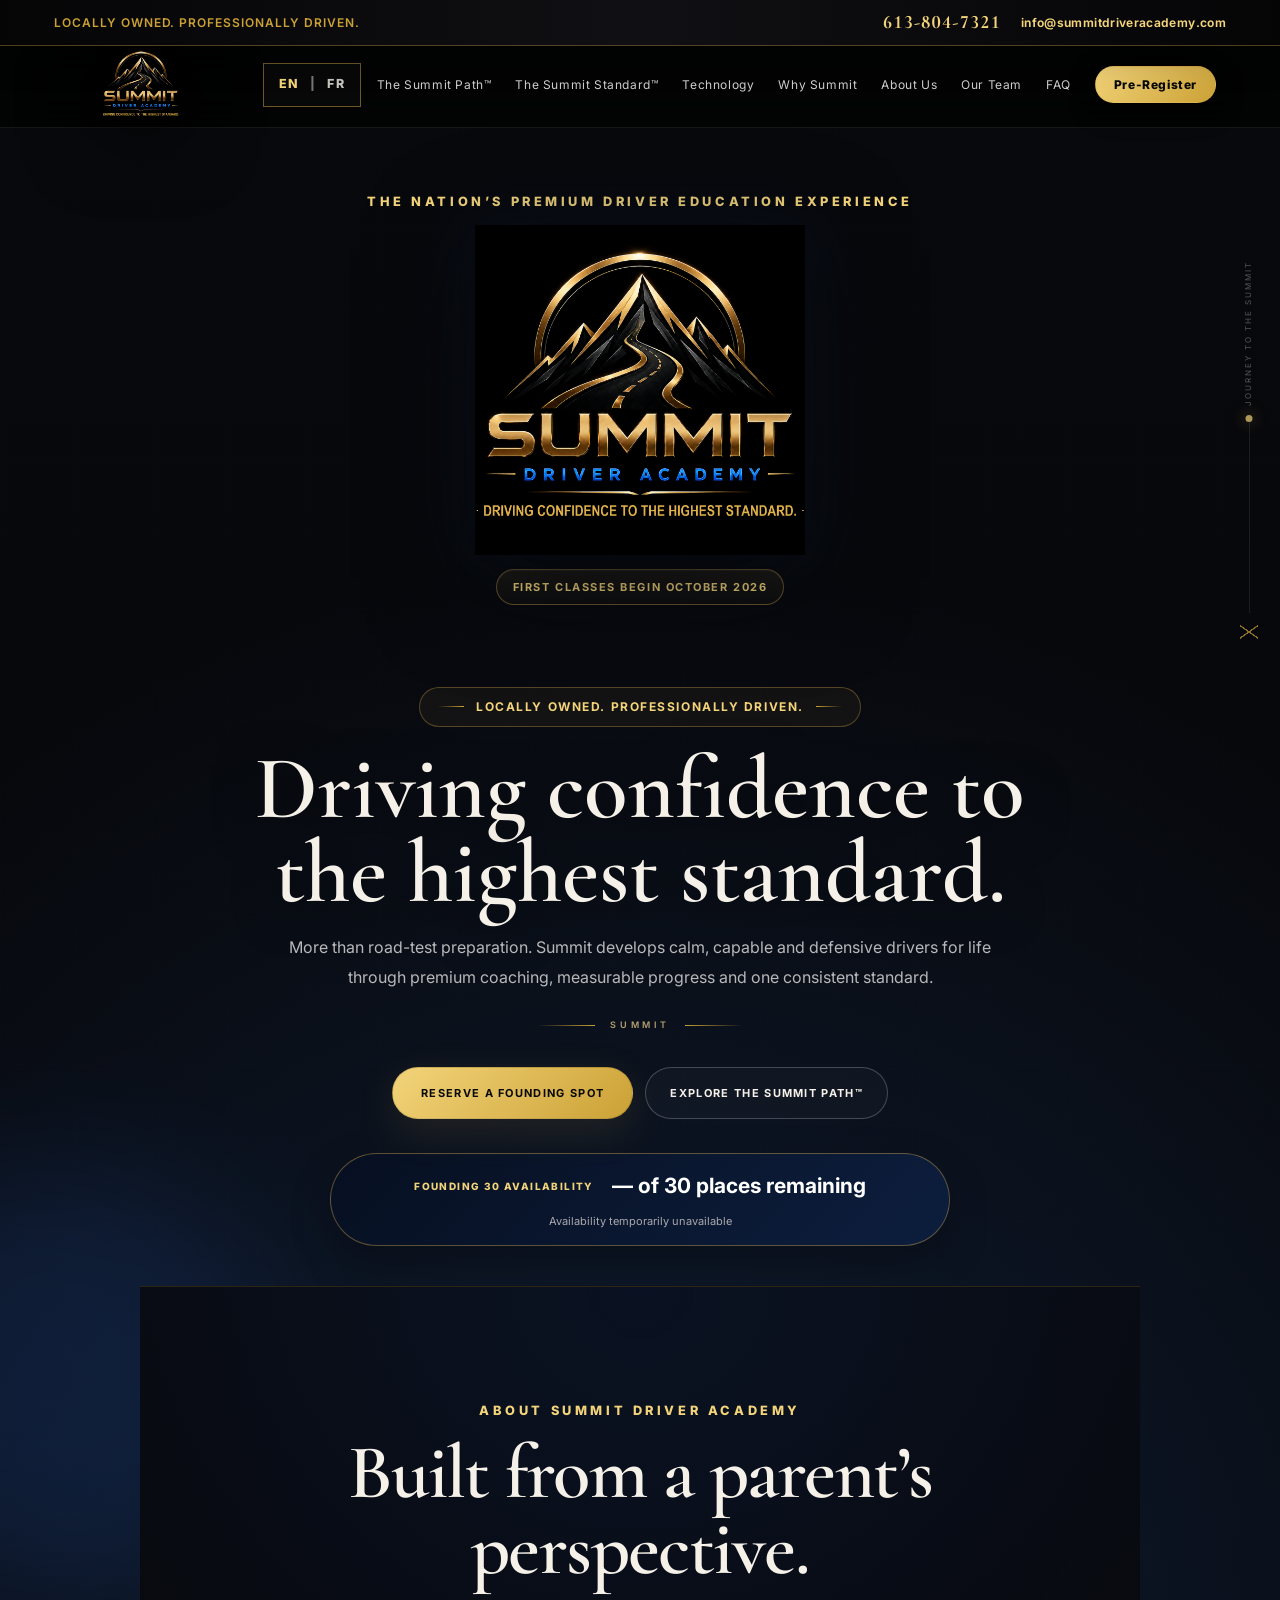
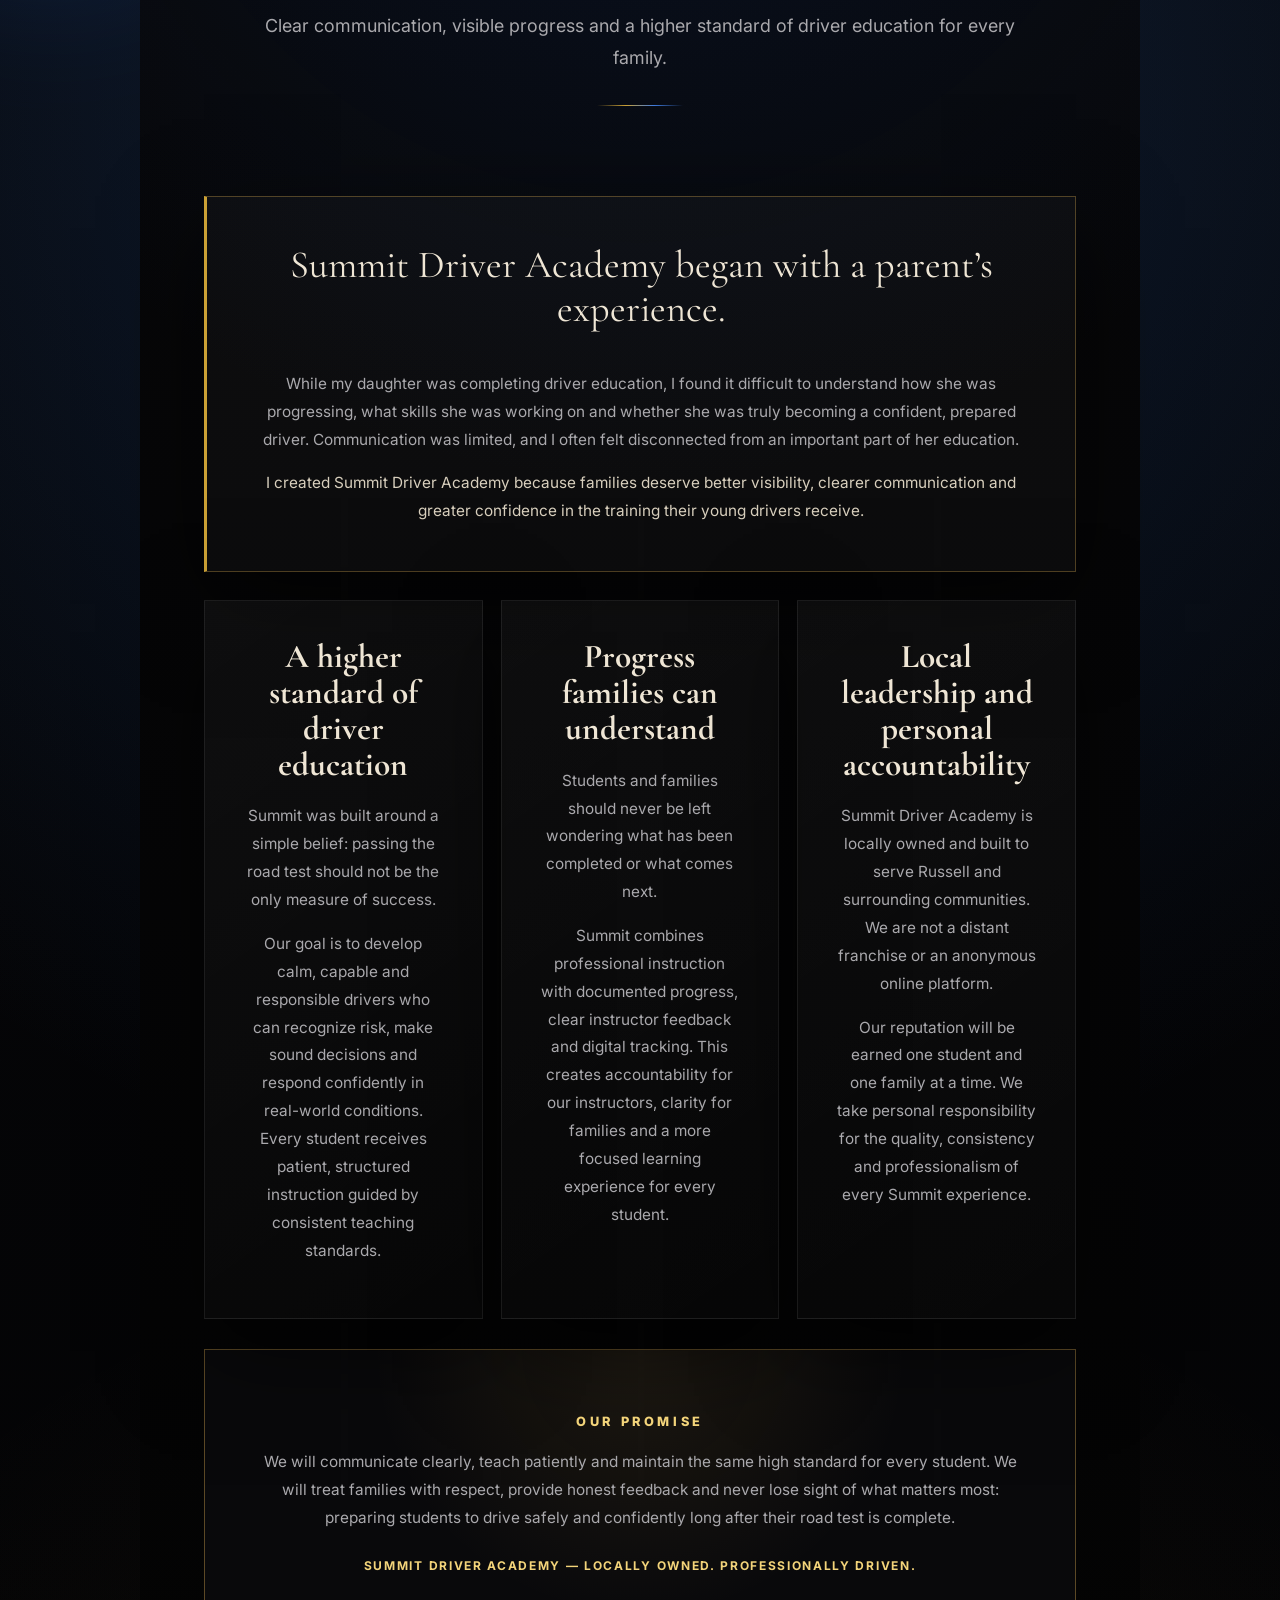
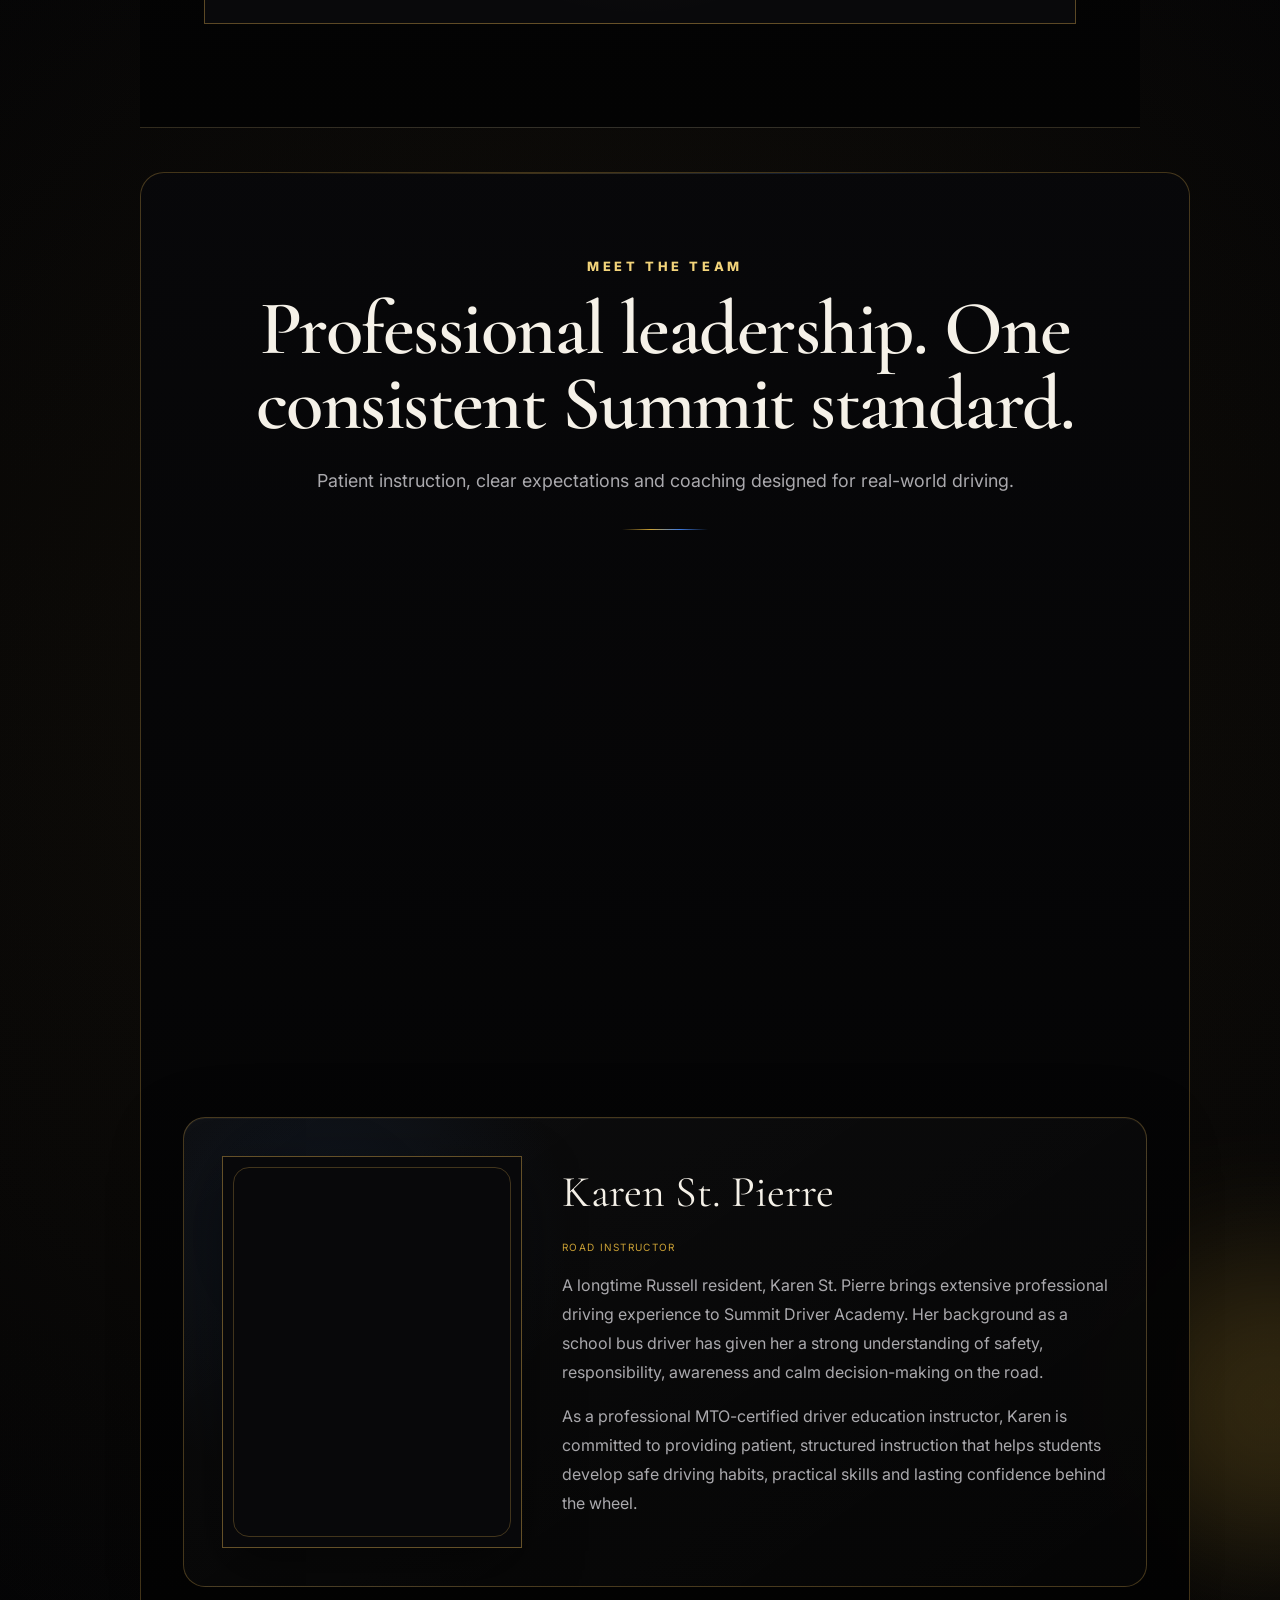
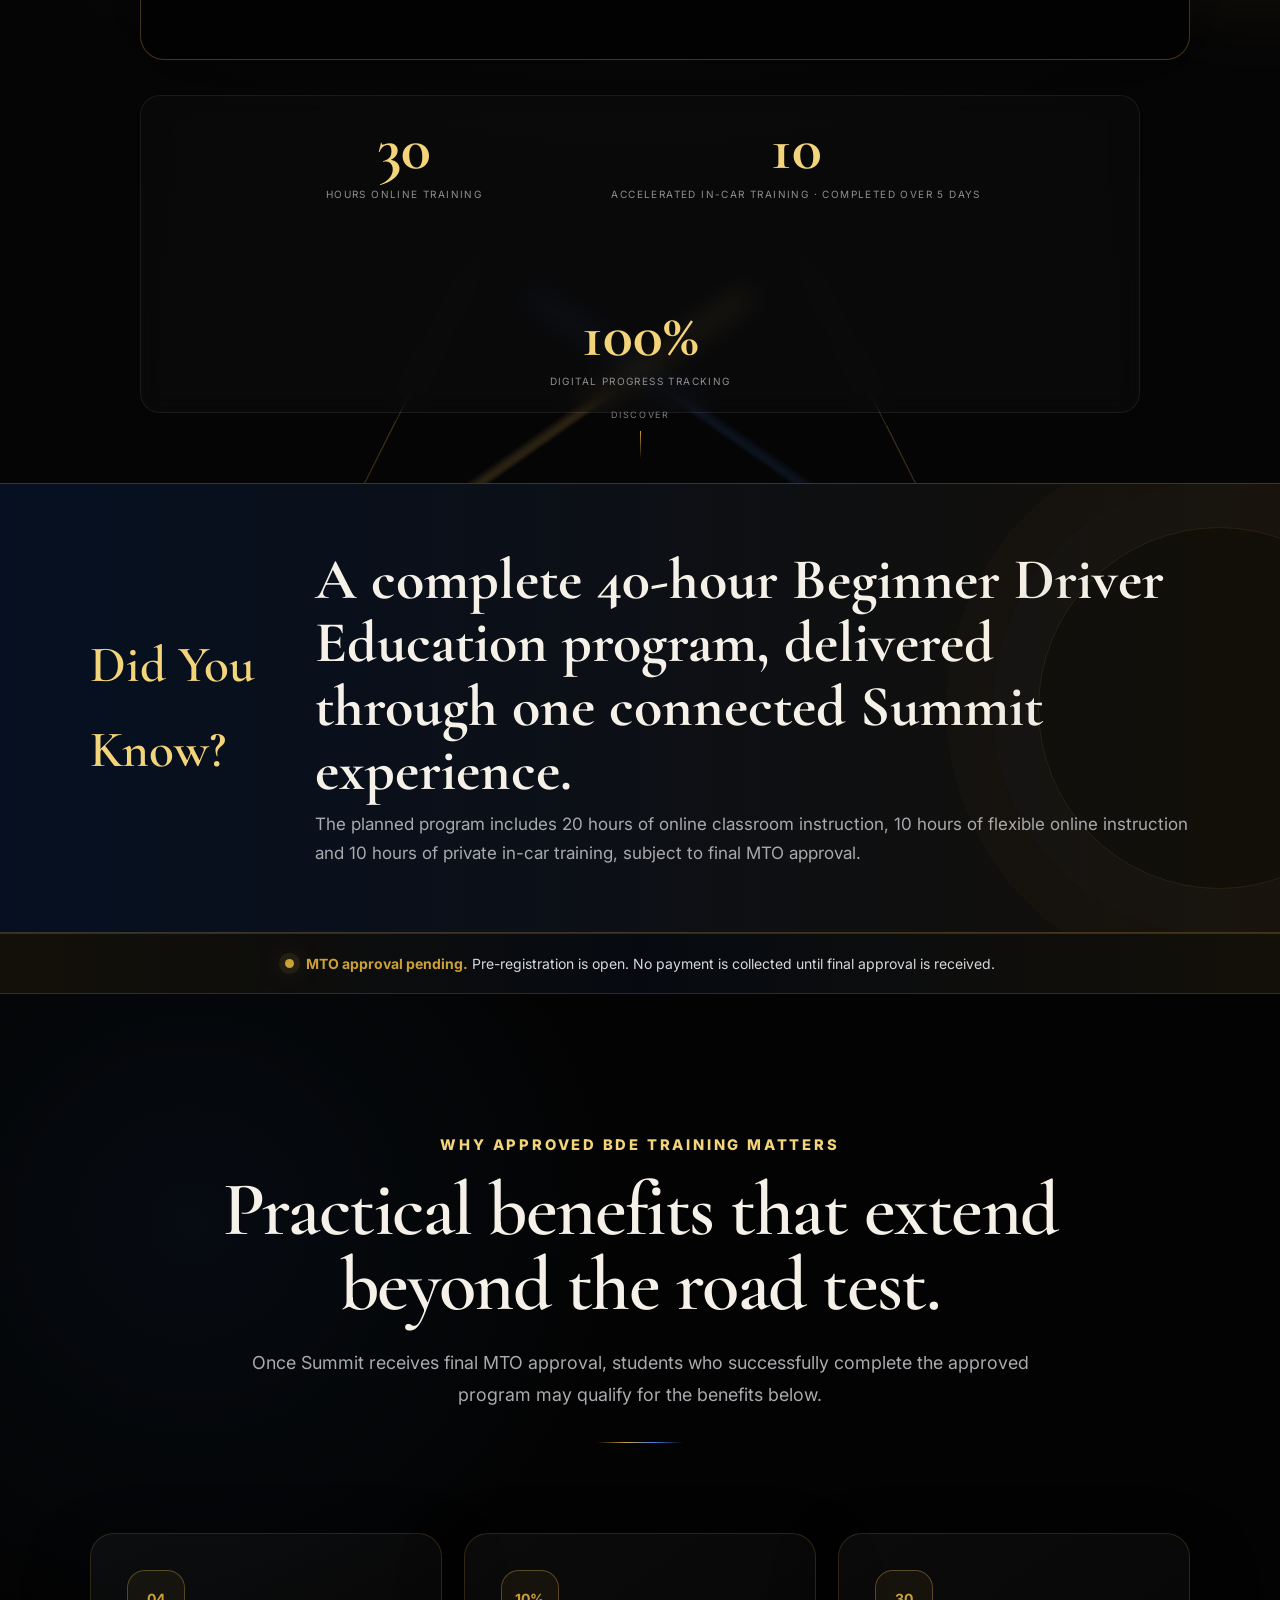
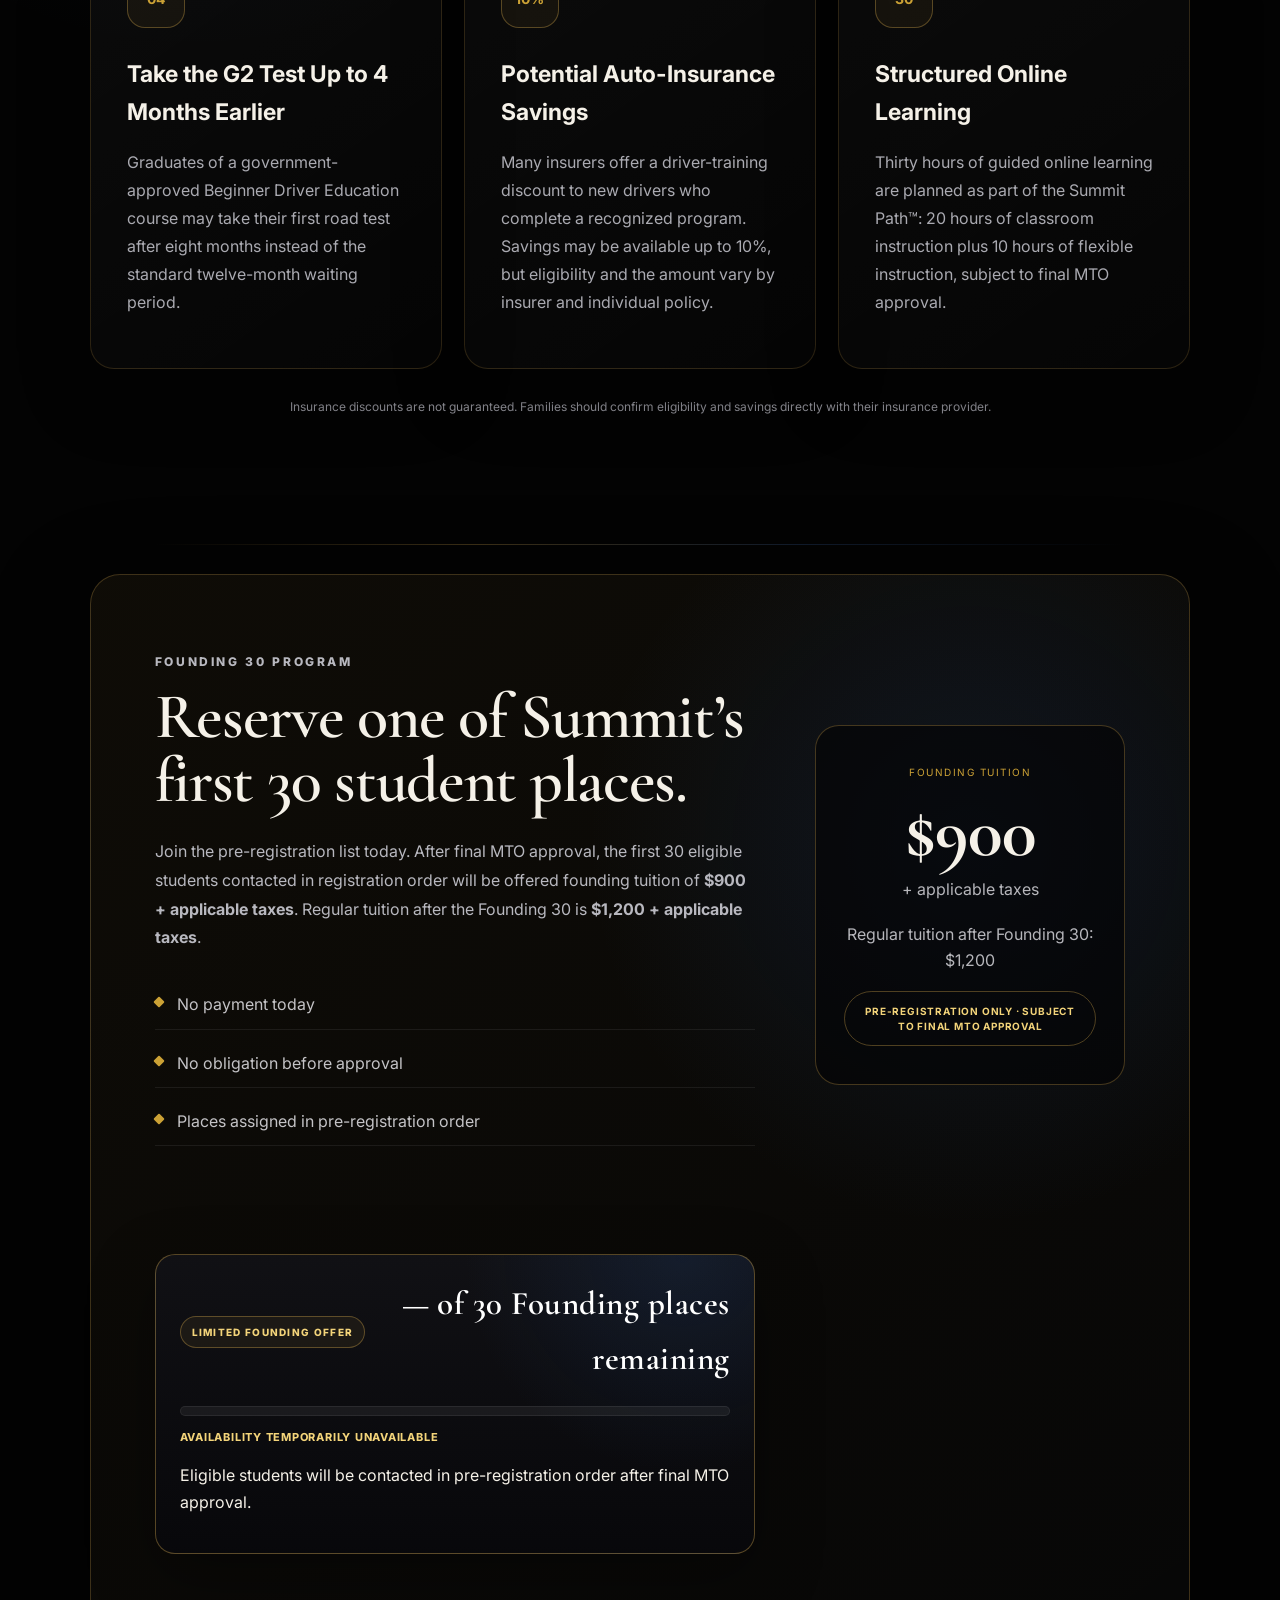
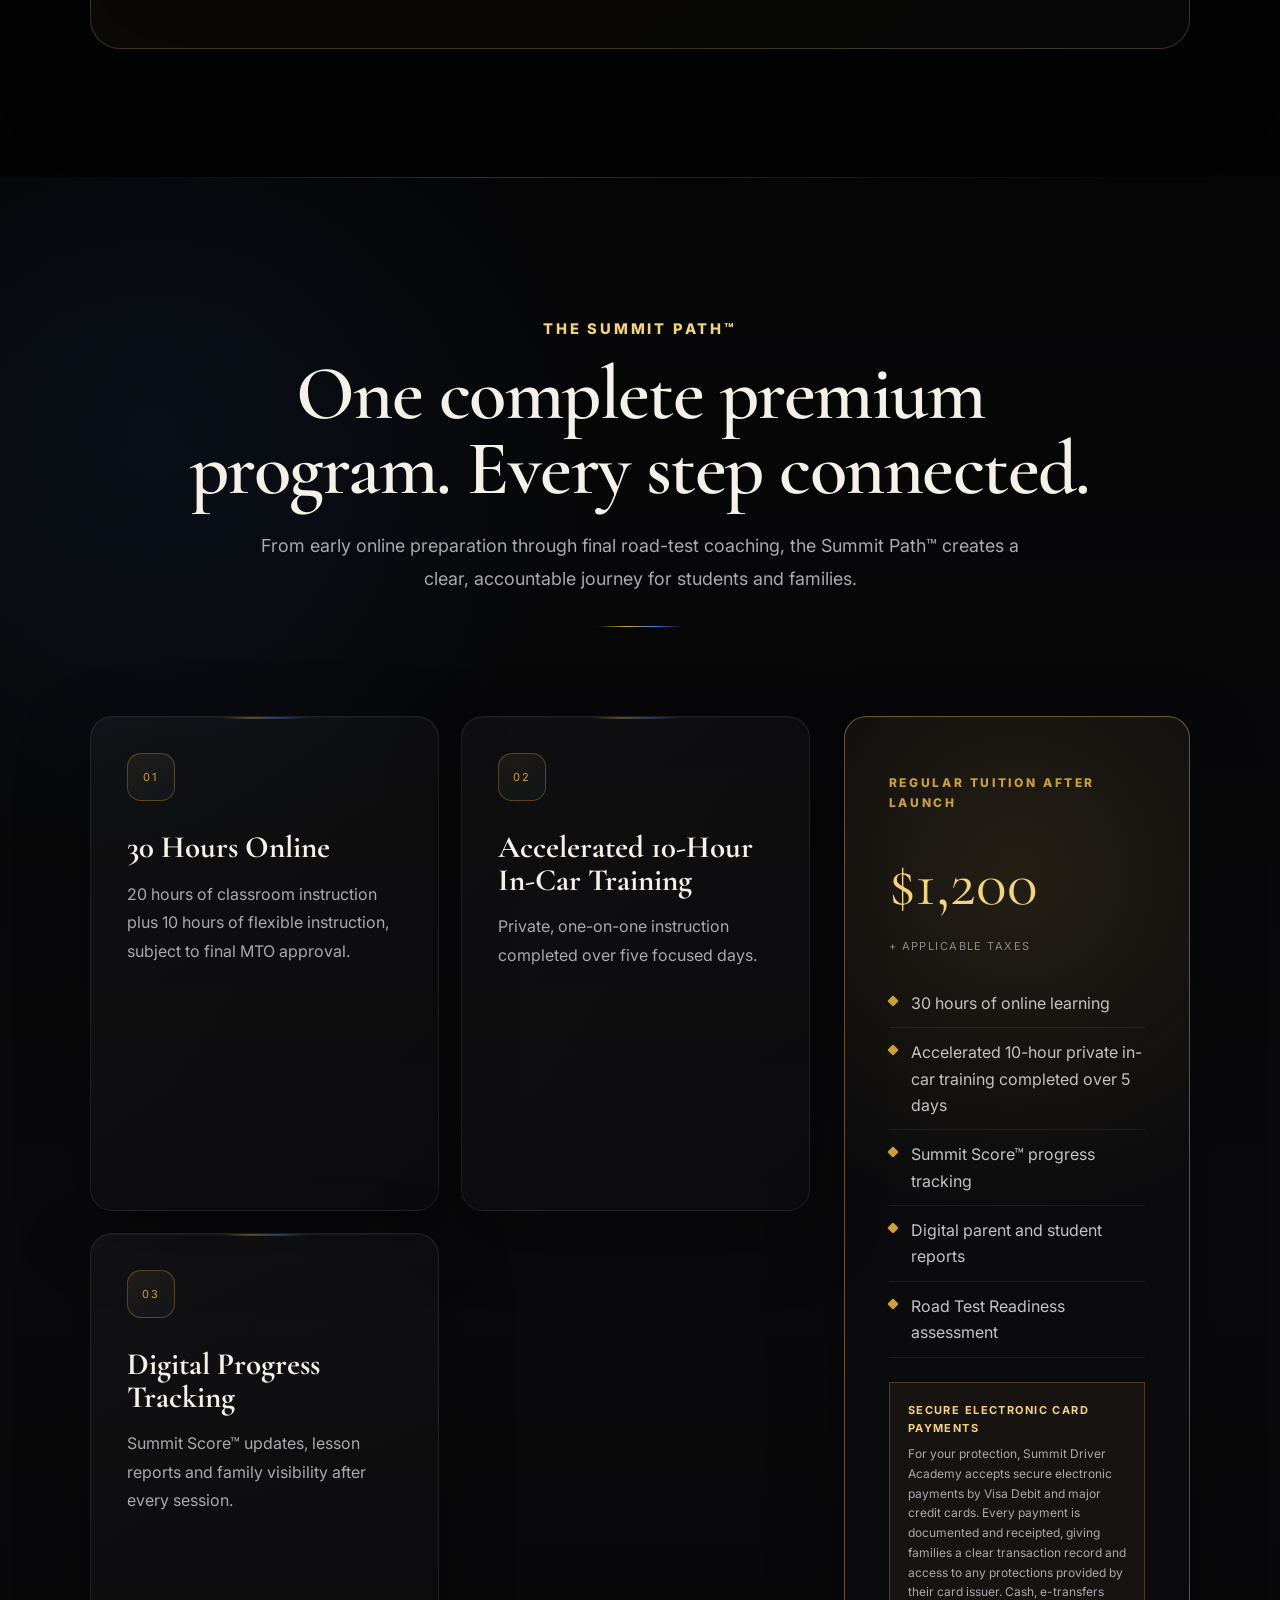
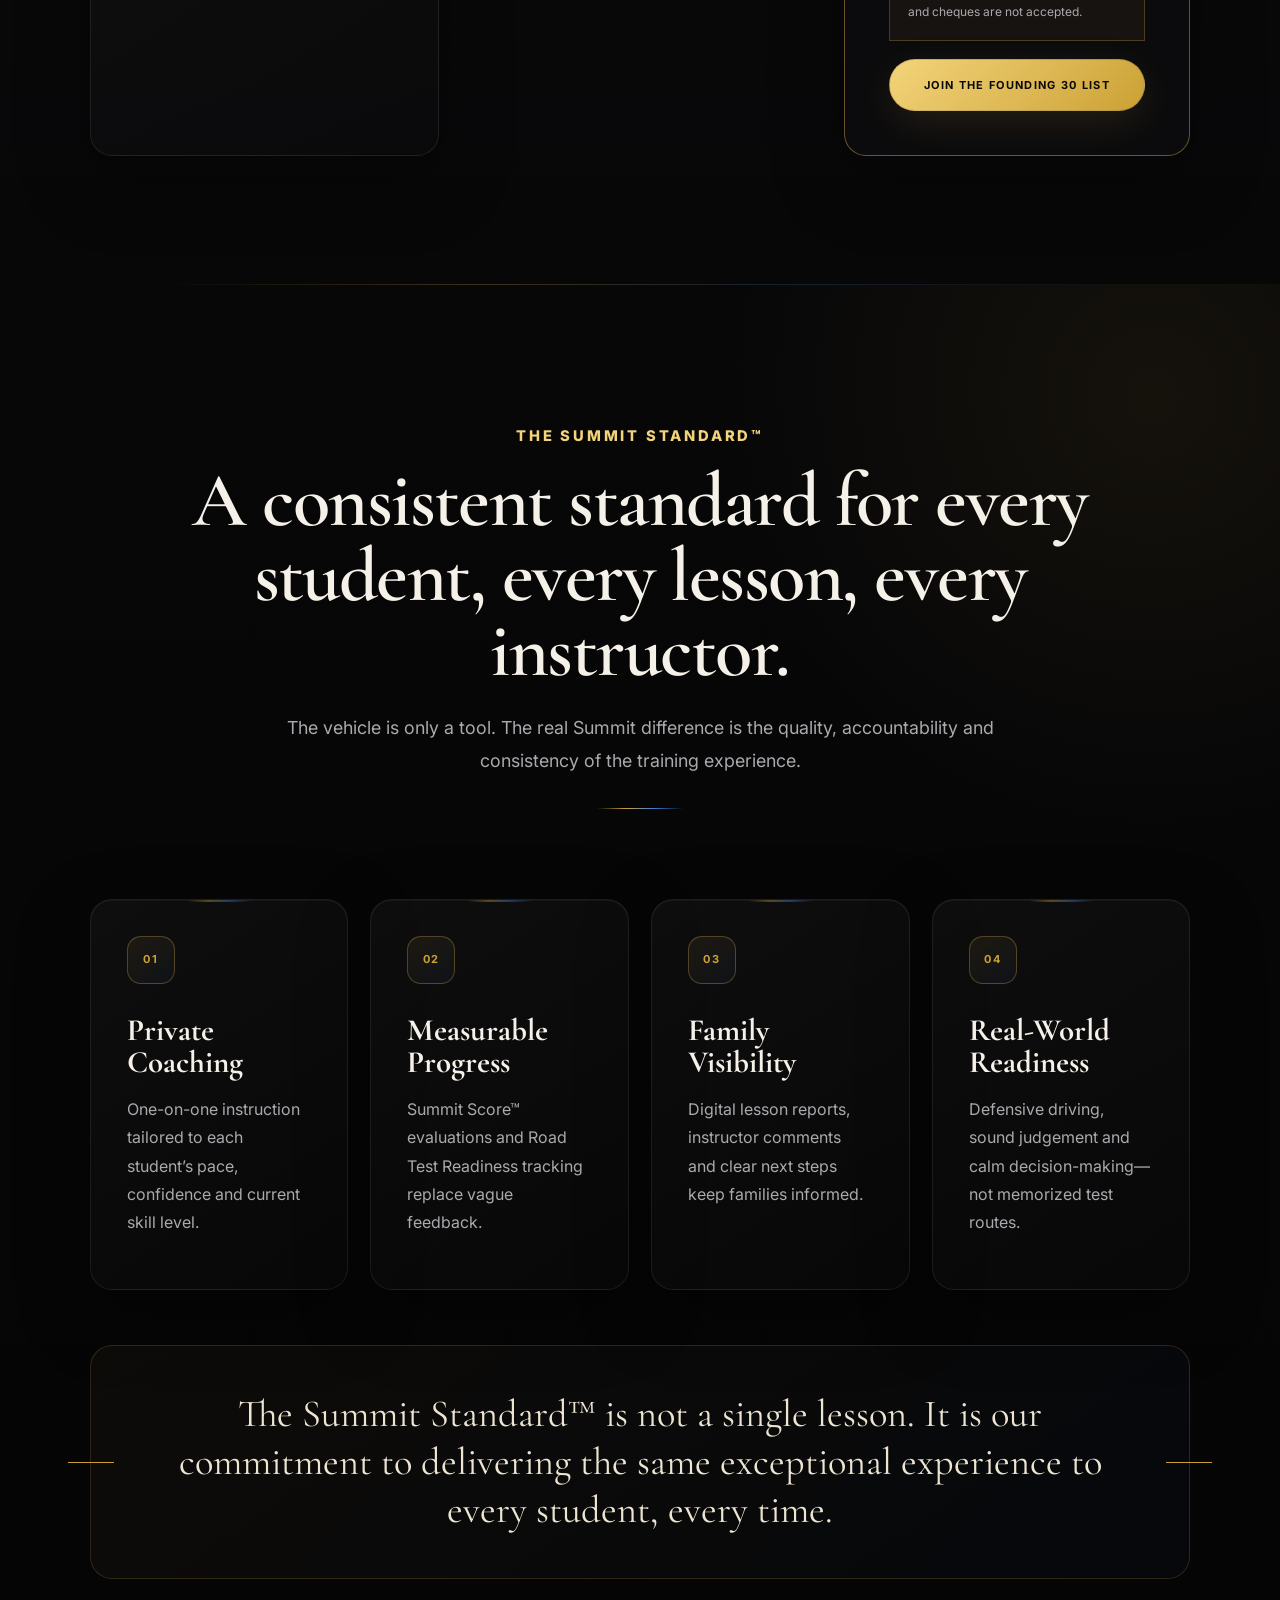
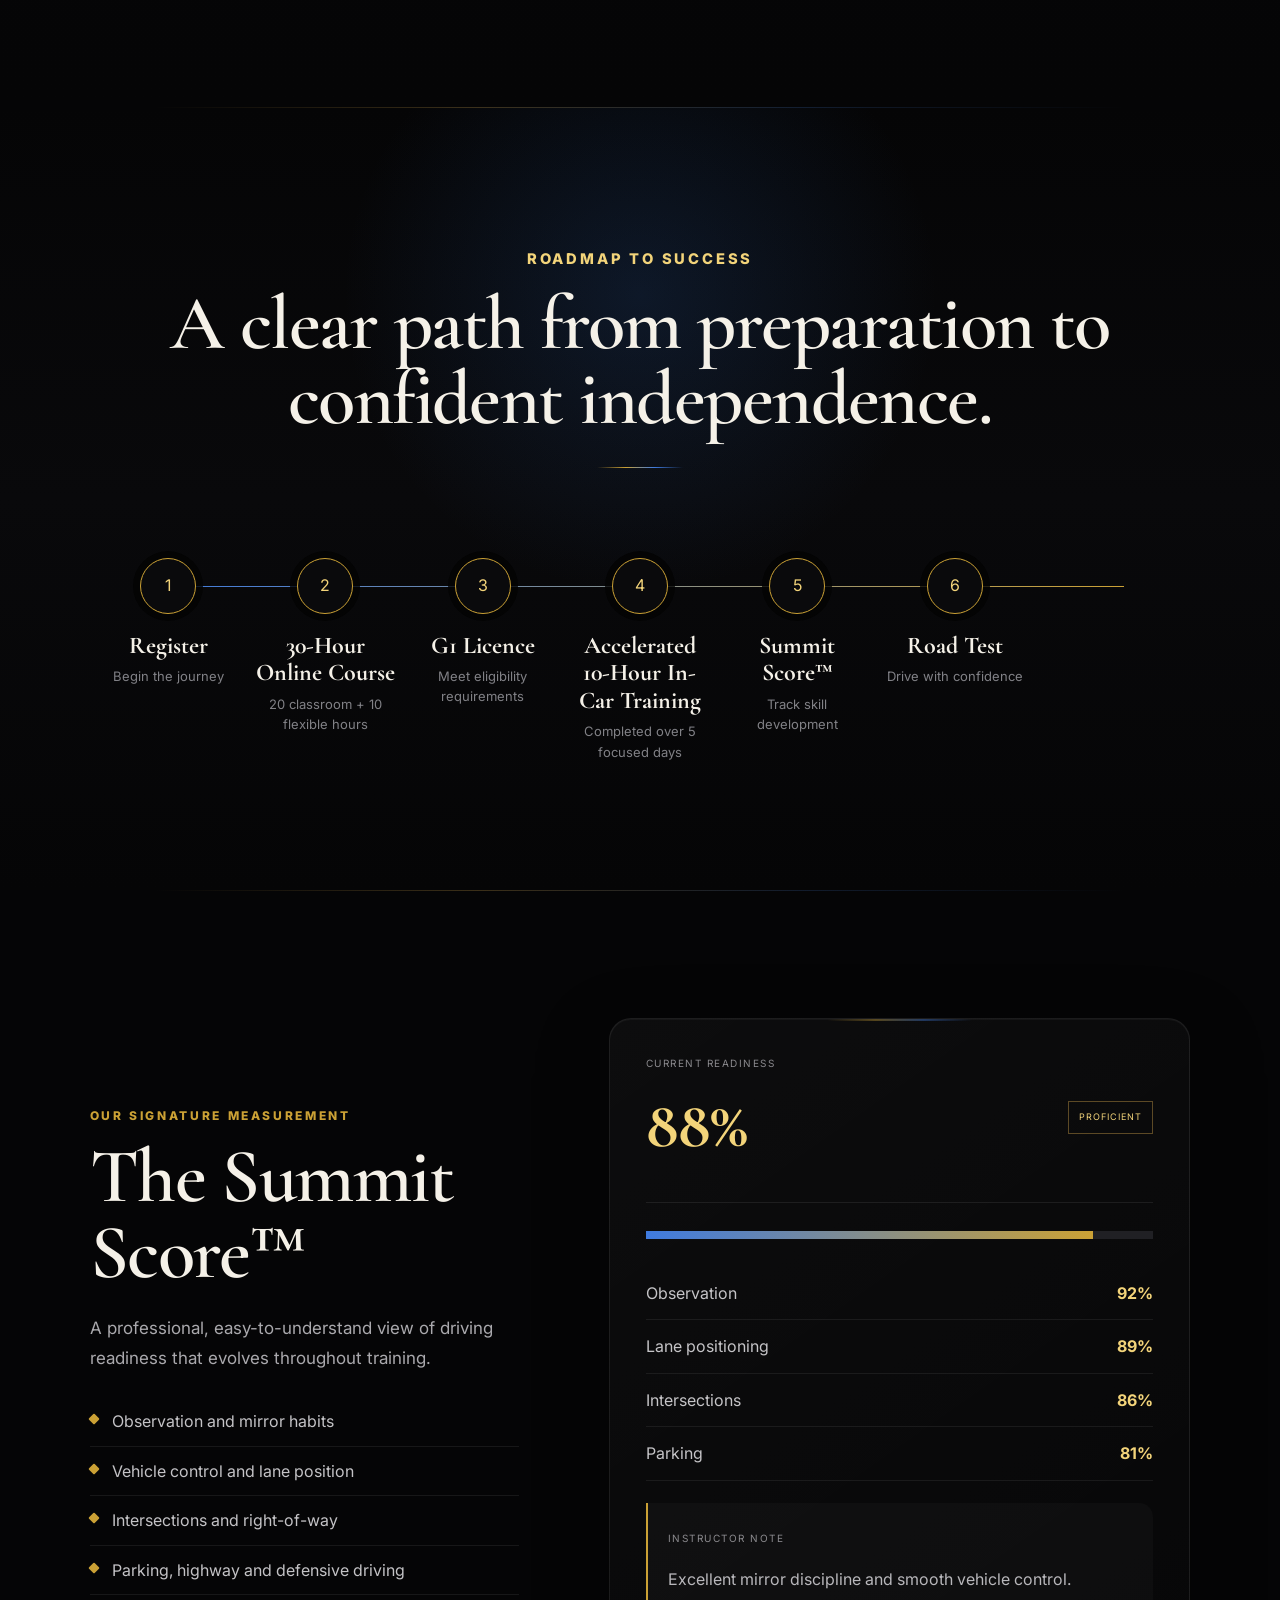
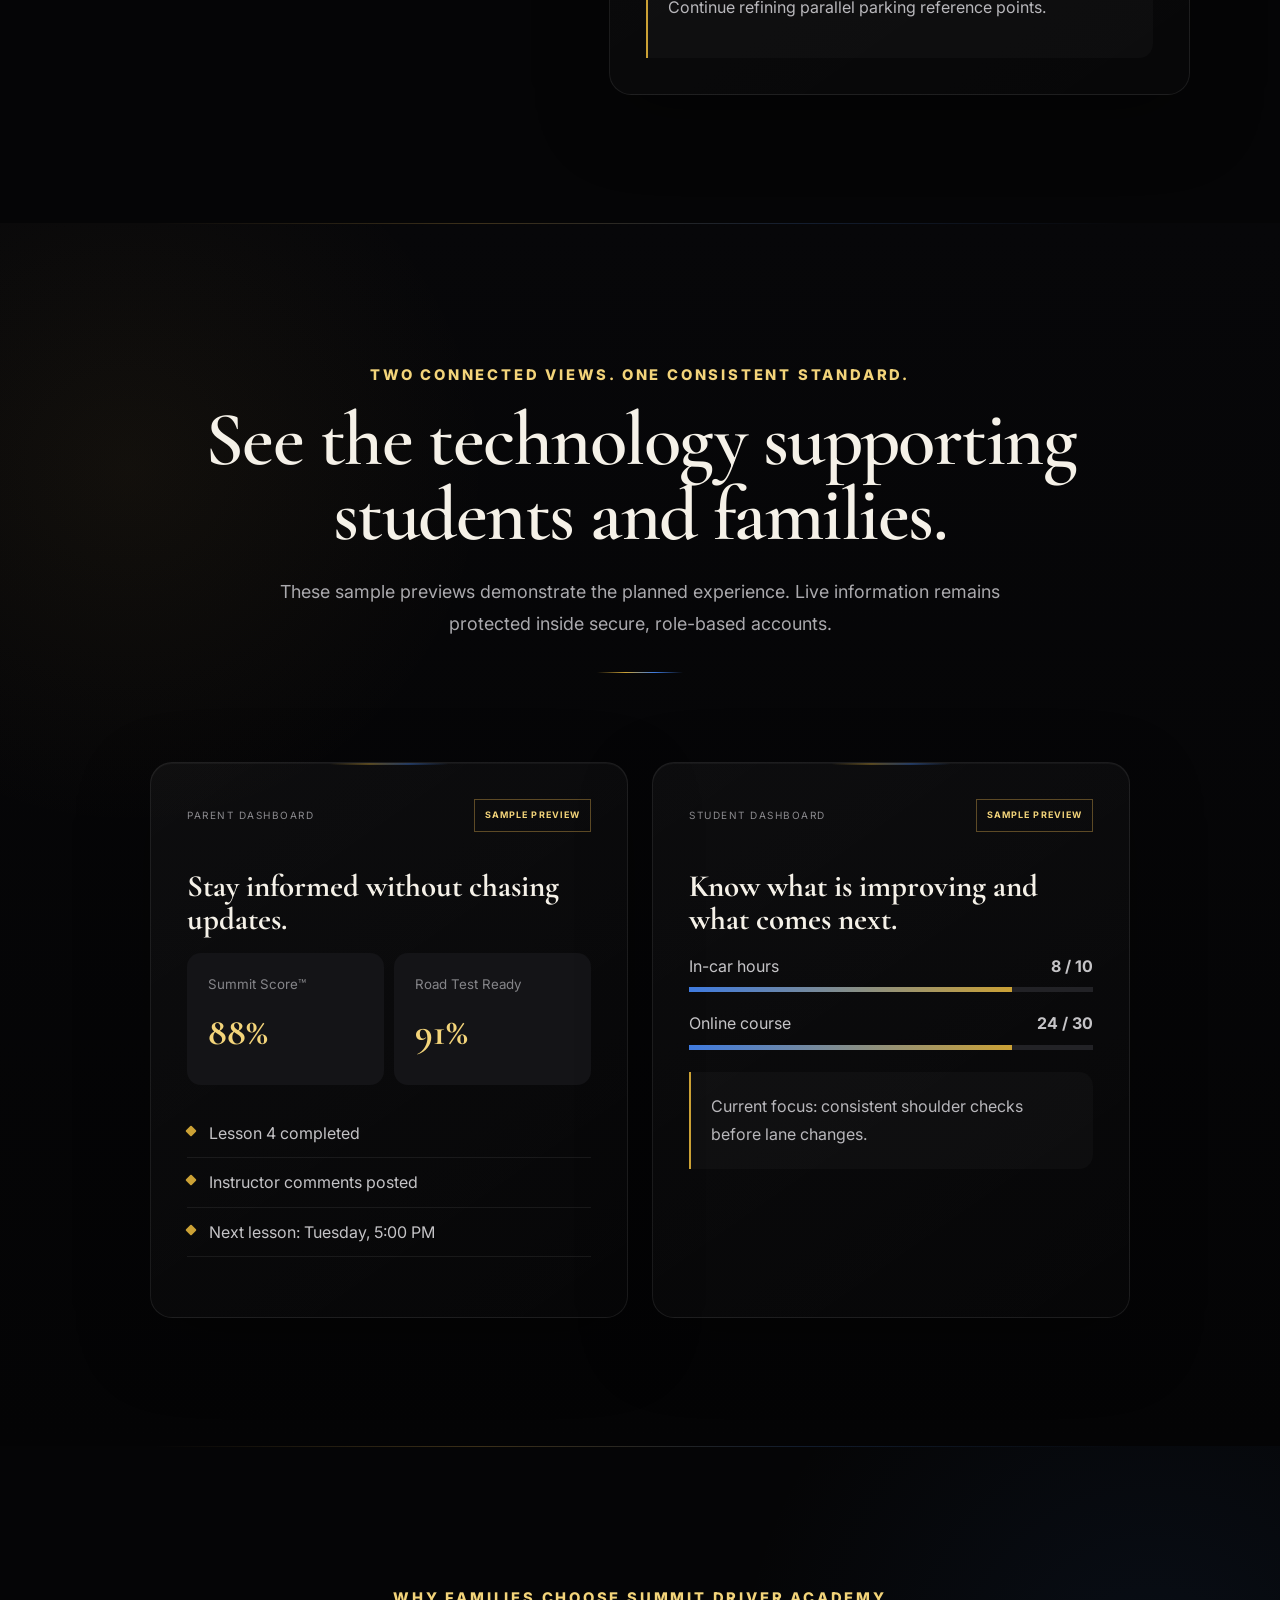
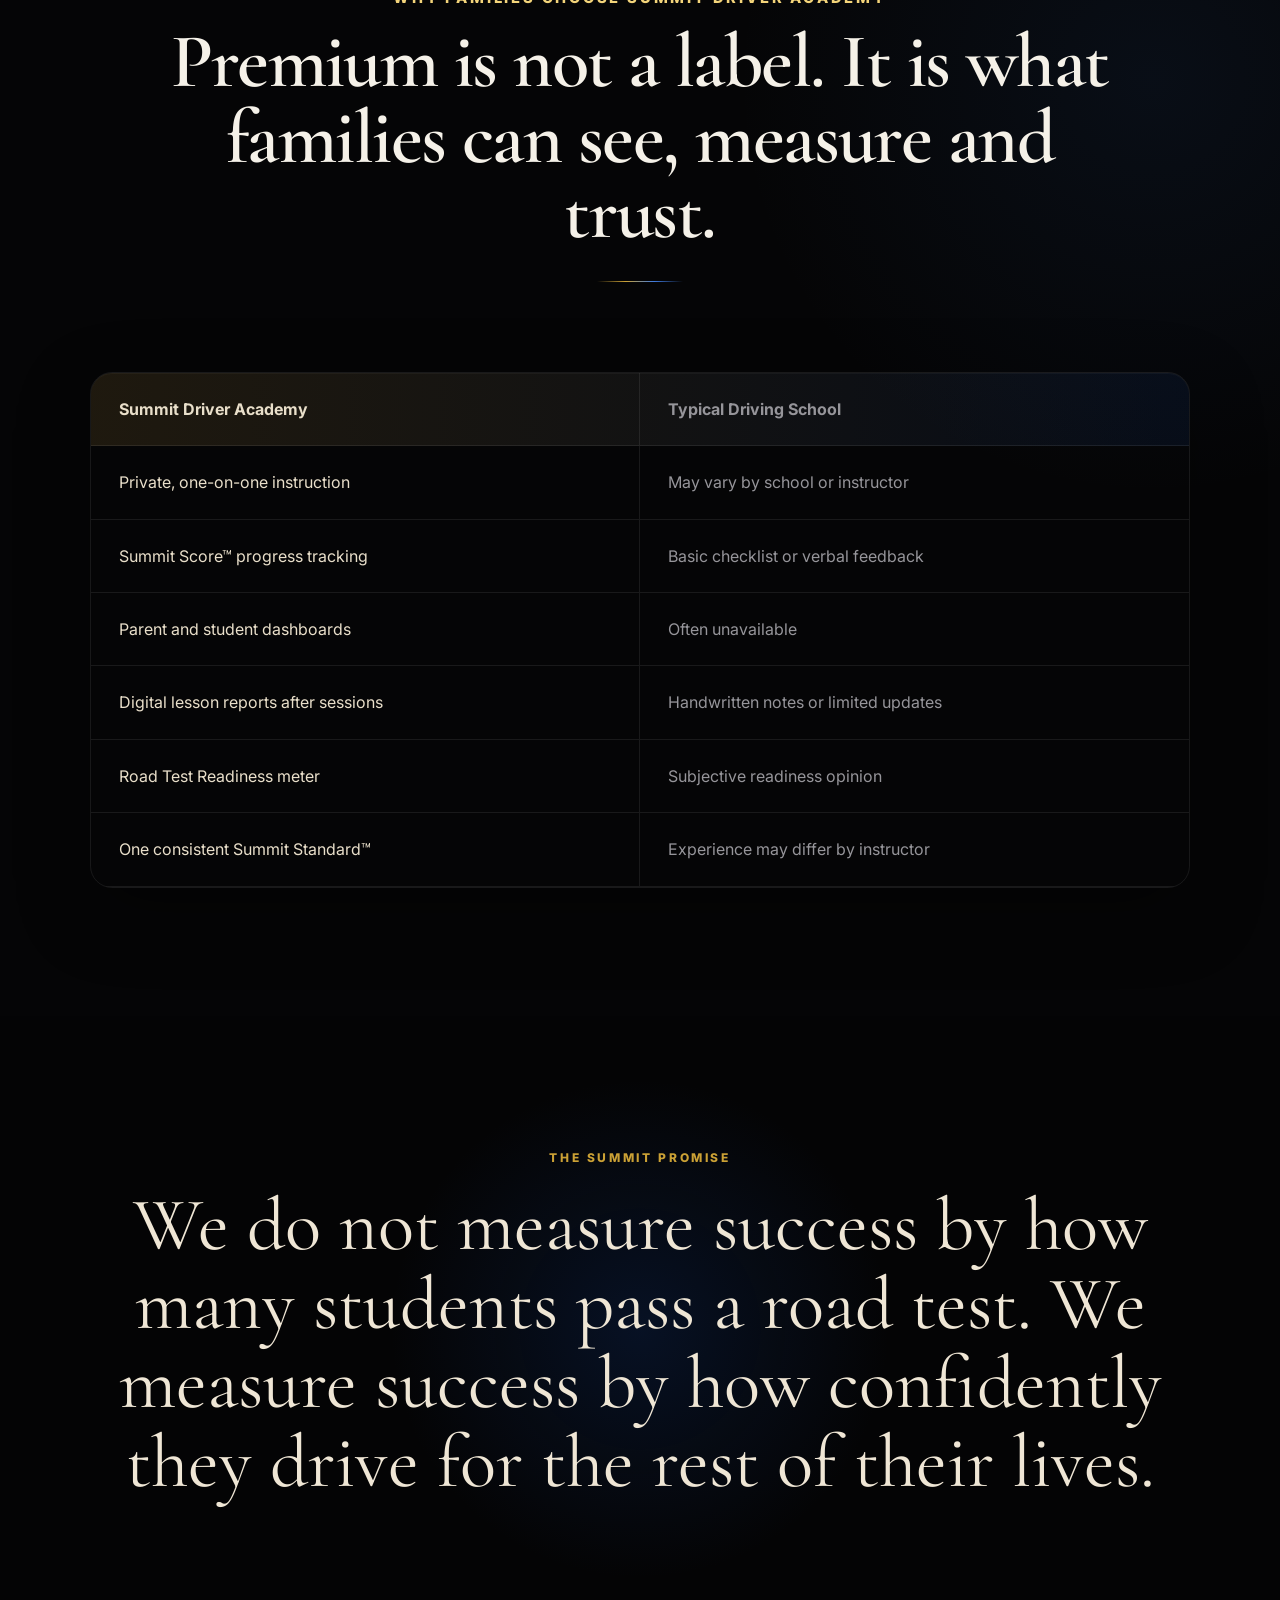
<file: index.html>
<!DOCTYPE html>

<html lang="en">
<head>
<script>
  if (/(?:^|&)type=invite(?:&|$)/.test(location.hash.replace(/^#/, ''))) {
    location.replace('/parent/' + location.search + location.hash);
  }
</script>
  <meta name="google-site-verification" content="ymYVEwKS_wI_VDzBYuymHHFyjjssd9YG1delGJghs8E" />
<meta charset="utf-8"/>
<meta content="width=device-width, initial-scale=1" name="viewport"/>
<meta content="Summit Driver Academy Inc. — premium bilingual driver education serving Russell, Embrun, Casselman and Ottawa. No-payment pre-registration open while final MTO approval is pending." name="description"/>
<meta name="keywords" content="driving school Russell Ontario, driving school Embrun, driving lessons Casselman, driving lessons Limoges, driving lessons Vars, bilingual driving school Ottawa, beginner driver education, private in-car driving lessons, accelerated in-car training, G2 road test preparation"/>
<meta name="robots" content="index,follow,max-image-preview:large"/>
<meta content="#050505" name="theme-color"/>
<title>Summit Driver Academy | The Nation’s Premium Driver Education Experience</title>
<link rel="canonical" href="https://summitdriveracademy.com/"/>
<link rel="alternate" hreflang="en-CA" href="https://summitdriveracademy.com/"/>
<link rel="alternate" hreflang="fr-CA" href="https://summitdriveracademy.com/fr/"/>
<link rel="alternate" hreflang="x-default" href="https://summitdriveracademy.com/"/>
<meta property="og:type" content="website"/>
<meta property="og:locale" content="en_CA"/>
<meta property="og:locale:alternate" content="fr_CA"/>
<meta property="og:site_name" content="Summit Driver Academy"/>
<meta property="og:title" content="Summit Driver Academy | Premium Bilingual Driver Education"/>
<meta property="og:description" content="Premium bilingual driver education serving Russell, Embrun, Casselman, Limoges, Vars, Ottawa and surrounding communities."/>
<meta property="og:url" content="https://summitdriveracademy.com/"/>
<meta property="og:image" content="https://summitdriveracademy.com/assets/summit-logo-legible-gold.png"/>
<meta name="twitter:card" content="summary_large_image"/>
<script type="application/ld+json">
{"@context":"https://schema.org","@type":"LocalBusiness","name":"Summit Driver Academy Inc.","url":"https://summitdriveracademy.com/","logo":"https://summitdriveracademy.com/assets/summit-logo-legible-gold.png","image":"https://summitdriveracademy.com/assets/summit-logo-legible-gold.png","telephone":"+1-613-804-7321","email":"info@summitdriveracademy.com","description":"Premium bilingual driver education and private in-car driving instruction. No-payment pre-registration is open while final MTO approval is pending.","priceRange":"$$$","areaServed":[{"@type":"City","name":"Russell, Ontario"},{"@type":"City","name":"Embrun, Ontario"},{"@type":"City","name":"Casselman, Ontario"},{"@type":"City","name":"Limoges, Ontario"},{"@type":"City","name":"Vars, Ontario"},{"@type":"City","name":"Ottawa, Ontario"}],"openingHoursSpecification":[{"@type":"OpeningHoursSpecification","dayOfWeek":["Monday","Tuesday","Wednesday","Thursday","Friday"],"opens":"09:00","closes":"21:00"}]}
</script>
<link href="https://fonts.googleapis.com" rel="preconnect"/>
<link crossorigin="" href="https://fonts.gstatic.com" rel="preconnect"/>
<link href="https://fonts.googleapis.com/css2?family=Cormorant+Garamond:wght@500;600;700&amp;family=Inter:wght@400;500;600;700&amp;display=swap" rel="stylesheet"/>
<link href="styles.css" rel="stylesheet">
</link></head>
<body>
<a class="skip-link" href="#main">Skip to content</a>
<div class="contact-strip">
<div><span>Locally Owned. Professionally Driven.</span><a href="tel:+16138047321">613-804-7321</a><a href="mailto:info@summitdriveracademy.com">info@summitdriveracademy.com</a></div>
</div>
<header class="site-header" id="top">
<a aria-label="Summit Driver Academy home" class="brand" href="#top"><img alt="Summit Driver Academy logo" src="assets/summit-logo-legible-gold.png" width="1254" height="1254" decoding="async"/></a>
<div aria-label="Language selector" class="language-switch">
<a aria-current="page" class="active" href="index.html" lang="en">EN</a>
<span aria-hidden="true">|</span>
<a href="fr/index.html" lang="fr">FR</a>
</div>
<button type="button" aria-expanded="false" aria-controls="primary-navigation" aria-label="Open navigation" class="menu-toggle"><span></span><span></span><span></span></button>
<nav id="primary-navigation" aria-label="Primary navigation" class="nav">
<a href="#path">The Summit Path™</a>
<a href="#standard">The Summit Standard™</a>
<a href="#technology">Technology</a>
<a href="#families">Why Summit</a>
<a href="#about">About Us</a>
<a href="#team">Our Team</a>
<a href="#faq">FAQ</a>
<a class="nav-cta" href="#contact">Pre-Register</a>
</nav>
</header>
<main id="main">
<aside aria-hidden="true" class="journey-rail">
<span class="journey-label">JOURNEY TO THE SUMMIT</span>
<div class="journey-track"><i class="journey-progress"></i></div>
<span class="journey-peak"></span>
</aside>
<section aria-labelledby="hero-title" class="hero">
<div class="hero-glow glow-one"></div><div class="hero-glow glow-two"></div><div aria-hidden="true" class="road-lines"></div>
<div class="hero-content reveal">
<p class="eyebrow">The Nation’s Premium Driver Education Experience</p>
<img alt="Summit Driver Academy" class="hero-logo" src="assets/summit-logo-legible-gold.png" width="1254" height="1254" decoding="async"/>
<div class="launch-badge">First Classes Begin October 2026</div>
<div class="hero-brand-promise">
<span>Locally Owned. Professionally Driven.</span>
</div>
<h1 id="hero-title">Driving confidence to the highest standard.</h1>
<p class="hero-copy">More than road-test preparation. Summit develops calm, capable and defensive drivers for life through premium coaching, measurable progress and one consistent standard.</p>
<div aria-hidden="true" class="hero-signature"><span></span><b>SUMMIT</b><span></span></div>
<div class="hero-actions">
<a class="button button-primary" href="#contact">Reserve a Founding Spot</a>
<a class="button button-secondary" href="#path">Explore the Summit Path™</a>
</div>
<div class="hero-founding-counter" aria-label="Live Founding 30 availability">
<span class="hero-founding-counter-label">Founding 30 availability</span>
<strong><span data-founding-remaining>—</span> of 30 places remaining</strong>
<small data-founding-status>Checking live availability…</small>
</div>
<section class="section about-section" id="about">
<div class="section-heading reveal"><p class="eyebrow">About Summit Driver Academy</p><h2>Built from a parent’s perspective.</h2><p>Clear communication, visible progress and a higher standard of driver education for every family.</p></div>
<div class="about-story reveal">
<p>Summit Driver Academy began with a parent’s experience.</p>
<p>While my daughter was completing driver education, I found it difficult to understand how she was progressing, what skills she was working on and whether she was truly becoming a confident, prepared driver. Communication was limited, and I often felt disconnected from an important part of her education.</p>
<p>I created Summit Driver Academy because families deserve better visibility, clearer communication and greater confidence in the training their young drivers receive.</p>
</div>
<div class="about-principles">
<article class="about-card reveal"><h3>A higher standard of driver education</h3><p>Summit was built around a simple belief: passing the road test should not be the only measure of success.</p><p>Our goal is to develop calm, capable and responsible drivers who can recognize risk, make sound decisions and respond confidently in real-world conditions. Every student receives patient, structured instruction guided by consistent teaching standards.</p></article>
<article class="about-card reveal"><h3>Progress families can understand</h3><p>Students and families should never be left wondering what has been completed or what comes next.</p><p>Summit combines professional instruction with documented progress, clear instructor feedback and digital tracking. This creates accountability for our instructors, clarity for families and a more focused learning experience for every student.</p></article>
<article class="about-card reveal"><h3>Local leadership and personal accountability</h3><p>Summit Driver Academy is locally owned and built to serve Russell and surrounding communities. We are not a distant franchise or an anonymous online platform.</p><p>Our reputation will be earned one student and one family at a time. We take personal responsibility for the quality, consistency and professionalism of every Summit experience.</p></article>
</div>
<aside class="about-promise reveal"><p class="eyebrow">Our Promise</p><p>We will communicate clearly, teach patiently and maintain the same high standard for every student. We will treat families with respect, provide honest feedback and never lose sight of what matters most: preparing students to drive safely and confidently long after their road test is complete.</p><strong>Summit Driver Academy — Locally owned. Professionally driven.</strong></aside>
</section>
<section class="section team-section" id="team">
<div class="section-heading reveal"><p class="eyebrow">Meet the Team</p><h2>Professional leadership. One consistent Summit standard.</h2><p>Patient instruction, clear expectations and coaching designed for real-world driving.</p></div>
<div class="team-grid">
<article class="team-card reveal"><div class="team-photo"><img loading="lazy" decoding="async" width="1149" height="1369" alt="Jason St. Louis, Senior Road Instructor and Operations Partner at Summit Driver Academy" src="assets/jason-st-louis-headshot.jpeg"/></div><div><p class="team-name">Jason St. Louis</p><p class="team-title">Senior Road Instructor &amp; Operations Partner</p><p>A local Russell resident and former professional MMA athlete, Jason St. Louis brings discipline, focus and years of coaching experience to driver education. His calm, professional approach helps students build safe driving habits, lasting confidence and sound decision-making behind the wheel.</p><p>As Senior Road Instructor &amp; Operations Partner, Jason helps oversee instructor standards, student progress and the consistency of the Summit experience.</p></div></article>
<article class="team-card reveal"><div class="team-photo"><img loading="lazy" decoding="async" width="1122" height="1402" alt="Karen St. Pierre, Road Instructor at Summit Driver Academy" src="assets/karen-st-pierre-headshot.png?v=3"/></div><div><p class="team-name">Karen St. Pierre</p><p class="team-title">Road Instructor</p><p>A longtime Russell resident, Karen St. Pierre brings extensive professional driving experience to Summit Driver Academy. Her background as a school bus driver has given her a strong understanding of safety, responsibility, awareness and calm decision-making on the road.</p><p>As a professional MTO-certified driver education instructor, Karen is committed to providing patient, structured instruction that helps students develop safe driving habits, practical skills and lasting confidence behind the wheel.</p></div></article>
</div>
</section>
<div aria-label="Program highlights" class="hero-proof">
<div><strong>30</strong><span>Hours online training</span></div>
<div><strong>10</strong><span>Accelerated in-car training · completed over 5 days</span></div>
<div><strong>100%</strong><span>Digital progress tracking</span></div>
</div>
</div>
<a class="scroll-cue" href="#did-you-know"><span>Discover</span><i></i></a>
</section>
<section class="notice-band" id="did-you-know">
<div class="notice-inner reveal">
<span class="notice-kicker">Did You Know?</span>
<div>
<h2>A complete 40-hour Beginner Driver Education program, delivered through one connected Summit experience.</h2>
<p>The planned program includes 20 hours of online classroom instruction, 10 hours of flexible online instruction and 10 hours of private in-car training, subject to final MTO approval.</p>
</div>
</div>
</section><section aria-label="Current launch status" class="approval-banner">
<div class="approval-inner reveal">
<span aria-hidden="true" class="status-dot"></span>
<p><strong>MTO approval pending.</strong> Pre-registration is open. No payment is collected until final approval is received.</p>
</div>
</section><section class="section benefits-section" id="benefits">
<div class="section-heading reveal">
<p class="eyebrow">Why Approved BDE Training Matters</p>
<h2>Practical benefits that extend beyond the road test.</h2>
<p>Once Summit receives final MTO approval, students who successfully complete the approved program may qualify for the benefits below.</p>
</div>
<div class="benefit-grid">
<article class="benefit-card reveal"><span aria-hidden="true">04</span><h3>Take the G2 Test Up to 4 Months Earlier</h3><p>Graduates of a government-approved Beginner Driver Education course may take their first road test after eight months instead of the standard twelve-month waiting period.</p></article>
<article class="benefit-card reveal"><span aria-hidden="true">10%</span><h3>Potential Auto-Insurance Savings</h3><p>Many insurers offer a driver-training discount to new drivers who complete a recognized program. Savings may be available up to 10%, but eligibility and the amount vary by insurer and individual policy.</p></article>
<article class="benefit-card reveal"><span aria-hidden="true">30</span><h3>Structured Online Learning</h3><p>Thirty hours of guided online learning are planned as part of the Summit Path™: 20 hours of classroom instruction plus 10 hours of flexible instruction, subject to final MTO approval.</p></article>
</div>
<p class="legal-note reveal">Insurance discounts are not guaranteed. Families should confirm eligibility and savings directly with their insurance provider.</p>
</section><section class="section founding-section" id="founding-30">
<div class="founding-shell reveal">
<div class="founding-copy">
<p class="eyebrow">Founding 30 Program</p>
<h2>Reserve one of Summit’s first 30 student places.</h2>
<p>Join the pre-registration list today. After final MTO approval, the first 30 eligible students contacted in registration order will be offered founding tuition of <strong>$900 + applicable taxes</strong>. Regular tuition after the Founding 30 is <strong>$1,200 + applicable taxes</strong>.</p>
<ul class="check-list compact"><li>No payment today</li><li>No obligation before approval</li><li>Places assigned in pre-registration order</li></ul>
</div>
<div aria-label="Founding 30 tuition" class="founding-price"><small>Founding tuition</small><strong>$900</strong><span>+ applicable taxes</span><em class="regular-tuition">Regular tuition after Founding 30: $1,200</em><p class="approval-status">Pre-registration only · Subject to final MTO approval</p></div>

          <div class="founding-counter" aria-label="Live Founding 30 availability"><div class="founding-counter-top"><span class="founding-counter-badge">Limited Founding Offer</span><strong><span data-founding-remaining>—</span> of 30 Founding places remaining</strong></div><div class="founding-progress-track" role="progressbar" aria-label="Founding places claimed" aria-valuemin="0" aria-valuemax="30" aria-valuenow="0"><span class="founding-progress-fill" data-founding-progress></span></div><div class="founding-counter-meta"><span data-founding-status>Checking live availability…</span><span data-founding-claimed></span></div><p>Eligible students will be contacted in pre-registration order after final MTO approval.</p></div>

</div>
</section>
<section class="section path-section" id="path">
<div class="section-heading reveal">
<p class="eyebrow">The Summit Path™</p>
<h2>One complete premium program. Every step connected.</h2>
<p>From early online preparation through final road-test coaching, the Summit Path™ creates a clear, accountable journey for students and families.</p>
</div>
<div class="path-layout">
<div class="path-steps">
<article class="path-card reveal"><span>01</span><h3>30 Hours Online</h3><p>20 hours of classroom instruction plus 10 hours of flexible instruction, subject to final MTO approval.</p></article>
<article class="path-card reveal"><span>02</span><h3>Accelerated 10-Hour In-Car Training</h3><p>Private, one-on-one instruction completed over five focused days.</p></article>
<article class="path-card reveal"><span>03</span><h3>Digital Progress Tracking</h3><p>Summit Score™ updates, lesson reports and family visibility after every session.</p></article>
</div>
<aside aria-label="Summit Path price" class="investment-card reveal">
<p class="eyebrow">Regular Tuition After Launch</p>
<div class="price">$1,200 <small>+ applicable taxes</small></div>
<ul>
<li>30 hours of online learning</li>
<li>Accelerated 10-hour private in-car training completed over 5 days</li>
<li>Summit Score™ progress tracking</li>
<li>Digital parent and student reports</li>
<li>Road Test Readiness assessment</li>
</ul>
<div class="payment-notice" aria-label="Accepted payment methods"><strong>Secure Electronic Card Payments</strong><span>For your protection, Summit Driver Academy accepts secure electronic payments by Visa Debit and major credit cards. Every payment is documented and receipted, giving families a clear transaction record and access to any protections provided by their card issuer. Cash, e-transfers and cheques are not accepted.</span></div>
<a class="button button-primary full" href="#contact">Join the Founding 30 List</a>
</aside>
</div>
</section>
<section class="section standard-section" id="standard">
<div class="section-heading reveal">
<p class="eyebrow">The Summit Standard™</p>
<h2>A consistent standard for every student, every lesson, every instructor.</h2>
<p>The vehicle is only a tool. The real Summit difference is the quality, accountability and consistency of the training experience.</p>
</div>
<div class="standard-grid">
<article class="standard-card reveal"><b>01</b><h3>Private Coaching</h3><p>One-on-one instruction tailored to each student’s pace, confidence and current skill level.</p></article>
<article class="standard-card reveal"><b>02</b><h3>Measurable Progress</h3><p>Summit Score™ evaluations and Road Test Readiness tracking replace vague feedback.</p></article>
<article class="standard-card reveal"><b>03</b><h3>Family Visibility</h3><p>Digital lesson reports, instructor comments and clear next steps keep families informed.</p></article>
<article class="standard-card reveal"><b>04</b><h3>Real-World Readiness</h3><p>Defensive driving, sound judgement and calm decision-making—not memorized test routes.</p></article>
</div>
<blockquote class="standard-quote reveal">The Summit Standard™ is not a single lesson. It is our commitment to delivering the same exceptional experience to every student, every time.</blockquote>
</section>
<section class="section roadmap-section" id="roadmap">
<div class="section-heading reveal"><p class="eyebrow">Roadmap to Success</p><h2>A clear path from preparation to confident independence.</h2></div>
<ol class="roadmap reveal">
<li><span>1</span><strong>Register</strong><small>Begin the journey</small></li>
<li><span>2</span><strong>30-Hour Online Course</strong><small>20 classroom + 10 flexible hours</small></li>
<li><span>3</span><strong>G1 Licence</strong><small>Meet eligibility requirements</small></li>
<li><span>4</span><strong>Accelerated 10-Hour In-Car Training</strong><small>Completed over 5 focused days</small></li>
<li><span>5</span><strong>Summit Score™</strong><small>Track skill development</small></li>
<li><span>6</span><strong>Road Test</strong><small>Drive with confidence</small></li>
</ol>
</section>
<section class="section score-section" id="score">
<div class="score-copy reveal">
<p class="eyebrow">Our Signature Measurement</p><h2>The Summit Score™</h2>
<p>A professional, easy-to-understand view of driving readiness that evolves throughout training.</p>
<ul class="check-list"><li>Observation and mirror habits</li><li>Vehicle control and lane position</li><li>Intersections and right-of-way</li><li>Parking, highway and defensive driving</li></ul>
</div>
<div class="dashboard-card score-panel reveal">
<div class="card-top"><div><span>Current readiness</span><strong>88%</strong></div><em>Proficient</em></div>
<div class="meter"><i style="width:88%"></i></div>
<div class="skill-row"><span>Observation</span><b>92%</b></div><div class="skill-row"><span>Lane positioning</span><b>89%</b></div><div class="skill-row"><span>Intersections</span><b>86%</b></div><div class="skill-row"><span>Parking</span><b>81%</b></div>
<div class="note"><small>Instructor note</small><p>Excellent mirror discipline and smooth vehicle control. Continue refining parallel parking reference points.</p></div>
</div>
</section>
<section class="section technology-section" id="technology">
<div class="section-heading reveal"><p class="eyebrow">Two Connected Views. One Consistent Standard.</p><h2>See the technology supporting students and families.</h2><p>These sample previews demonstrate the planned experience. Live information remains protected inside secure, role-based accounts.</p></div>
<div class="dashboard-grid">
<article class="dashboard-card reveal"><div class="dash-head"><span>Parent Dashboard</span><b>Sample Preview</b></div><h3>Stay informed without chasing updates.</h3><div class="metric-pair"><div><small>Summit Score™</small><strong>88%</strong></div><div><small>Road Test Ready</small><strong>91%</strong></div></div><ul class="mini-list"><li>Lesson 4 completed</li><li>Instructor comments posted</li><li>Next lesson: Tuesday, 5:00 PM</li></ul></article>
<article class="dashboard-card reveal"><div class="dash-head"><span>Student Dashboard</span><b>Sample Preview</b></div><h3>Know what is improving and what comes next.</h3><div class="progress-line"><span>In-car hours</span><b>8 / 10</b><i><u style="width:80%"></u></i></div><div class="progress-line"><span>Online course</span><b>24 / 30</b><i><u style="width:80%"></u></i></div><p class="focus-box">Current focus: consistent shoulder checks before lane changes.</p></article>
</div>
</section>
<section class="section families-section" id="families">
<div class="section-heading reveal"><p class="eyebrow">Why Families Choose Summit Driver Academy</p><h2>Premium is not a label. It is what families can see, measure and trust.</h2></div>
<div aria-label="Summit compared with a typical driving school" class="comparison reveal" role="table">
<div class="comparison-head" role="row"><div role="columnheader">Summit Driver Academy</div><div role="columnheader">Typical Driving School</div></div>
<div role="row"><div role="cell">Private, one-on-one instruction</div><div role="cell">May vary by school or instructor</div></div>
<div role="row"><div role="cell">Summit Score™ progress tracking</div><div role="cell">Basic checklist or verbal feedback</div></div>
<div role="row"><div role="cell">Parent and student dashboards</div><div role="cell">Often unavailable</div></div>
<div role="row"><div role="cell">Digital lesson reports after sessions</div><div role="cell">Handwritten notes or limited updates</div></div>
<div role="row"><div role="cell">Road Test Readiness meter</div><div role="cell">Subjective readiness opinion</div></div>
<div role="row"><div role="cell">One consistent Summit Standard™</div><div role="cell">Experience may differ by instructor</div></div>
</div>
</section>

<section class="promise-section">
<div class="promise-inner reveal"><p class="eyebrow">The Summit Promise</p><blockquote>We do not measure success by how many students pass a road test. We measure success by how confidently they drive for the rest of their lives.</blockquote></div>
</section>
<section class="section faq-section" id="faq">
<div class="section-heading reveal"><p class="eyebrow">Frequently Asked Questions</p><h2>Straight answers before you enrol.</h2></div>
<div class="faq-list reveal">
<details><summary>When can my child begin?</summary><p>Program access and in-car instruction will begin only after Summit receives final MTO approval and the student meets all applicable licensing and eligibility requirements.</p></details>
<details><summary>What is included in the $1,200 program?</summary><p>The Summit Path™ includes 30 hours of online learning, accelerated 10-hour private in-car training completed over 5 days, Summit Score™ tracking, digital progress reports and Road Test Readiness assessment. Applicable taxes are additional.</p></details>
<details><summary>How is the accelerated 10-hour in-car training structured?</summary><p>Students complete 10 hours of private, one-on-one in-car instruction over 5 focused days, with each lesson tailored to the student’s progress and readiness.</p></details>
<details><summary>What is the Summit Score™?</summary><p>It is Summit’s structured progress measurement across observation, intersections, lane positioning, parking, highway driving, defensive driving and other core skills.</p></details>
<details><summary>Are the dashboards public?</summary><p>The website shows sample parent and student previews so families can understand the planned experience. Actual accounts and student information are private and require secure login credentials.</p></details>
<details><summary>Will parents receive an update after every lesson?</summary><p>Yes. Digital reports can include completed skills, instructor comments, current focus areas, Summit Score™ changes and Road Test Readiness progress.</p></details>
<details><summary>Is Summit approved by the MTO?</summary><p>Summit Driver Academy is currently awaiting final MTO approval. Pre-registration is open, but no payment is collected and no approved training is delivered until official approval is confirmed.</p></details>
<details><summary>Can I reserve a place without paying?</summary><p>Yes. Founding 30 pre-registration requires no payment. After final MTO approval, students will be contacted in pre-registration order to complete enrollment.</p></details><details><summary>How can tuition be paid?</summary><p>For your protection, Summit Driver Academy accepts secure electronic payments by Visa Debit and major credit cards. Every payment is documented and receipted, giving families a clear transaction record and access to any protections provided by their card issuer. Cash, e-transfers and cheques are not accepted.</p></details><details><summary>Can I qualify to take my G2 test earlier?</summary><p>After successfully completing a government-approved BDE course, a driver may be eligible to take the first road test after eight months instead of twelve months.</p></details><details><summary>Is a 10% insurance discount guaranteed?</summary><p>No. Many insurers offer a driver-training discount to new drivers who complete a recognized program, but eligibility and the amount vary by insurer, driver and policy.</p></details></div>
</section>
<section class="cta-section" id="contact">
<div class="cta-inner reveal"><p class="eyebrow">Founding 30 Pre-Registration</p><h2>Reserve your place—with no payment today.</h2><p>Submit your details to join the list. We will contact families in pre-registration order after final MTO approval.</p><form action="thank-you.html" class="interest-form prereg-form" id="founding-form" method="POST" name="founding-30"><p class="hidden-field"><label>Do not fill this out: <input autocomplete="off" name="bot-field" tabindex="-1"/></label></p><label><span>Parent or student name</span><input autocomplete="name" name="name" placeholder="Full name" required type="text"/></label><label><span>Email address</span><input autocomplete="email" name="email" placeholder="Email address" required type="email"/></label><label><span>Phone number</span><input autocomplete="tel" name="phone" placeholder="Phone number" required type="tel"/></label><label><span>Preferred language</span><select name="preferred-language"><option value="English">English</option><option value="French">Français</option></select></label><label><span>Preferred instructor</span><select name="preferred-instructor"><option value="no_preference">No preference</option><option value="jason_st_louis">Jason St. Louis</option><option value="karen_st_pierre">Karen St. Pierre</option></select><small>Instructor requests are subject to availability and will be confirmed by Summit.</small></label><label><span>Preferred in-car training week</span><input aria-describedby="preferred-week-help" min="2026-10-05" name="preferred-week" required step="7" type="date"/><small id="preferred-week-help">Choose the Monday of your preferred five-day training week. Your selection is a request and will be confirmed by Summit.</small></label><label class="consent-row"><input name="consent" required type="checkbox"/><span>I consent to Summit contacting me about pre-registration and program approval. No payment will be collected.</span></label><button class="button button-primary" type="submit">Join the Founding 30</button></form>
  <small>No payment today. Pre-registration is not final enrollment and remains conditional on final MTO approval and student eligibility.</small></div>
</section>
</main>
<nav aria-label="Quick actions" class="mobile-action-bar">
<a href="#path"><span>Explore Program</span><strong>Summit Path™</strong></a>
<a href="tel:+16138047321"><span>Speak with Summit</span><strong>Call Now</strong></a>
<a class="mobile-primary" href="#contact"><span>No-payment pre-registration</span><strong>Reserve a Spot</strong></a>
</nav>
<footer>
<img alt="Summit Driver Academy" src="assets/summit-logo-legible-gold.png" width="1254" height="1254" decoding="async"/>
<div class="footer-contact footer-contact-v2">
<span class="footer-contact-kicker">Questions? Let’s talk.</span>
<h3>Call or email Summit</h3>
<a class="footer-phone" href="tel:+16138047321">613-804-7321</a>
<a class="footer-email" href="mailto:info@summitdriveracademy.com">info@summitdriveracademy.com</a>
<strong>Locally Owned. Professionally Driven.</strong>
<small>© <span id="year"></span> Summit Driver Academy Inc. Incorporated in Ontario. Proudly serving Russell, Embrun, Casselman, Ottawa and surrounding communities.</small>
</div>
<nav aria-label="Footer navigation" class="footer-links"><a href="#path">Program</a><a href="#families">Why Summit</a><a href="#team">Team</a><a href="#faq">FAQ</a><a href="#contact">Contact</a><a href="privacy.html">Privacy</a><a href="enrollment-policy.html">Enrollment Policy</a></nav>
</footer>
<script>window.SUMMIT_REGISTRATION = { endpoint: "https://zrnylkqtofjitxtykhxq.supabase.co/functions/v1/register", availabilityEndpoint: "https://zrnylkqtofjitxtykhxq.supabase.co/functions/v1/founding-availability" };</script>
<script src="script.js?v=20260826-founding-counter"></script>
</body>
</html>
</file>
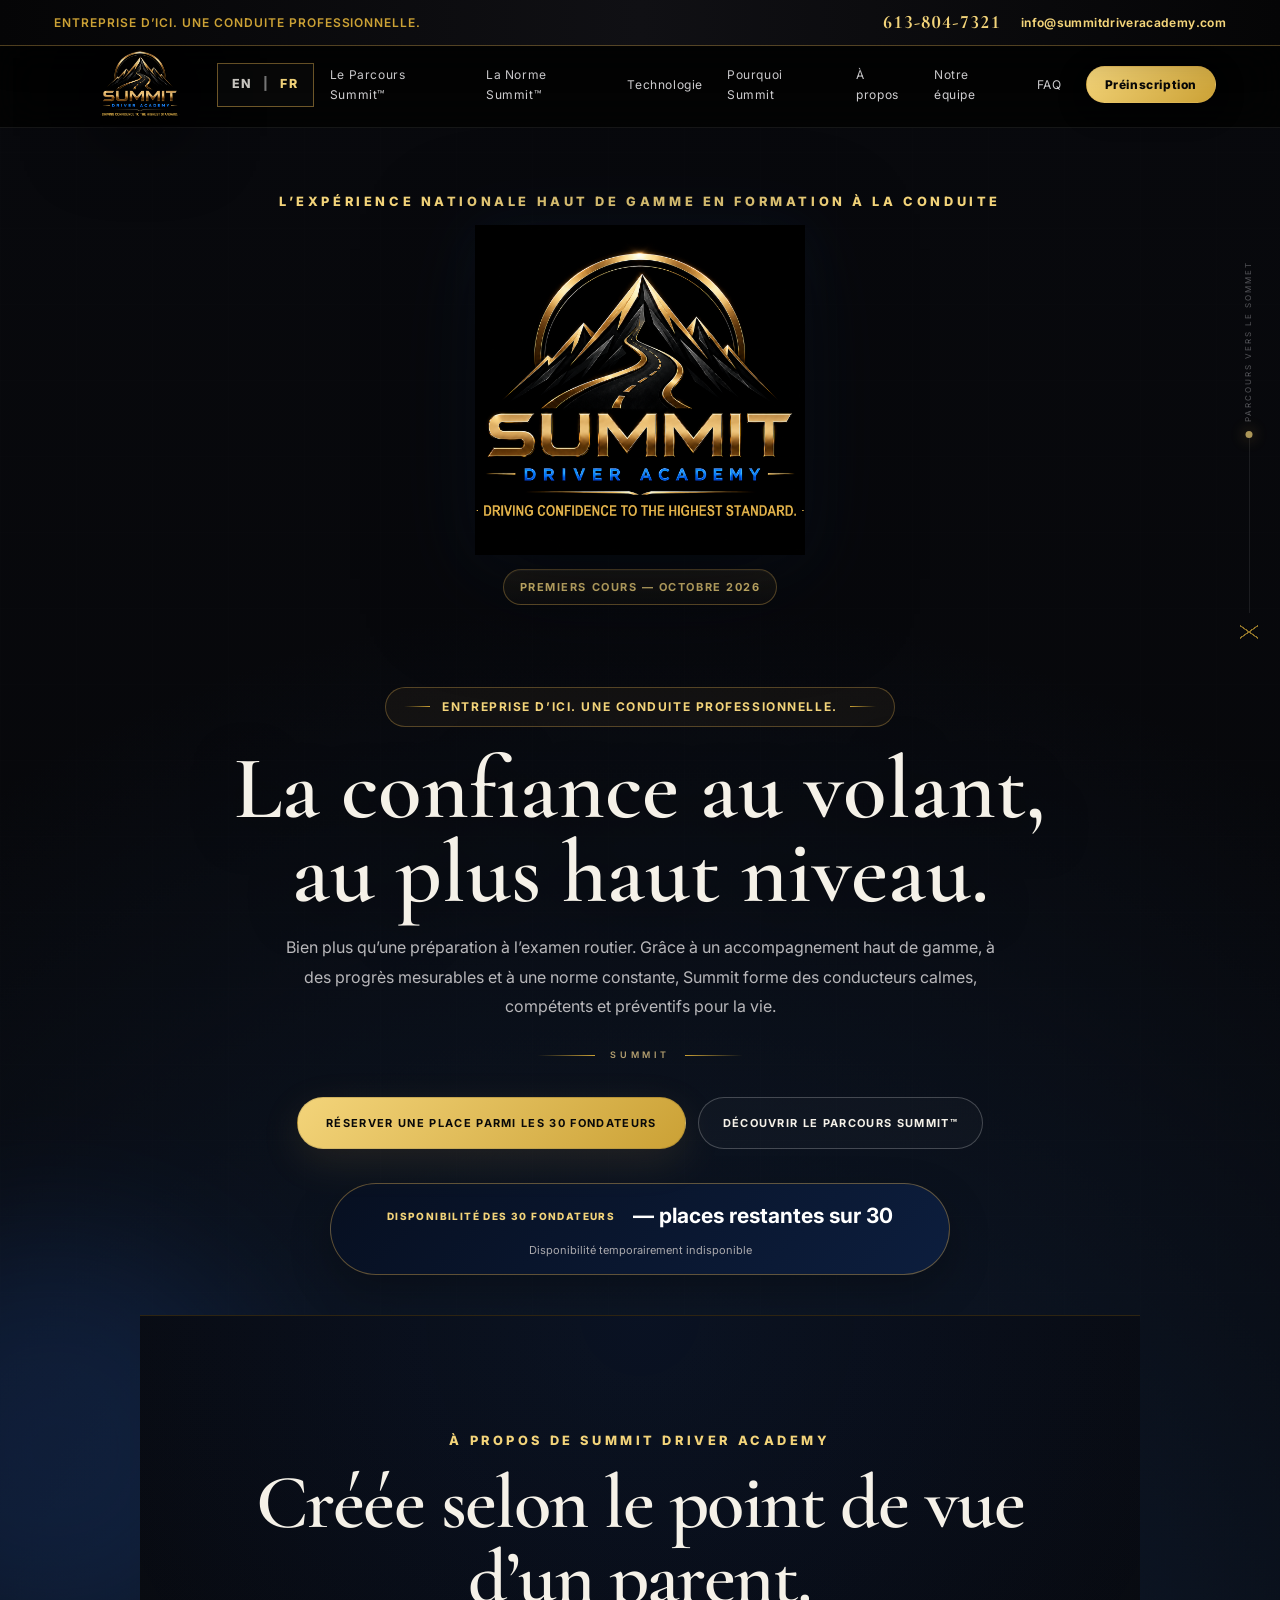
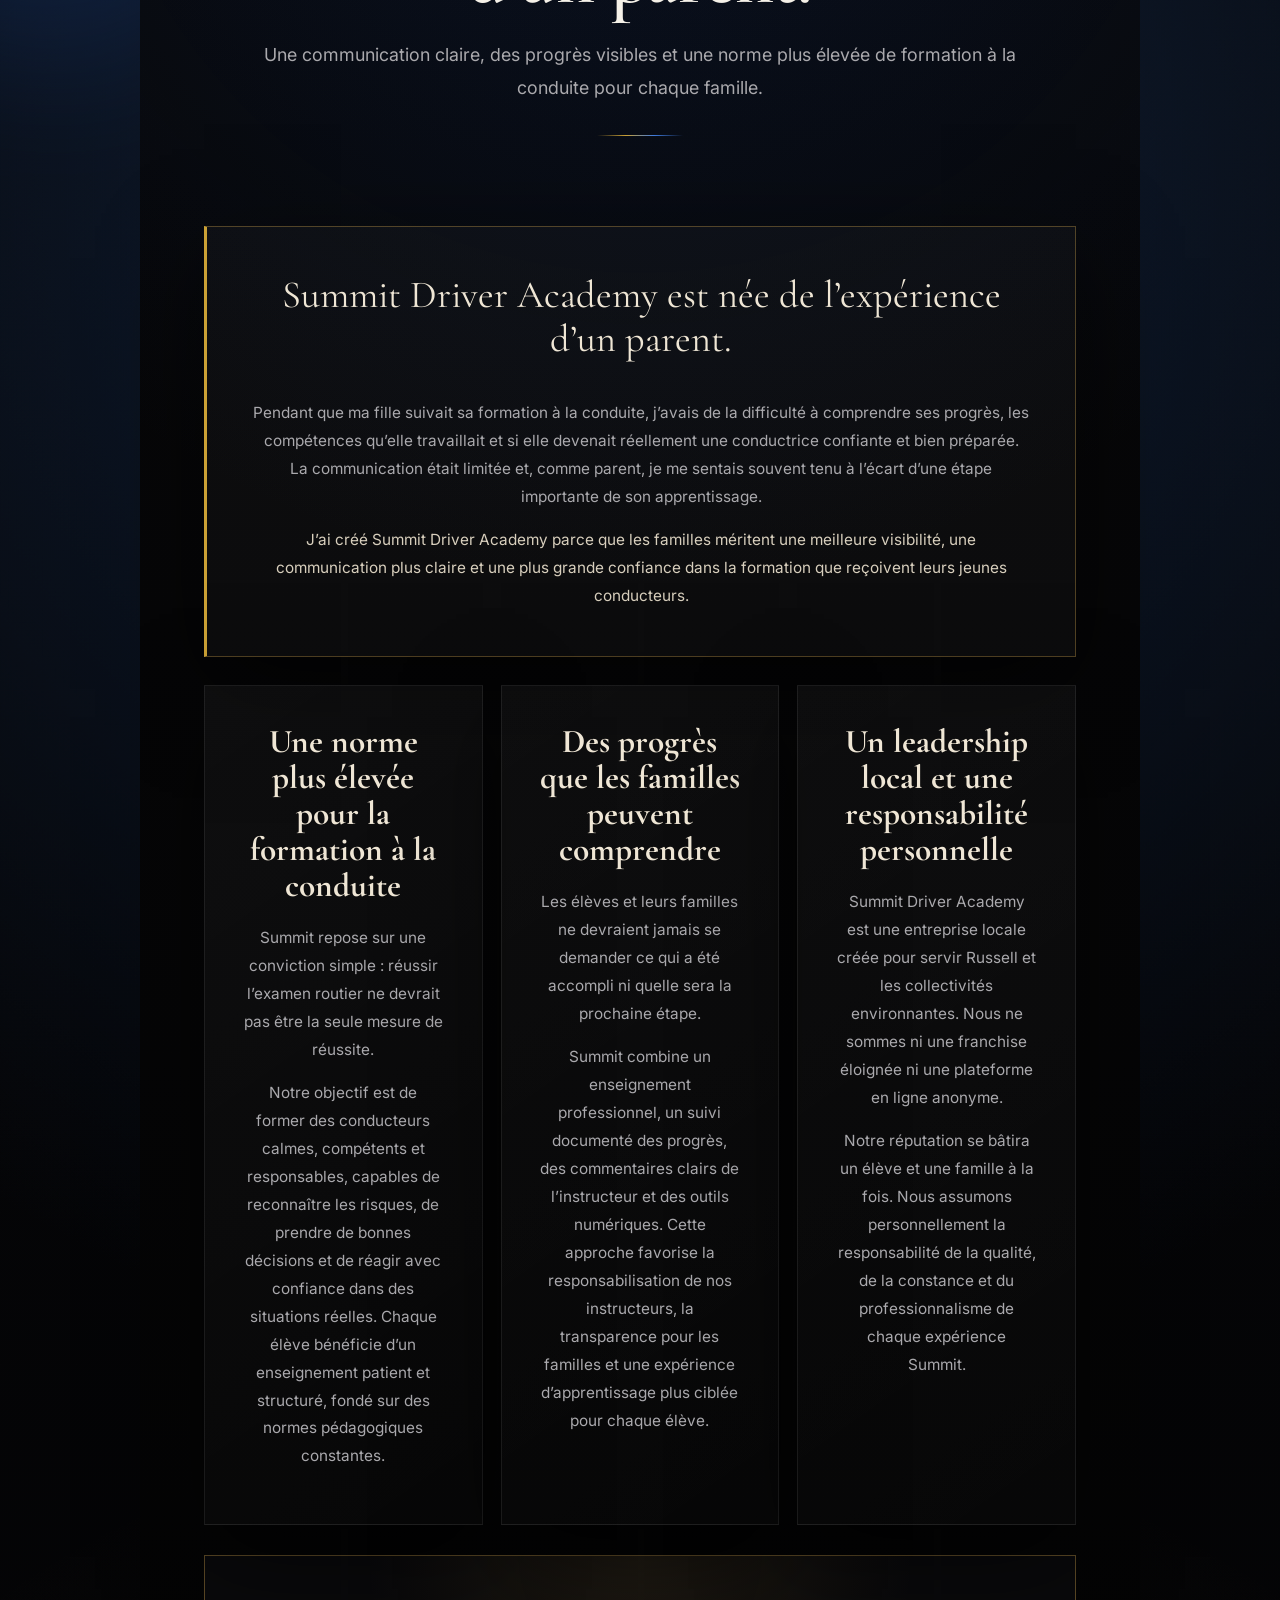
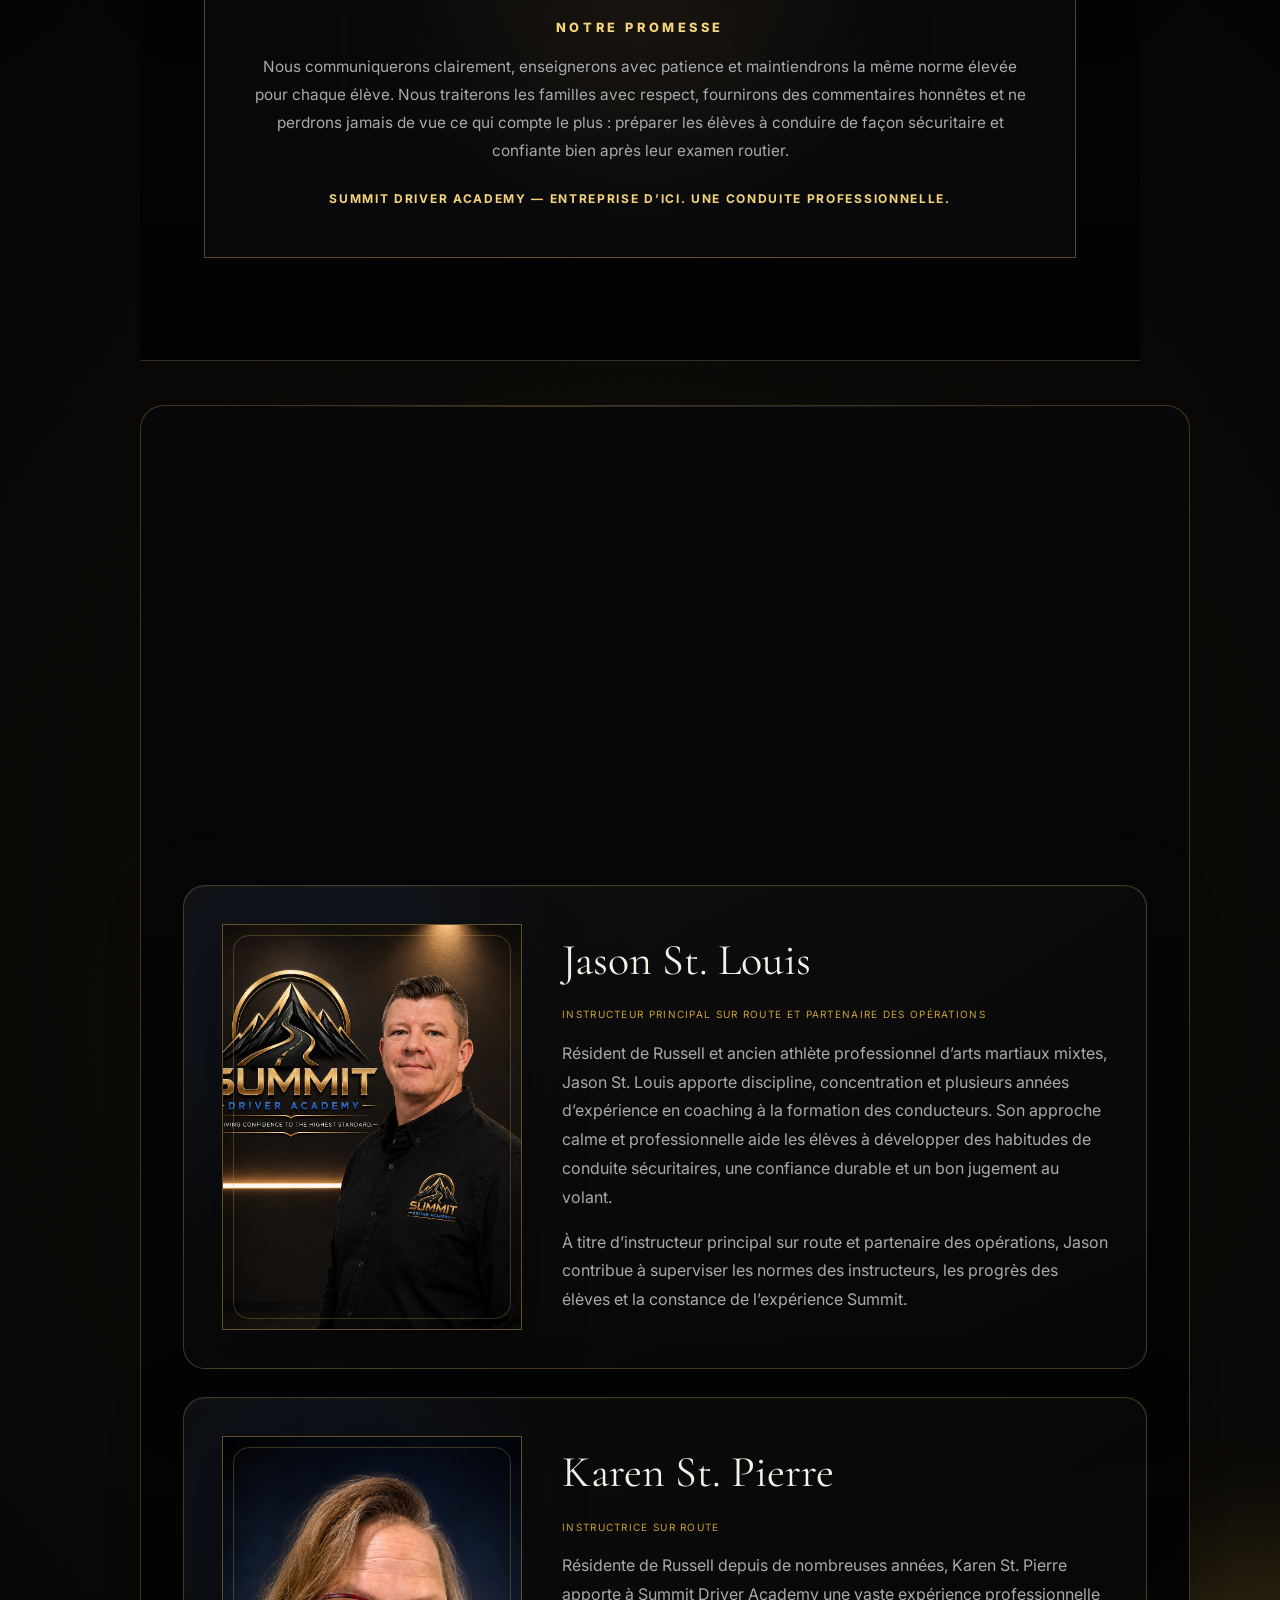
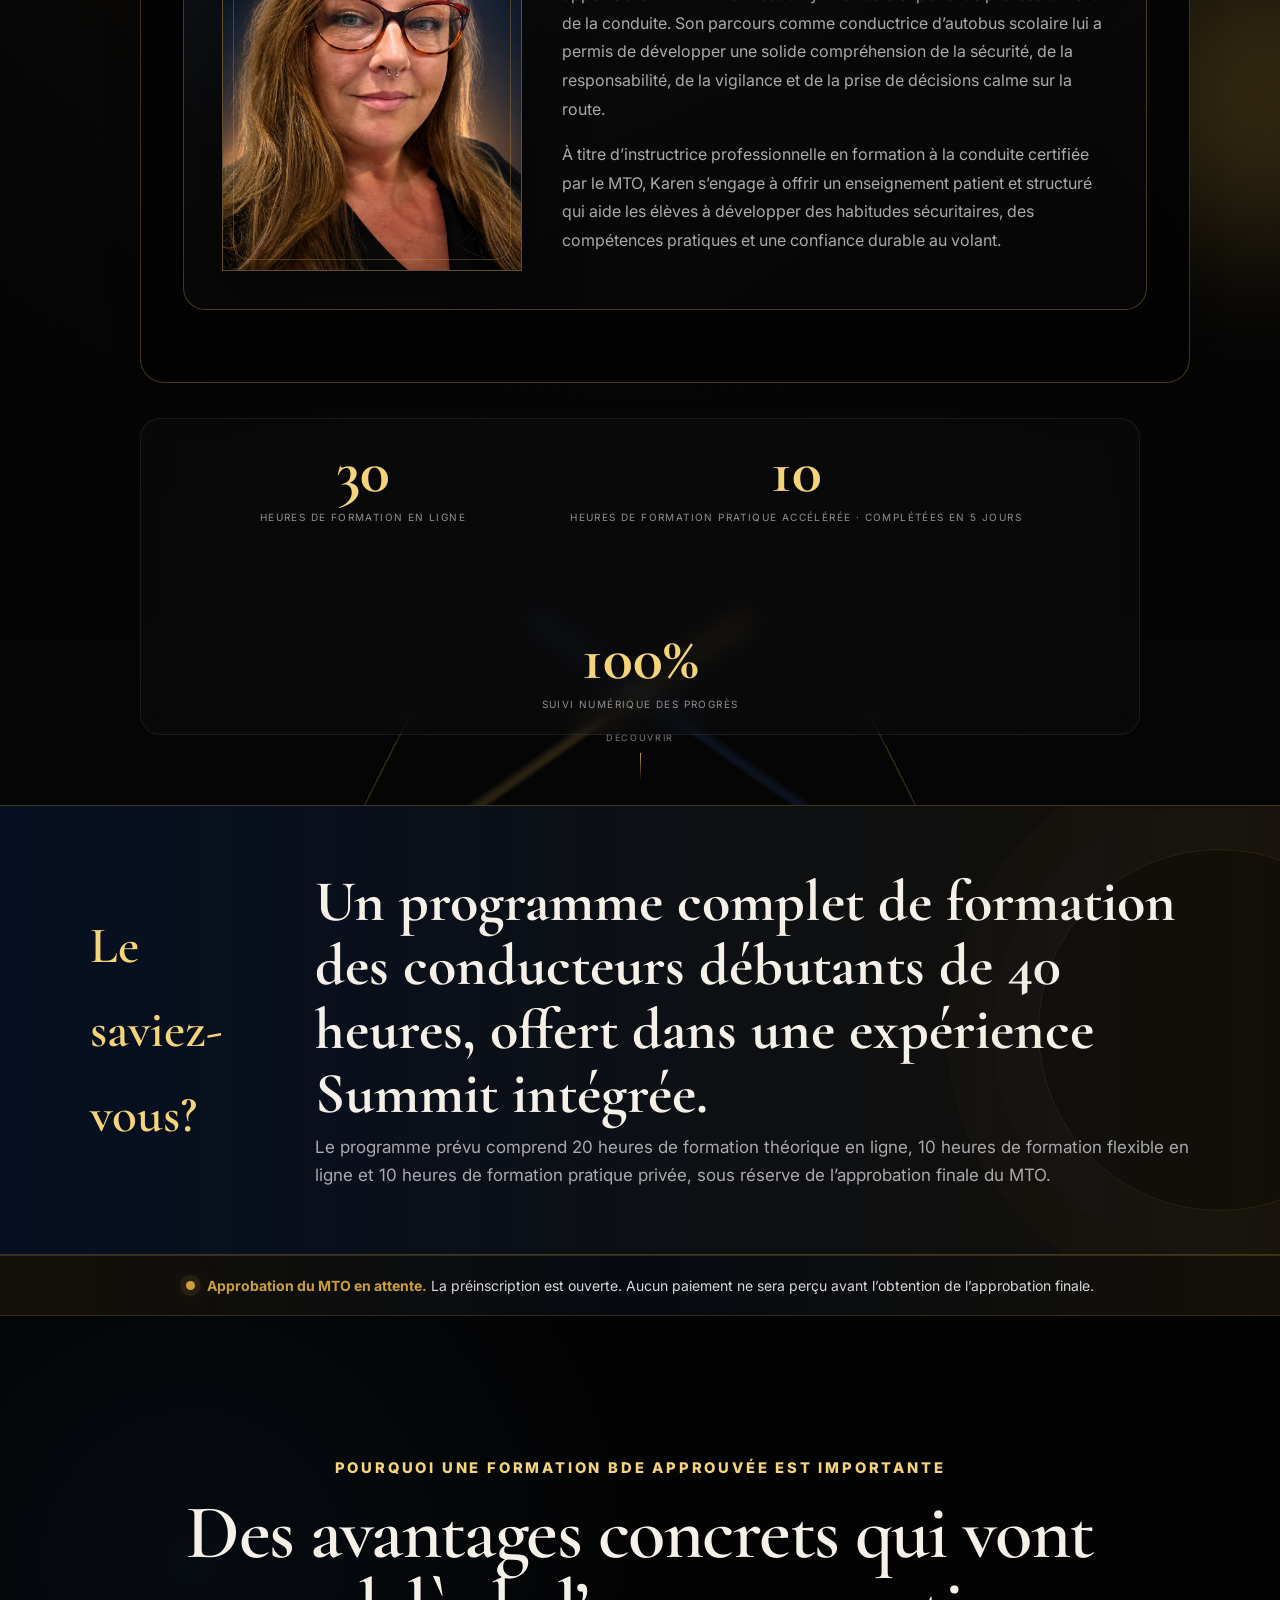
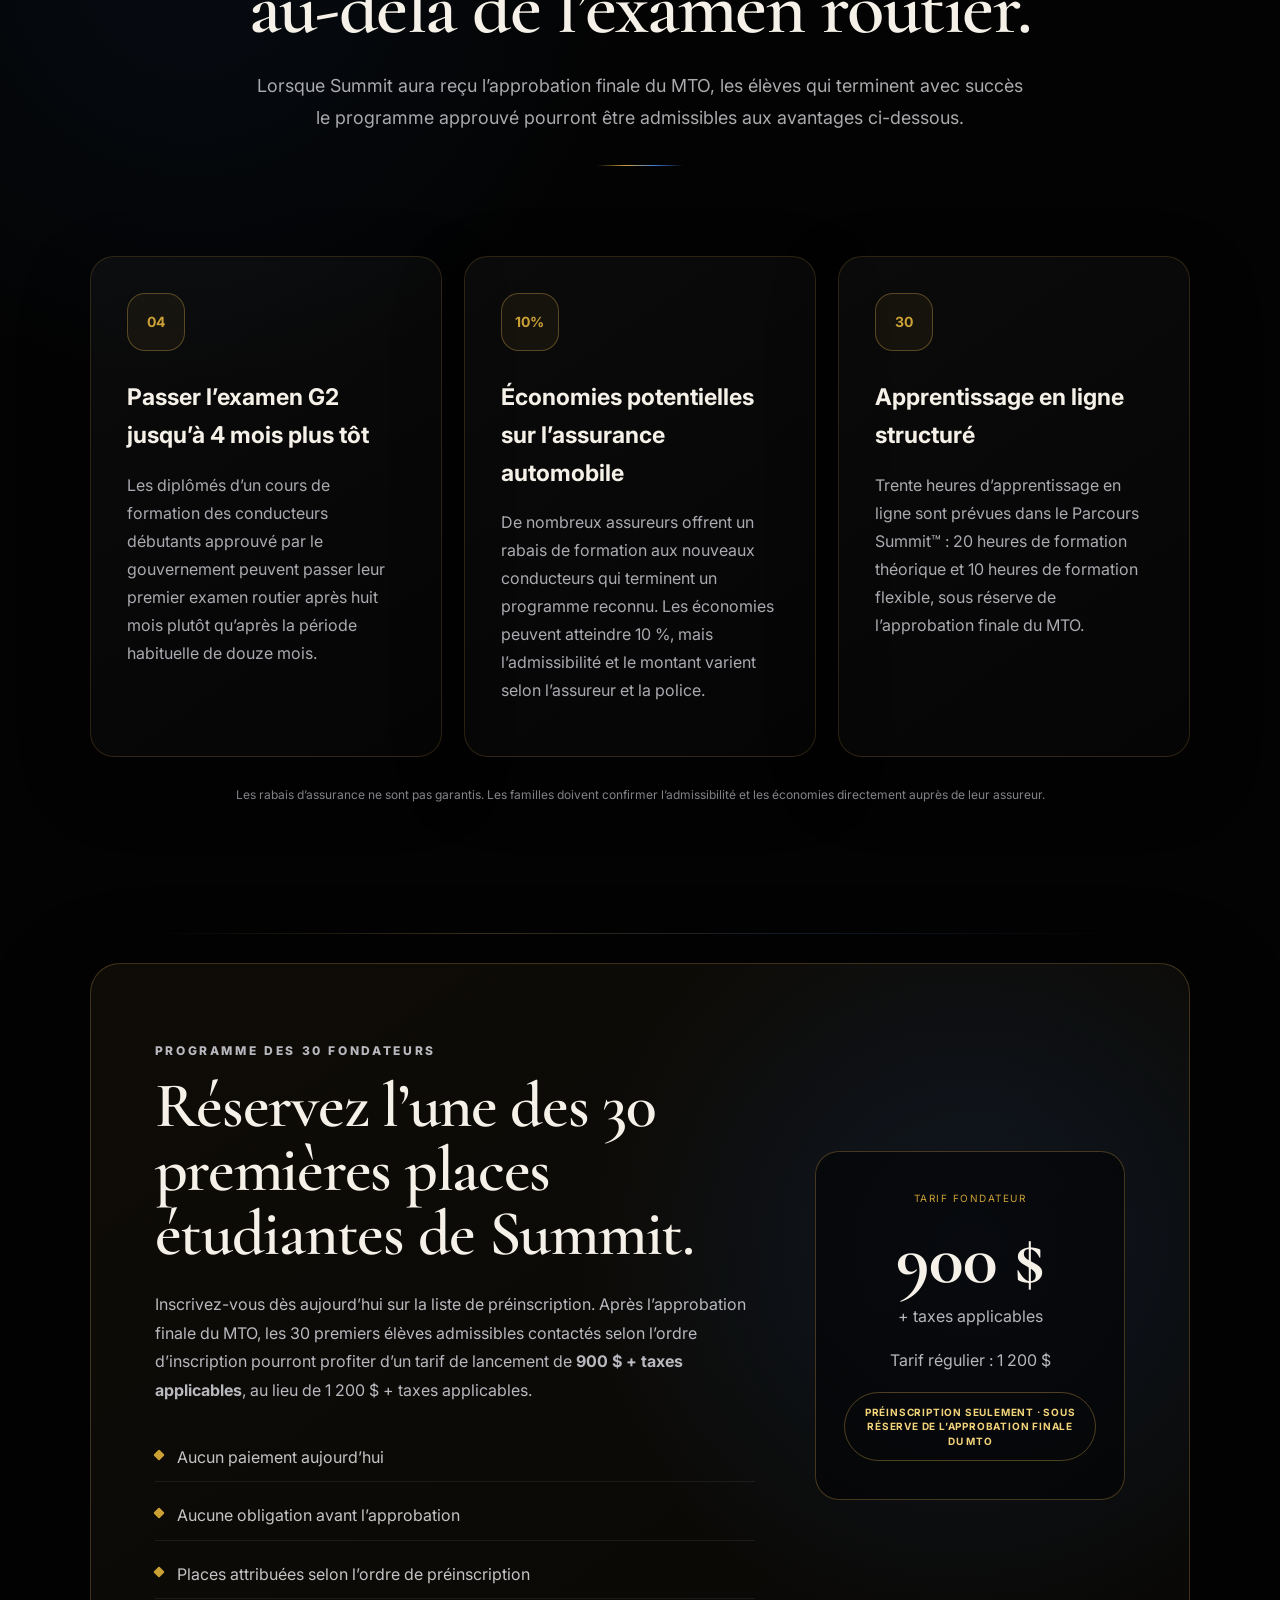
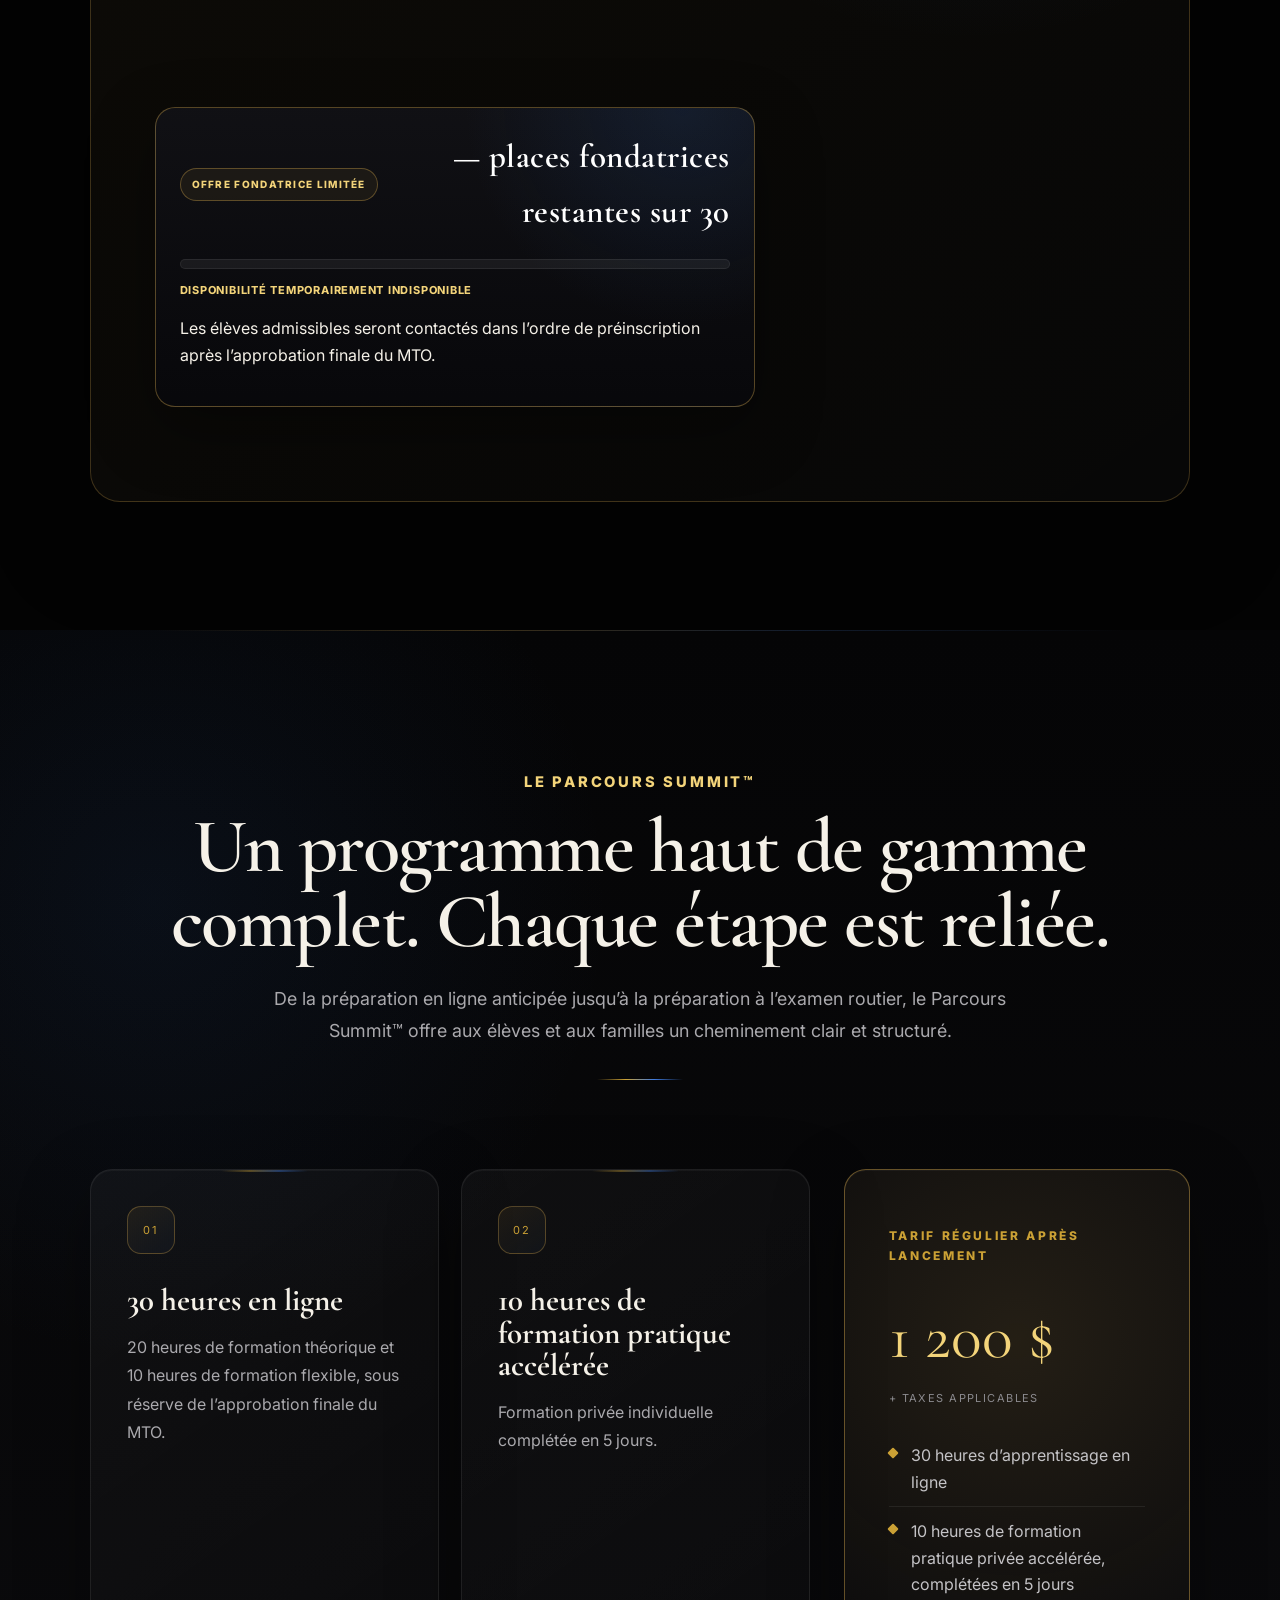
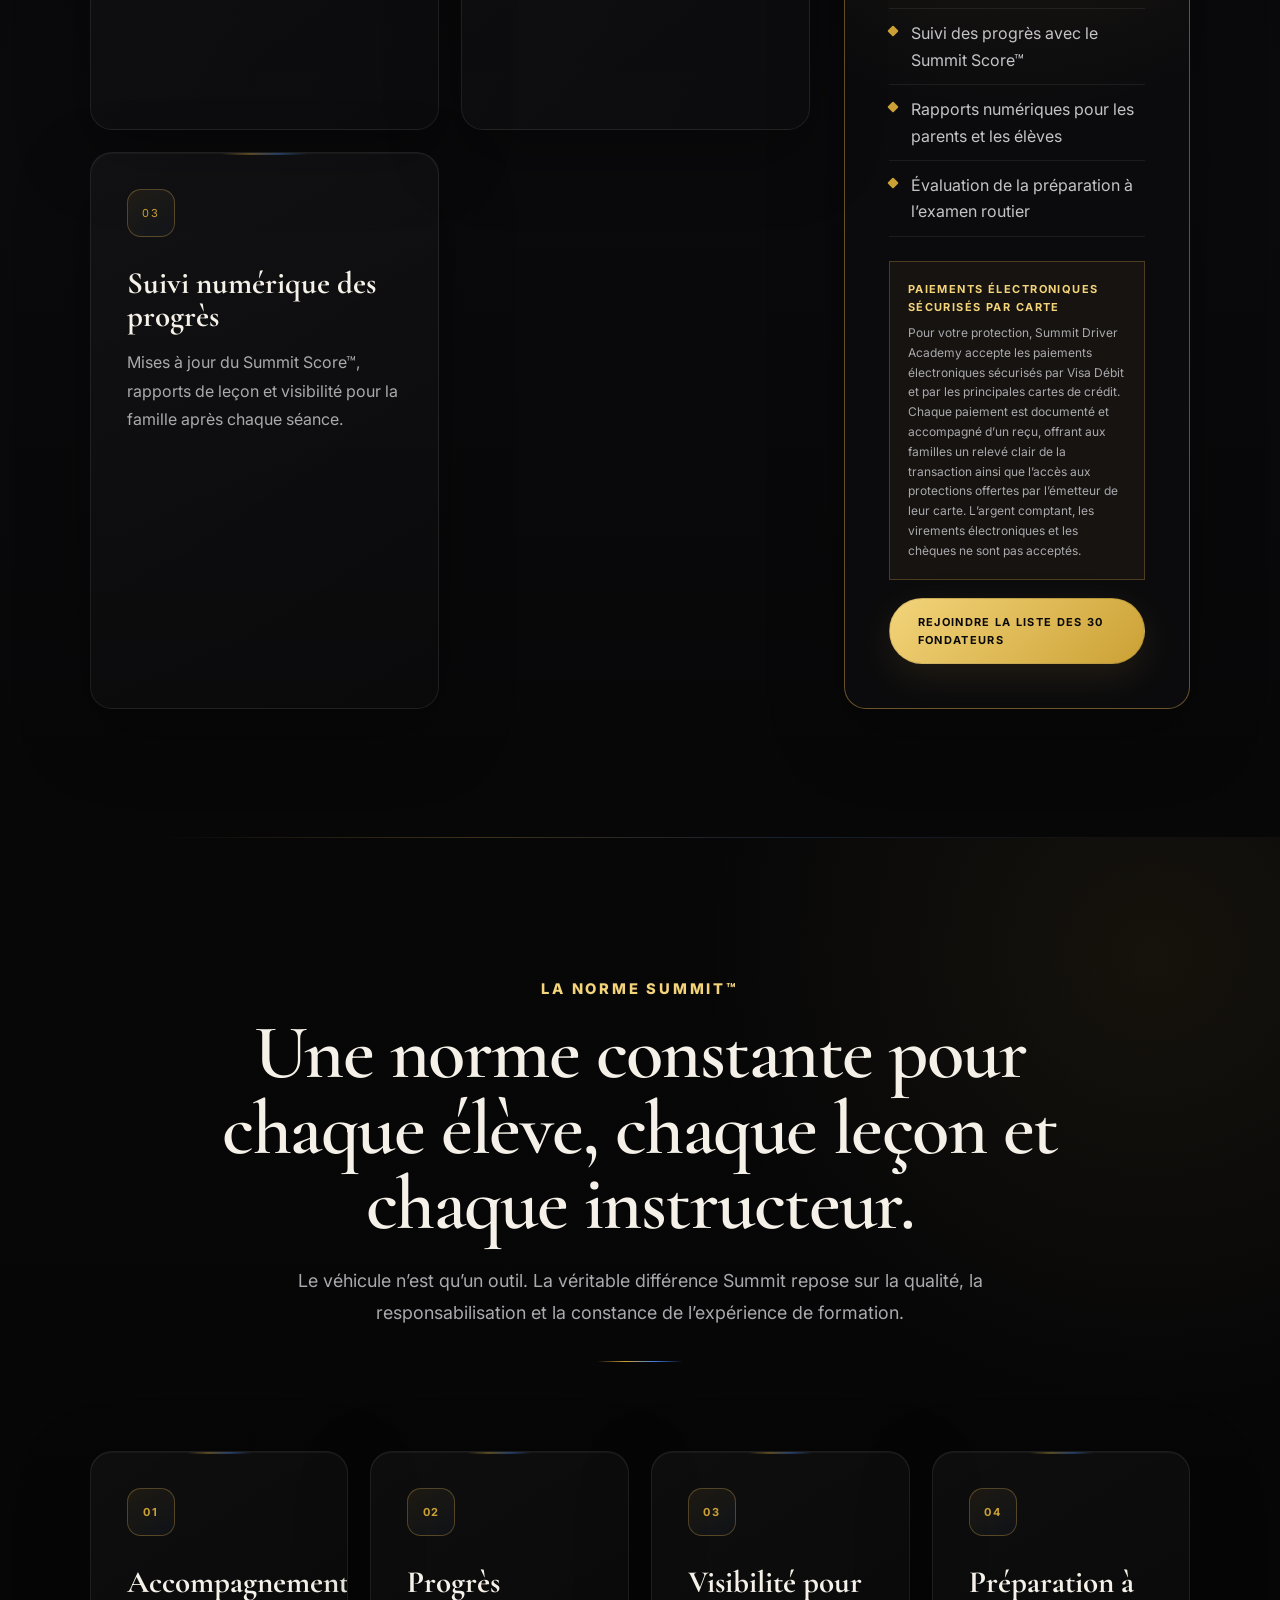
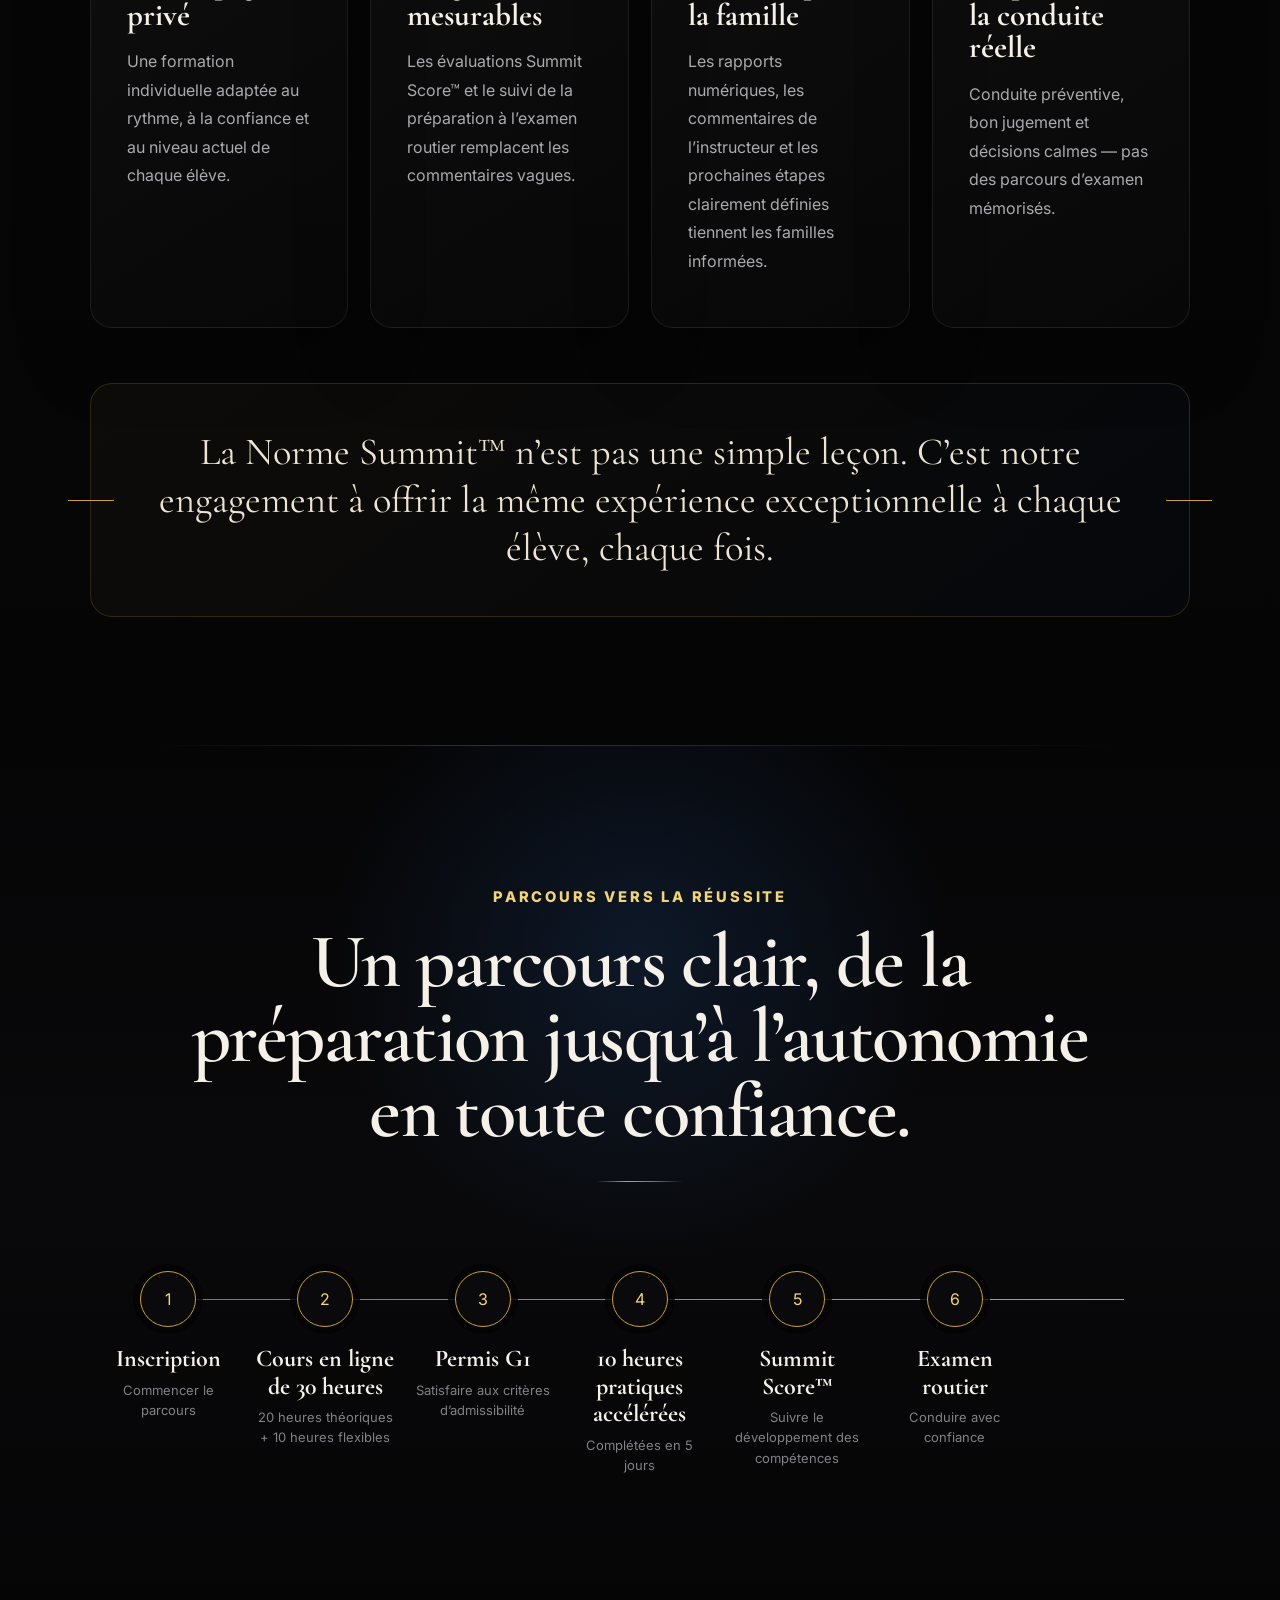
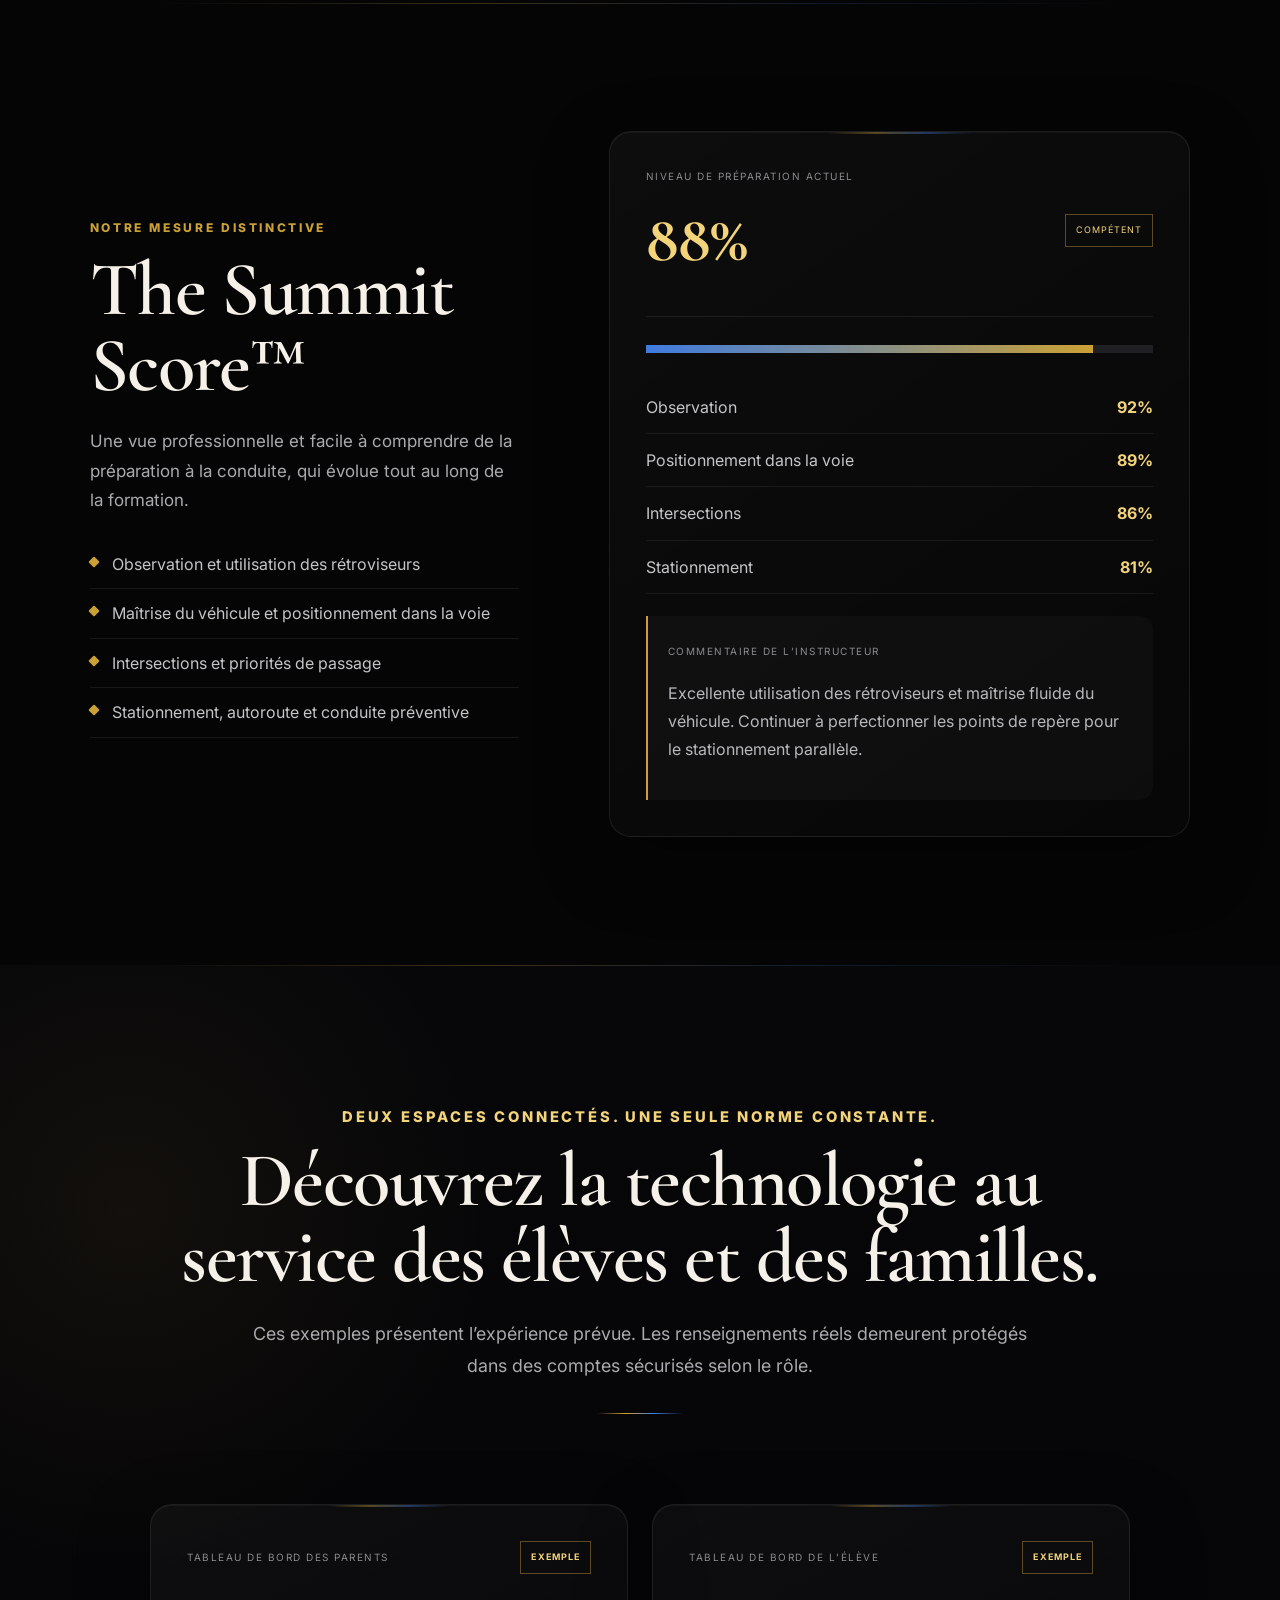
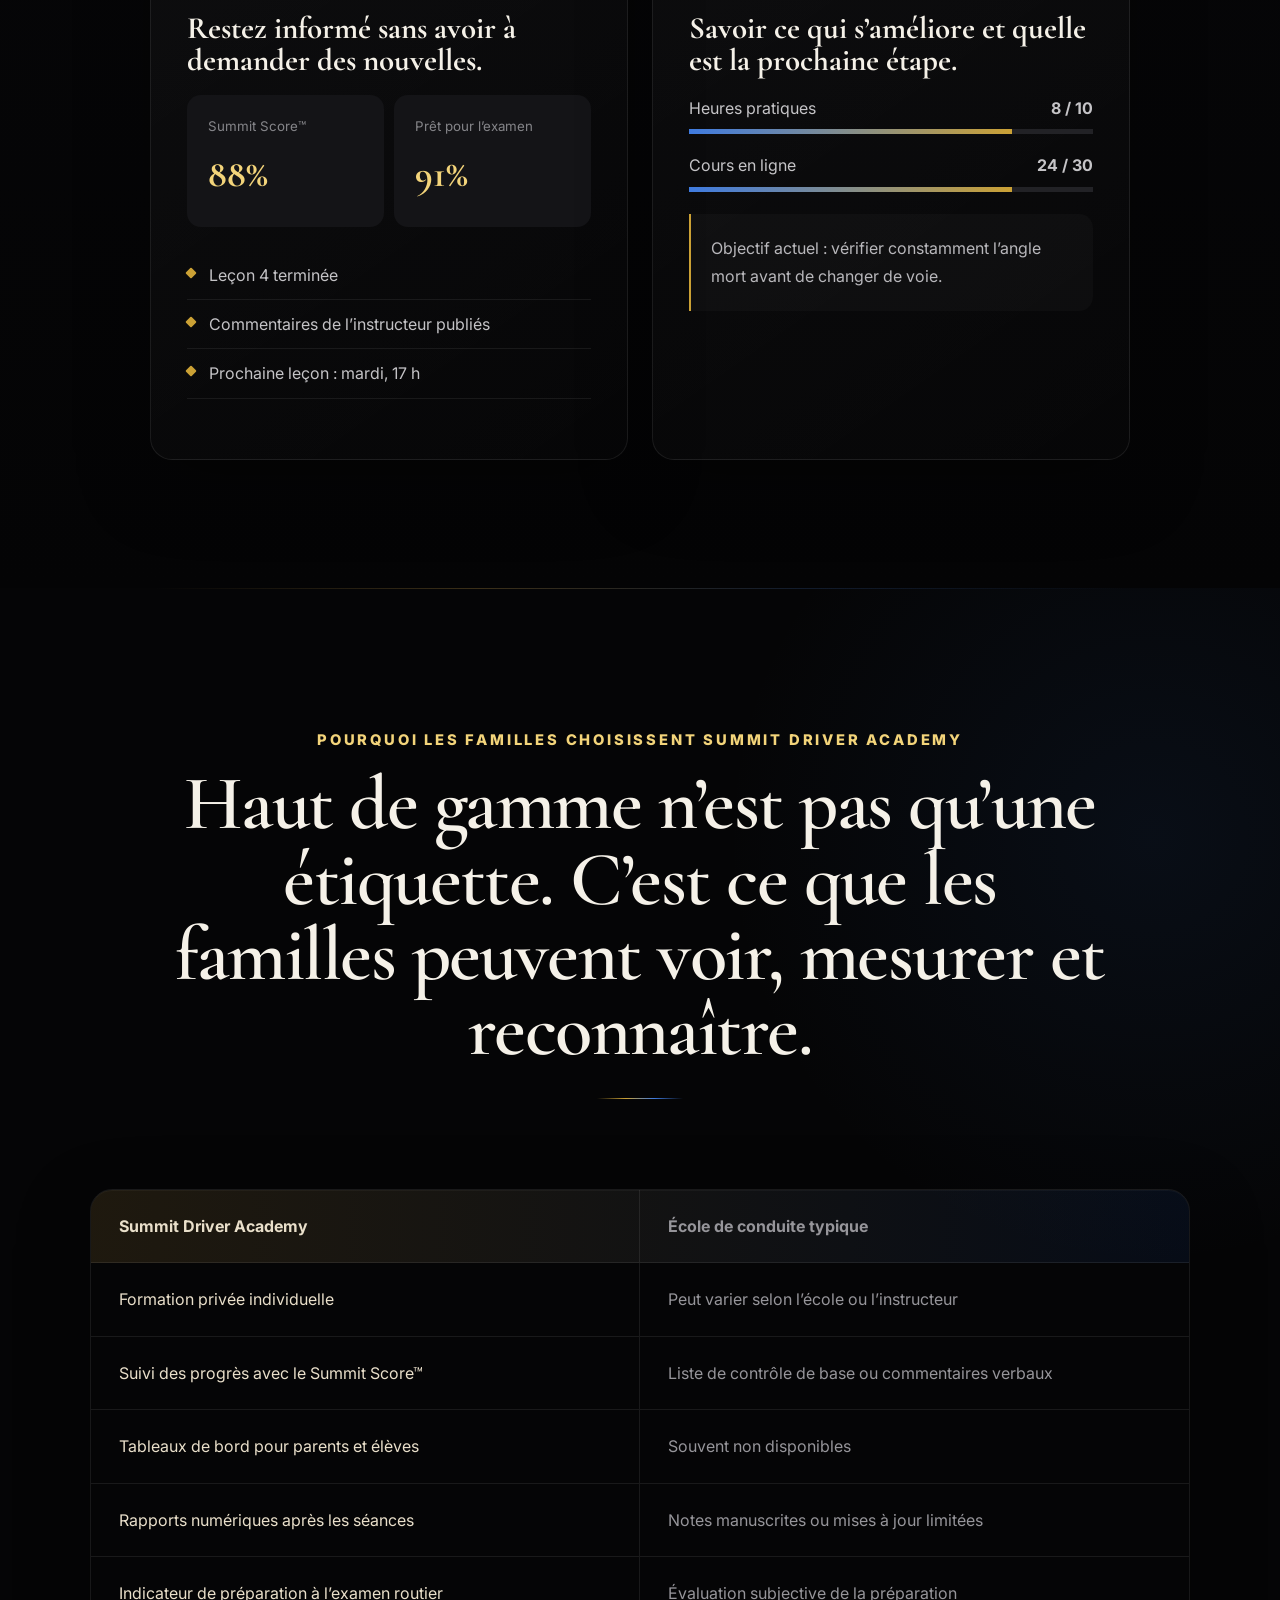
<file: fr/index.html>
<!DOCTYPE html>

<html lang="fr">
<head>
<meta charset="utf-8"/>
<meta content="width=device-width, initial-scale=1" name="viewport"/>
<meta content="Summit Driver Academy Inc. — formation bilingue haut de gamme à Russell, Embrun, Casselman et Ottawa. Préinscription sans paiement ouverte pendant l’attente de l’approbation du MTO." name="description"/>
<meta name="keywords" content="école de conduite Russell Ontario, école de conduite Embrun, cours de conduite Casselman, cours de conduite Limoges, cours de conduite Vars, école de conduite bilingue Ottawa, formation des nouveaux conducteurs, leçons privées en voiture, formation accélérée en voiture, préparation examen G2"/>
<meta name="robots" content="index,follow,max-image-preview:large"/>
<meta content="#050505" name="theme-color"/>
<title>Summit Driver Academy | L’expérience nationale haut de gamme en formation à la conduite</title>
<link rel="canonical" href="https://summitdriveracademy.com/fr/"/>
<link rel="alternate" hreflang="en-CA" href="https://summitdriveracademy.com/"/>
<link rel="alternate" hreflang="fr-CA" href="https://summitdriveracademy.com/fr/"/>
<link rel="alternate" hreflang="x-default" href="https://summitdriveracademy.com/"/>
<meta property="og:type" content="website"/>
<meta property="og:locale" content="fr_CA"/>
<meta property="og:locale:alternate" content="en_CA"/>
<meta property="og:site_name" content="Summit Driver Academy"/>
<meta property="og:title" content="Summit Driver Academy | Formation bilingue haut de gamme"/>
<meta property="og:description" content="Formation bilingue haut de gamme à Russell, Embrun, Casselman, Limoges, Vars, Ottawa et dans les collectivités environnantes."/>
<meta property="og:url" content="https://summitdriveracademy.com/fr/"/>
<meta property="og:image" content="https://summitdriveracademy.com/assets/summit-logo-legible-gold.png"/>
<meta name="twitter:card" content="summary_large_image"/>
<script type="application/ld+json">
{"@context":"https://schema.org","@type":"LocalBusiness","name":"Summit Driver Academy Inc.","url":"https://summitdriveracademy.com/fr/","logo":"https://summitdriveracademy.com/assets/summit-logo-legible-gold.png","image":"https://summitdriveracademy.com/assets/summit-logo-legible-gold.png","telephone":"+1-613-804-7321","email":"info@summitdriveracademy.com","description":"Formation bilingue haut de gamme et leçons privées en voiture. La préinscription sans paiement est ouverte pendant l’attente de l’approbation finale du MTO.","priceRange":"$$$","areaServed":[{"@type":"City","name":"Russell, Ontario"},{"@type":"City","name":"Embrun, Ontario"},{"@type":"City","name":"Casselman, Ontario"},{"@type":"City","name":"Limoges, Ontario"},{"@type":"City","name":"Vars, Ontario"},{"@type":"City","name":"Ottawa, Ontario"}],"openingHoursSpecification":[{"@type":"OpeningHoursSpecification","dayOfWeek":["Monday","Tuesday","Wednesday","Thursday","Friday"],"opens":"09:00","closes":"21:00"}]}
</script>
<link href="https://fonts.googleapis.com" rel="preconnect"/>
<link crossorigin="" href="https://fonts.gstatic.com" rel="preconnect"/>
<link href="https://fonts.googleapis.com/css2?family=Cormorant+Garamond:wght@500;600;700&amp;family=Inter:wght@400;500;600;700&amp;display=swap" rel="stylesheet"/>
<link href="../styles.css" rel="stylesheet"/>
</head>
<body>
<a class="skip-link" href="#main">Aller au contenu</a>
<div class="contact-strip">
<div><span>Entreprise d’ici. Une conduite professionnelle.</span><a href="tel:+16138047321">613-804-7321</a><a href="mailto:info@summitdriveracademy.com">info@summitdriveracademy.com</a></div>
</div>
<header class="site-header" id="top">
<a aria-label="Summit Driver Academy home" class="brand" href="#top"><img alt="Summit Driver Academy logo" src="../assets/summit-logo-legible-gold.png" width="1254" height="1254" decoding="async"/></a>
<div aria-label="Sélecteur de langue" class="language-switch">
<a href="../index.html" lang="en">EN</a>
<span aria-hidden="true">|</span>
<a aria-current="page" class="active" href="index.html" lang="fr">FR</a>
</div>
<button type="button" aria-expanded="false" aria-controls="primary-navigation" aria-label="Ouvrir la navigation" class="menu-toggle"><span></span><span></span><span></span></button>
<nav id="primary-navigation" aria-label="Primary navigation" class="nav">
<a href="#path">Le Parcours Summit™</a>
<a href="#standard">La Norme Summit™</a>
<a href="#technology">Technologie</a>
<a href="#families">Pourquoi Summit</a>
<a href="#about">À propos</a>
<a href="#team">Notre équipe</a>
<a href="#faq">FAQ</a>
<a class="nav-cta" href="#contact">Préinscription</a>
</nav>
</header>
<main id="main">
<aside aria-hidden="true" class="journey-rail">
<span class="journey-label">PARCOURS VERS LE SOMMET</span>
<div class="journey-track"><i class="journey-progress"></i></div>
<span class="journey-peak"></span>
</aside>
<section aria-labelledby="hero-title" class="hero">
<div class="hero-glow glow-one"></div><div class="hero-glow glow-two"></div><div aria-hidden="true" class="road-lines"></div>
<div class="hero-content reveal">
<p class="eyebrow">L’expérience nationale haut de gamme en formation à la conduite</p>
<img alt="Summit Driver Academy" class="hero-logo" src="../assets/summit-logo-legible-gold.png" width="1254" height="1254" decoding="async"/>
<div class="launch-badge">Premiers cours — octobre 2026</div>
<div class="hero-brand-promise">
<span>Entreprise d’ici. Une conduite professionnelle.</span>
</div>
<h1 id="hero-title">La confiance au volant, au plus haut niveau.</h1>
<p class="hero-copy">Bien plus qu’une préparation à l’examen routier. Grâce à un accompagnement haut de gamme, à des progrès mesurables et à une norme constante, Summit forme des conducteurs calmes, compétents et préventifs pour la vie.</p>
<div aria-hidden="true" class="hero-signature"><span></span><b>SUMMIT</b><span></span></div>
<div class="hero-actions">
<a class="button button-primary" href="#contact">Réserver une place parmi les 30 fondateurs</a>
<a class="button button-secondary" href="#path">Découvrir le Parcours Summit™</a>
</div>
<div class="hero-founding-counter" aria-label="Disponibilité en direct des 30 fondateurs">
<span class="hero-founding-counter-label">Disponibilité des 30 fondateurs</span>
<strong><span data-founding-remaining>—</span> places restantes sur 30</strong>
<small data-founding-status>Vérification des places disponibles…</small>
</div>
<section class="section about-section" id="about">
<div class="section-heading reveal"><p class="eyebrow">À propos de Summit Driver Academy</p><h2>Créée selon le point de vue d’un parent.</h2><p>Une communication claire, des progrès visibles et une norme plus élevée de formation à la conduite pour chaque famille.</p></div>
<div class="about-story reveal">
<p>Summit Driver Academy est née de l’expérience d’un parent.</p>
<p>Pendant que ma fille suivait sa formation à la conduite, j’avais de la difficulté à comprendre ses progrès, les compétences qu’elle travaillait et si elle devenait réellement une conductrice confiante et bien préparée. La communication était limitée et, comme parent, je me sentais souvent tenu à l’écart d’une étape importante de son apprentissage.</p>
<p>J’ai créé Summit Driver Academy parce que les familles méritent une meilleure visibilité, une communication plus claire et une plus grande confiance dans la formation que reçoivent leurs jeunes conducteurs.</p>
</div>
<div class="about-principles">
<article class="about-card reveal"><h3>Une norme plus élevée pour la formation à la conduite</h3><p>Summit repose sur une conviction simple : réussir l’examen routier ne devrait pas être la seule mesure de réussite.</p><p>Notre objectif est de former des conducteurs calmes, compétents et responsables, capables de reconnaître les risques, de prendre de bonnes décisions et de réagir avec confiance dans des situations réelles. Chaque élève bénéficie d’un enseignement patient et structuré, fondé sur des normes pédagogiques constantes.</p></article>
<article class="about-card reveal"><h3>Des progrès que les familles peuvent comprendre</h3><p>Les élèves et leurs familles ne devraient jamais se demander ce qui a été accompli ni quelle sera la prochaine étape.</p><p>Summit combine un enseignement professionnel, un suivi documenté des progrès, des commentaires clairs de l’instructeur et des outils numériques. Cette approche favorise la responsabilisation de nos instructeurs, la transparence pour les familles et une expérience d’apprentissage plus ciblée pour chaque élève.</p></article>
<article class="about-card reveal"><h3>Un leadership local et une responsabilité personnelle</h3><p>Summit Driver Academy est une entreprise locale créée pour servir Russell et les collectivités environnantes. Nous ne sommes ni une franchise éloignée ni une plateforme en ligne anonyme.</p><p>Notre réputation se bâtira un élève et une famille à la fois. Nous assumons personnellement la responsabilité de la qualité, de la constance et du professionnalisme de chaque expérience Summit.</p></article>
</div>
<aside class="about-promise reveal"><p class="eyebrow">Notre promesse</p><p>Nous communiquerons clairement, enseignerons avec patience et maintiendrons la même norme élevée pour chaque élève. Nous traiterons les familles avec respect, fournirons des commentaires honnêtes et ne perdrons jamais de vue ce qui compte le plus : préparer les élèves à conduire de façon sécuritaire et confiante bien après leur examen routier.</p><strong>Summit Driver Academy — Entreprise d’ici. Une conduite professionnelle.</strong></aside>
</section>
<section class="section team-section" id="team">
<div class="section-heading reveal"><p class="eyebrow">Rencontrez notre équipe</p><h2>Un leadership professionnel. Une Norme Summit constante.</h2><p>Un enseignement patient, des attentes claires et un accompagnement conçu pour la conduite réelle.</p></div>
<div class="team-grid">
<article class="team-card reveal"><div class="team-photo"><img loading="lazy" decoding="async" width="1149" height="1369" alt="Jason St. Louis, instructeur principal sur route et partenaire des opérations chez Summit Driver Academy" src="../assets/jason-st-louis-headshot.jpeg"/></div><div><p class="team-name">Jason St. Louis</p><p class="team-title">Instructeur principal sur route et partenaire des opérations</p><p>Résident de Russell et ancien athlète professionnel d’arts martiaux mixtes, Jason St. Louis apporte discipline, concentration et plusieurs années d’expérience en coaching à la formation des conducteurs. Son approche calme et professionnelle aide les élèves à développer des habitudes de conduite sécuritaires, une confiance durable et un bon jugement au volant.</p><p>À titre d’instructeur principal sur route et partenaire des opérations, Jason contribue à superviser les normes des instructeurs, les progrès des élèves et la constance de l’expérience Summit.</p></div></article>
<article class="team-card reveal"><div class="team-photo"><img loading="lazy" decoding="async" width="1122" height="1402" alt="Karen St. Pierre, instructrice sur route à Summit Driver Academy" src="../assets/karen-st-pierre-headshot.png?v=3"/></div><div><p class="team-name">Karen St. Pierre</p><p class="team-title">Instructrice sur route</p><p>Résidente de Russell depuis de nombreuses années, Karen St. Pierre apporte à Summit Driver Academy une vaste expérience professionnelle de la conduite. Son parcours comme conductrice d’autobus scolaire lui a permis de développer une solide compréhension de la sécurité, de la responsabilité, de la vigilance et de la prise de décisions calme sur la route.</p><p>À titre d’instructrice professionnelle en formation à la conduite certifiée par le MTO, Karen s’engage à offrir un enseignement patient et structuré qui aide les élèves à développer des habitudes sécuritaires, des compétences pratiques et une confiance durable au volant.</p></div></article>
</div>
</section>
<div aria-label="Points saillants du programme" class="hero-proof">
<div><strong>30</strong><span>Heures de formation en ligne</span></div>
<div><strong>10</strong><span>Heures de formation pratique accélérée · complétées en 5 jours</span></div>
<div><strong>100%</strong><span>Suivi numérique des progrès</span></div>
</div>
</div>
<a class="scroll-cue" href="#did-you-know"><span>Découvrir</span><i></i></a>
</section>
<section class="notice-band" id="did-you-know">
<div class="notice-inner reveal">
<span class="notice-kicker">Le saviez-vous?</span>
<div>
<h2>Un programme complet de formation des conducteurs débutants de 40 heures, offert dans une expérience Summit intégrée.</h2>
<p>Le programme prévu comprend 20 heures de formation théorique en ligne, 10 heures de formation flexible en ligne et 10 heures de formation pratique privée, sous réserve de l’approbation finale du MTO.</p>
</div>
</div>
</section><section aria-label="Statut actuel du lancement" class="approval-banner">
<div class="approval-inner reveal">
<span aria-hidden="true" class="status-dot"></span>
<p><strong>Approbation du MTO en attente.</strong> La préinscription est ouverte. Aucun paiement ne sera perçu avant l’obtention de l’approbation finale.</p>
</div>
</section><section class="section benefits-section" id="benefits">
<div class="section-heading reveal">
<p class="eyebrow">Pourquoi une formation BDE approuvée est importante</p>
<h2>Des avantages concrets qui vont au-delà de l’examen routier.</h2>
<p>Lorsque Summit aura reçu l’approbation finale du MTO, les élèves qui terminent avec succès le programme approuvé pourront être admissibles aux avantages ci-dessous.</p>
</div>
<div class="benefit-grid">
<article class="benefit-card reveal"><span aria-hidden="true">04</span><h3>Passer l’examen G2 jusqu’à 4 mois plus tôt</h3><p>Les diplômés d’un cours de formation des conducteurs débutants approuvé par le gouvernement peuvent passer leur premier examen routier après huit mois plutôt qu’après la période habituelle de douze mois.</p></article>
<article class="benefit-card reveal"><span aria-hidden="true">10%</span><h3>Économies potentielles sur l’assurance automobile</h3><p>De nombreux assureurs offrent un rabais de formation aux nouveaux conducteurs qui terminent un programme reconnu. Les économies peuvent atteindre 10 %, mais l’admissibilité et le montant varient selon l’assureur et la police.</p></article>
<article class="benefit-card reveal"><span aria-hidden="true">30</span><h3>Apprentissage en ligne structuré</h3><p>Trente heures d’apprentissage en ligne sont prévues dans le Parcours Summit™ : 20 heures de formation théorique et 10 heures de formation flexible, sous réserve de l’approbation finale du MTO.</p></article>
</div>
<p class="legal-note reveal">Les rabais d’assurance ne sont pas garantis. Les familles doivent confirmer l’admissibilité et les économies directement auprès de leur assureur.</p>
</section><section class="section founding-section" id="founding-30">
<div class="founding-shell reveal">
<div class="founding-copy">
<p class="eyebrow">Programme des 30 fondateurs</p>
<h2>Réservez l’une des 30 premières places étudiantes de Summit.</h2>
<p>Inscrivez-vous dès aujourd’hui sur la liste de préinscription. Après l’approbation finale du MTO, les 30 premiers élèves admissibles contactés selon l’ordre d’inscription pourront profiter d’un tarif de lancement de <strong>900 $ + taxes applicables</strong>, au lieu de 1 200 $ + taxes applicables.</p>
<ul class="check-list compact"><li>Aucun paiement aujourd’hui</li><li>Aucune obligation avant l’approbation</li><li>Places attribuées selon l’ordre de préinscription</li></ul>
</div>
<div aria-label="Tarif de lancement des 30 fondateurs" class="founding-price"><small>Tarif fondateur</small><strong>900 $</strong><span>+ taxes applicables</span><em>Tarif régulier : 1 200 $</em><p class="approval-status">Préinscription seulement · Sous réserve de l’approbation finale du MTO</p></div>

          <div class="founding-counter" aria-label="Disponibilité en direct des 30 fondateurs"><div class="founding-counter-top"><span class="founding-counter-badge">Offre fondatrice limitée</span><strong><span data-founding-remaining>—</span> places fondatrices restantes sur 30</strong></div><div class="founding-progress-track" role="progressbar" aria-label="Places fondatrices réservées" aria-valuemin="0" aria-valuemax="30" aria-valuenow="0"><span class="founding-progress-fill" data-founding-progress></span></div><div class="founding-counter-meta"><span data-founding-status>Vérification de la disponibilité…</span><span data-founding-claimed></span></div><p>Les élèves admissibles seront contactés dans l’ordre de préinscription après l’approbation finale du MTO.</p></div>

</div>
</section>
<section class="section path-section" id="path">
<div class="section-heading reveal">
<p class="eyebrow">Le Parcours Summit™</p>
<h2>Un programme haut de gamme complet. Chaque étape est reliée.</h2>
<p>De la préparation en ligne anticipée jusqu’à la préparation à l’examen routier, le Parcours Summit™ offre aux élèves et aux familles un cheminement clair et structuré.</p>
</div>
<div class="path-layout">
<div class="path-steps">
<article class="path-card reveal"><span>01</span><h3>30 heures en ligne</h3><p>20 heures de formation théorique et 10 heures de formation flexible, sous réserve de l’approbation finale du MTO.</p></article>
<article class="path-card reveal"><span>02</span><h3>10 heures de formation pratique accélérée</h3><p>Formation privée individuelle complétée en 5 jours.</p></article>
<article class="path-card reveal"><span>03</span><h3>Suivi numérique des progrès</h3><p>Mises à jour du Summit Score™, rapports de leçon et visibilité pour la famille après chaque séance.</p></article>
</div>
<aside aria-label="Summit Path price" class="investment-card reveal">
<p class="eyebrow">Tarif régulier après lancement</p>
<div class="price">1 200 $ <small>+ taxes applicables</small></div>
<ul>
<li>30 heures d’apprentissage en ligne</li>
<li>10 heures de formation pratique privée accélérée, complétées en 5 jours</li>
<li>Suivi des progrès avec le Summit Score™</li>
<li>Rapports numériques pour les parents et les élèves</li>
<li>Évaluation de la préparation à l’examen routier</li>
</ul>
<div class="payment-notice" aria-label="Modes de paiement acceptés"><strong>Paiements électroniques sécurisés par carte</strong><span>Pour votre protection, Summit Driver Academy accepte les paiements électroniques sécurisés par Visa Débit et par les principales cartes de crédit. Chaque paiement est documenté et accompagné d’un reçu, offrant aux familles un relevé clair de la transaction ainsi que l’accès aux protections offertes par l’émetteur de leur carte. L’argent comptant, les virements électroniques et les chèques ne sont pas acceptés.</span></div>
<a class="button button-primary full" href="#contact">Rejoindre la liste des 30 fondateurs</a>
</aside>
</div>
</section>
<section class="section standard-section" id="standard">
<div class="section-heading reveal">
<p class="eyebrow">La Norme Summit™</p>
<h2>Une norme constante pour chaque élève, chaque leçon et chaque instructeur.</h2>
<p>Le véhicule n’est qu’un outil. La véritable différence Summit repose sur la qualité, la responsabilisation et la constance de l’expérience de formation.</p>
</div>
<div class="standard-grid">
<article class="standard-card reveal"><b>01</b><h3>Accompagnement privé</h3><p>Une formation individuelle adaptée au rythme, à la confiance et au niveau actuel de chaque élève.</p></article>
<article class="standard-card reveal"><b>02</b><h3>Progrès mesurables</h3><p>Les évaluations Summit Score™ et le suivi de la préparation à l’examen routier remplacent les commentaires vagues.</p></article>
<article class="standard-card reveal"><b>03</b><h3>Visibilité pour la famille</h3><p>Les rapports numériques, les commentaires de l’instructeur et les prochaines étapes clairement définies tiennent les familles informées.</p></article>
<article class="standard-card reveal"><b>04</b><h3>Préparation à la conduite réelle</h3><p>Conduite préventive, bon jugement et décisions calmes — pas des parcours d’examen mémorisés.</p></article>
</div>
<blockquote class="standard-quote reveal">La Norme Summit™ n’est pas une simple leçon. C’est notre engagement à offrir la même expérience exceptionnelle à chaque élève, chaque fois.</blockquote>
</section>
<section class="section roadmap-section" id="roadmap">
<div class="section-heading reveal"><p class="eyebrow">Parcours vers la réussite</p><h2>Un parcours clair, de la préparation jusqu’à l’autonomie en toute confiance.</h2></div>
<ol class="roadmap reveal">
<li><span>1</span><strong>Inscription</strong><small>Commencer le parcours</small></li>
<li><span>2</span><strong>Cours en ligne de 30 heures</strong><small>20 heures théoriques + 10 heures flexibles</small></li>
<li><span>3</span><strong>Permis G1</strong><small>Satisfaire aux critères d’admissibilité</small></li>
<li><span>4</span><strong>10 heures pratiques accélérées</strong><small>Complétées en 5 jours</small></li>
<li><span>5</span><strong>Summit Score™</strong><small>Suivre le développement des compétences</small></li>
<li><span>6</span><strong>Examen routier</strong><small>Conduire avec confiance</small></li>
</ol>
</section>
<section class="section score-section" id="score">
<div class="score-copy reveal">
<p class="eyebrow">Notre mesure distinctive</p><h2>The Summit Score™</h2>
<p>Une vue professionnelle et facile à comprendre de la préparation à la conduite, qui évolue tout au long de la formation.</p>
<ul class="check-list"><li>Observation et utilisation des rétroviseurs</li><li>Maîtrise du véhicule et positionnement dans la voie</li><li>Intersections et priorités de passage</li><li>Stationnement, autoroute et conduite préventive</li></ul>
</div>
<div class="dashboard-card score-panel reveal">
<div class="card-top"><div><span>Niveau de préparation actuel</span><strong>88%</strong></div><em>Compétent</em></div>
<div class="meter"><i style="width:88%"></i></div>
<div class="skill-row"><span>Observation</span><b>92%</b></div><div class="skill-row"><span>Positionnement dans la voie</span><b>89%</b></div><div class="skill-row"><span>Intersections</span><b>86%</b></div><div class="skill-row"><span>Stationnement</span><b>81%</b></div>
<div class="note"><small>Commentaire de l’instructeur</small><p>Excellente utilisation des rétroviseurs et maîtrise fluide du véhicule. Continuer à perfectionner les points de repère pour le stationnement parallèle.</p></div>
</div>
</section>
<section class="section technology-section" id="technology">
<div class="section-heading reveal"><p class="eyebrow">Deux espaces connectés. Une seule norme constante.</p><h2>Découvrez la technologie au service des élèves et des familles.</h2><p>Ces exemples présentent l’expérience prévue. Les renseignements réels demeurent protégés dans des comptes sécurisés selon le rôle.</p></div>
<div class="dashboard-grid">
<article class="dashboard-card reveal"><div class="dash-head"><span>Tableau de bord des parents</span><b>Exemple</b></div><h3>Restez informé sans avoir à demander des nouvelles.</h3><div class="metric-pair"><div><small>Summit Score™</small><strong>88%</strong></div><div><small>Prêt pour l’examen</small><strong>91%</strong></div></div><ul class="mini-list"><li>Leçon 4 terminée</li><li>Commentaires de l’instructeur publiés</li><li>Prochaine leçon : mardi, 17 h</li></ul></article>
<article class="dashboard-card reveal"><div class="dash-head"><span>Tableau de bord de l’élève</span><b>Exemple</b></div><h3>Savoir ce qui s’améliore et quelle est la prochaine étape.</h3><div class="progress-line"><span>Heures pratiques</span><b>8 / 10</b><i><u style="width:80%"></u></i></div><div class="progress-line"><span>Cours en ligne</span><b>24 / 30</b><i><u style="width:80%"></u></i></div><p class="focus-box">Objectif actuel : vérifier constamment l’angle mort avant de changer de voie.</p></article>
</div>
</section>
<section class="section families-section" id="families">
<div class="section-heading reveal"><p class="eyebrow">Pourquoi les familles choisissent Summit Driver Academy</p><h2>Haut de gamme n’est pas qu’une étiquette. C’est ce que les familles peuvent voir, mesurer et reconnaître.</h2></div>
<div aria-label="Summit compared with a typical driving school" class="comparison reveal" role="table">
<div class="comparison-head" role="row"><div role="columnheader">Summit Driver Academy</div><div role="columnheader">École de conduite typique</div></div>
<div role="row"><div role="cell">Formation privée individuelle</div><div role="cell">Peut varier selon l’école ou l’instructeur</div></div>
<div role="row"><div role="cell">Suivi des progrès avec le Summit Score™</div><div role="cell">Liste de contrôle de base ou commentaires verbaux</div></div>
<div role="row"><div role="cell">Tableaux de bord pour parents et élèves</div><div role="cell">Souvent non disponibles</div></div>
<div role="row"><div role="cell">Rapports numériques après les séances</div><div role="cell">Notes manuscrites ou mises à jour limitées</div></div>
<div role="row"><div role="cell">Indicateur de préparation à l’examen routier</div><div role="cell">Évaluation subjective de la préparation</div></div>
<div role="row"><div role="cell">Une Norme Summit™ constante</div><div role="cell">L’expérience peut varier selon l’instructeur</div></div>
</div>
</section>

<section class="promise-section">
<div class="promise-inner reveal"><p class="eyebrow">La Promesse Summit</p><blockquote>Nous ne mesurons pas la réussite au nombre d’élèves qui réussissent un examen routier. Nous la mesurons à la confiance avec laquelle ils conduiront pour le reste de leur vie.</blockquote></div>
</section>
<section class="section faq-section" id="faq">
<div class="section-heading reveal"><p class="eyebrow">Foire aux questions</p><h2>Des réponses claires avant votre inscription.</h2></div>
<div class="faq-list reveal">
<details><summary>Quand mon enfant peut-il commencer?</summary><p>L’accès au programme et la formation pratique commenceront seulement après l’approbation finale du MTO et lorsque l’élève satisfera à toutes les exigences applicables de permis et d’admissibilité.</p></details>
<details><summary>Qu’est-ce qui est inclus dans le programme à 1 200 $?</summary><p>Le Parcours Summit™ comprend 30 heures d’apprentissage en ligne, 10 heures de formation pratique privée accélérée complétées en 5 jours, le suivi Summit Score™, des rapports numériques de progression et une évaluation de la préparation à l’examen routier. Les taxes applicables sont en sus.</p></details>
<details><summary>Comment les 10 heures de formation pratique sont-elles réparties?</summary><p>Les 10 heures de formation pratique privée sont offertes en format accéléré et complétées sur 5 jours.</p></details>
<details><summary>Qu’est-ce que le Summit Score™?</summary><p>Il s’agit de la mesure structurée des progrès de Summit couvrant l’observation, les intersections, le positionnement dans la voie, le stationnement, la conduite sur autoroute, la conduite préventive et d’autres compétences essentielles.</p></details>
<details><summary>Les tableaux de bord sont-ils publics?</summary><p>Le site présente des exemples pour les parents et les élèves afin d’illustrer l’expérience prévue. Les comptes réels et les renseignements des élèves sont privés et nécessitent des identifiants sécurisés.</p></details>
<details><summary>Les parents recevront-ils une mise à jour après chaque leçon?</summary><p>Oui. Les rapports numériques peuvent inclure les compétences travaillées, les commentaires de l’instructeur, les objectifs actuels, les changements du Summit Score™ et les progrès de préparation à l’examen routier.</p></details>
<details><summary>Summit est-elle approuvée par le MTO?</summary><p>Summit Driver Academy est actuellement en attente de l’approbation finale du MTO. La préinscription est ouverte, mais aucun paiement n’est perçu et aucune formation approuvée n’est offerte avant la confirmation officielle.</p></details>
<details><summary>Puis-je réserver une place sans payer?</summary><p>Oui. La préinscription au programme des 30 fondateurs ne nécessite aucun paiement. Après l’approbation finale du MTO, les élèves seront contactés dans l’ordre de préinscription afin de terminer leur inscription.</p></details><details><summary>Comment puis-je payer les frais de scolarité?</summary><p>Pour votre protection, Summit Driver Academy accepte les paiements électroniques sécurisés par Visa Débit et par les principales cartes de crédit. Chaque paiement est documenté et accompagné d’un reçu, offrant aux familles un relevé clair de la transaction ainsi que l’accès aux protections offertes par l’émetteur de leur carte. L’argent comptant, les virements électroniques et les chèques ne sont pas acceptés.</p></details><details><summary>Puis-je obtenir mon G2 plus tôt?</summary><p>Après avoir terminé avec succès un cours BDE approuvé par le gouvernement, un conducteur peut être admissible à passer son premier examen routier après huit mois plutôt qu’après douze mois.</p></details><details><summary>Le rabais d’assurance de 10 % est-il garanti?</summary><p>Non. De nombreux assureurs offrent un rabais aux nouveaux conducteurs qui terminent un programme reconnu, mais l’admissibilité et le montant varient selon l’assureur, le conducteur et la police.</p></details></div>
</section>
<section class="cta-section" id="contact">
<div class="cta-inner reveal"><p class="eyebrow">Préinscription des 30 fondateurs</p><h2>Réservez votre place — sans paiement aujourd’hui.</h2><p>Soumettez vos coordonnées pour rejoindre la liste. Nous vous contacterons dans l’ordre de préinscription après l’approbation finale du MTO.</p><form action="merci.html" class="interest-form prereg-form" id="founding-form-fr" method="POST" name="founding-30-fr"><p class="hidden-field"><label>Ne remplissez pas ce champ : <input autocomplete="off" name="bot-field" tabindex="-1"/></label></p><label><span>Nom du parent ou de l’élève</span><input autocomplete="name" name="name" placeholder="Nom complet" required type="text"/></label><label><span>Adresse courriel</span><input autocomplete="email" name="email" placeholder="Adresse courriel" required type="email"/></label><label><span>Numéro de téléphone</span><input autocomplete="tel" name="phone" placeholder="Numéro de téléphone" required type="tel"/></label><label><span>Langue préférée</span><select name="preferred-language"><option value="French">Français</option><option value="English">English</option></select></label><label><span>Instructeur préféré</span><select name="preferred-instructor"><option value="no_preference">Aucune préférence</option><option value="jason_st_louis">Jason St. Louis</option><option value="karen_st_pierre">Karen St. Pierre</option></select><small>Les demandes d’instructeur dépendent des disponibilités et seront confirmées par Summit.</small></label><label><span>Semaine préférée de formation pratique</span><input aria-describedby="preferred-week-help-fr" min="2026-10-05" name="preferred-week" required step="7" type="date"/><small id="preferred-week-help-fr">Choisissez le lundi de la semaine de formation de cinq jours souhaitée. Il s’agit d’une demande qui sera confirmée par Summit.</small></label><label class="consent-row"><input name="consent" required type="checkbox"/><span>J’accepte que Summit communique avec moi au sujet de la préinscription et de l’approbation du programme. Aucun paiement ne sera prélevé.</span></label><button class="button button-primary" type="submit">Rejoindre les 30 fondateurs</button></form><small>Aucun paiement aujourd’hui. La préinscription n’est pas une inscription définitive et demeure conditionnelle à l’approbation finale du MTO et à l’admissibilité de l’élève.</small></div>
</section>
</main>
<nav aria-label="Actions rapides" class="mobile-action-bar">
<a href="#path"><span>Découvrir le programme</span><strong>Parcours Summit™</strong></a>
<a href="tel:+16138047321"><span>Parler avec Summit</span><strong>Appelez-nous</strong></a>
<a class="mobile-primary" href="#contact"><span>Préinscription sans paiement</span><strong>Réserver une place</strong></a>
</nav>
<footer>
<img alt="Summit Driver Academy" src="../assets/summit-logo-legible-gold.png" width="1254" height="1254" decoding="async"/>
<div><p>La confiance au volant, au plus haut niveau.</p><small>© <span id="year"></span> Summit Driver Academy Inc. Société constituée en Ontario. Au service de Russell, Embrun, Casselman, Ottawa et des collectivités environnantes.</small></div>
<nav aria-label="Footer navigation" class="footer-links"><a href="#path">Programme</a><a href="#families">Pourquoi Summit</a><a href="#team">Équipe</a><a href="#faq">FAQ</a><a href="#contact">Contact</a><a href="confidentialite.html">Confidentialité</a><a href="politique-inscription.html">Politique d’inscription</a></nav>
</footer>
<script>window.SUMMIT_REGISTRATION = { endpoint: "https://zrnylkqtofjitxtykhxq.supabase.co/functions/v1/register", availabilityEndpoint: "https://zrnylkqtofjitxtykhxq.supabase.co/functions/v1/founding-availability" };</script>
<script src="../script.js?v=20260826-founding-counter"></script>
</body>
</html>
</file>
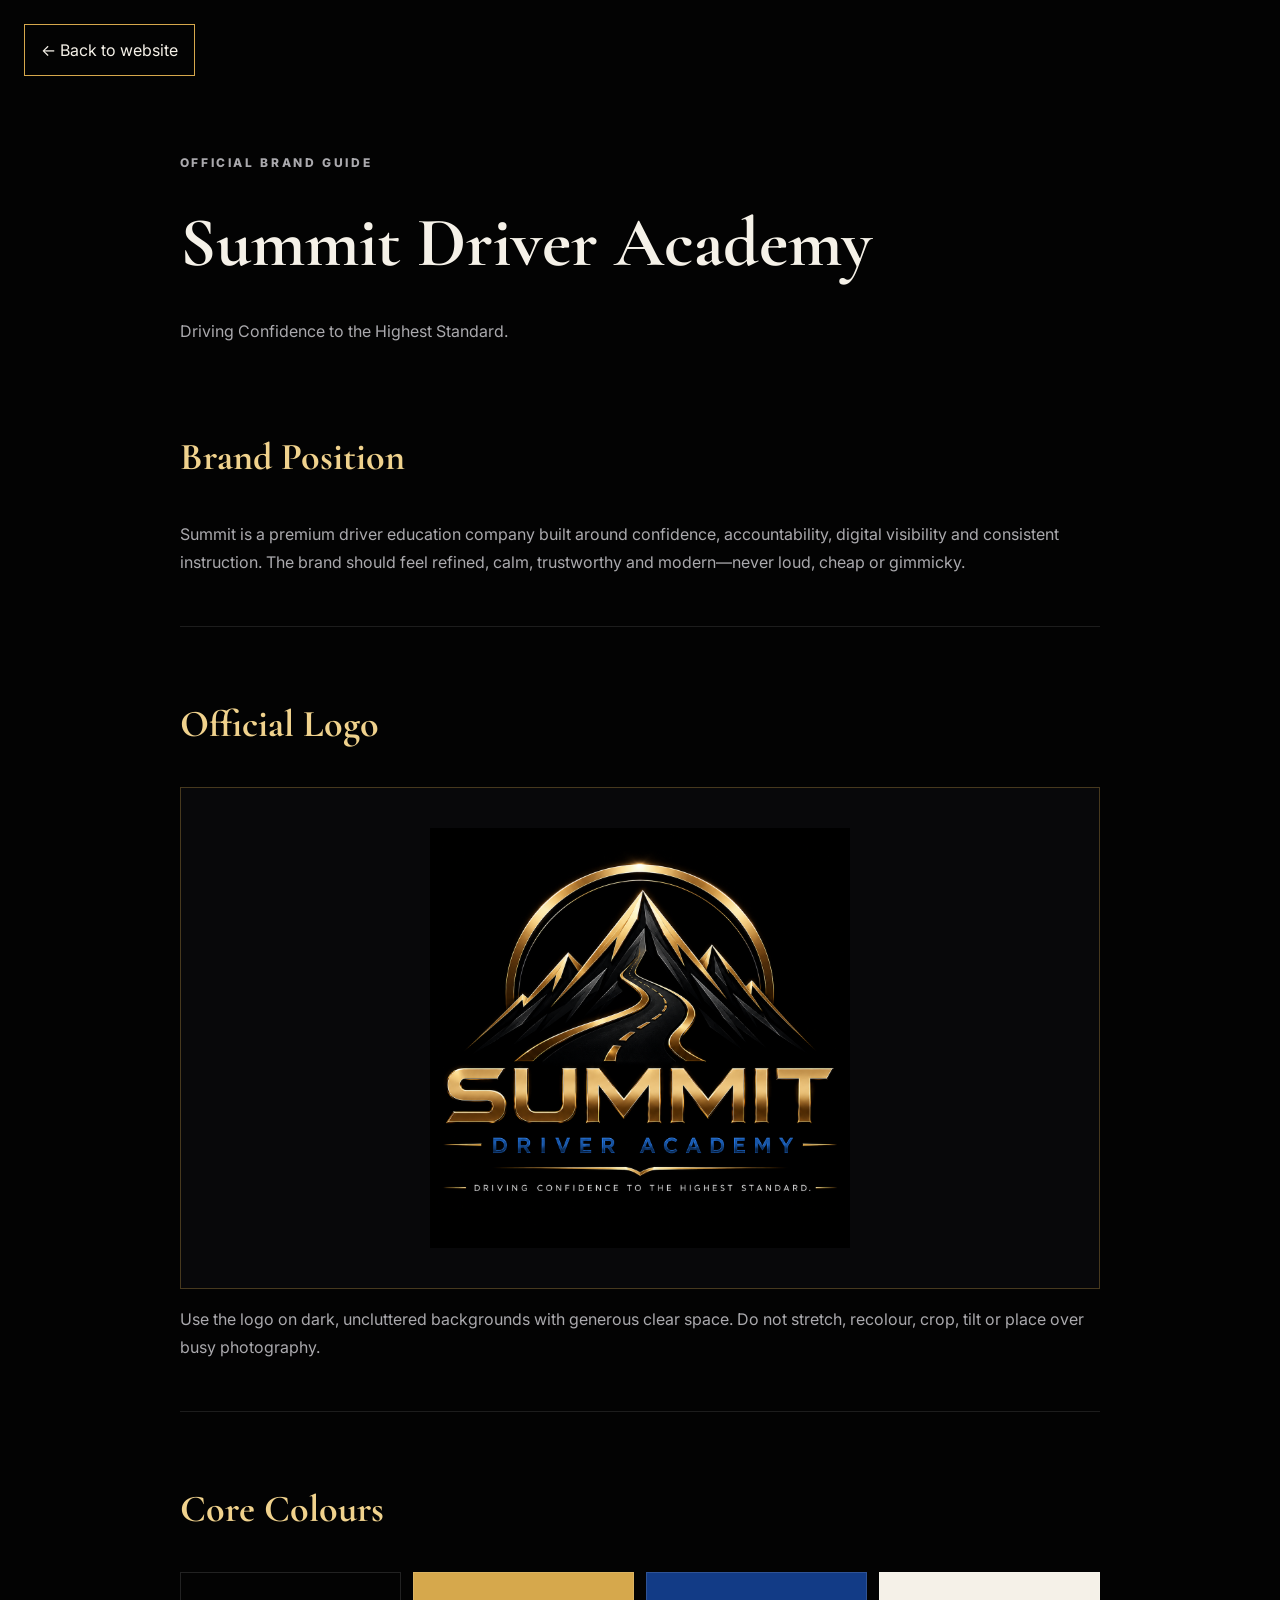
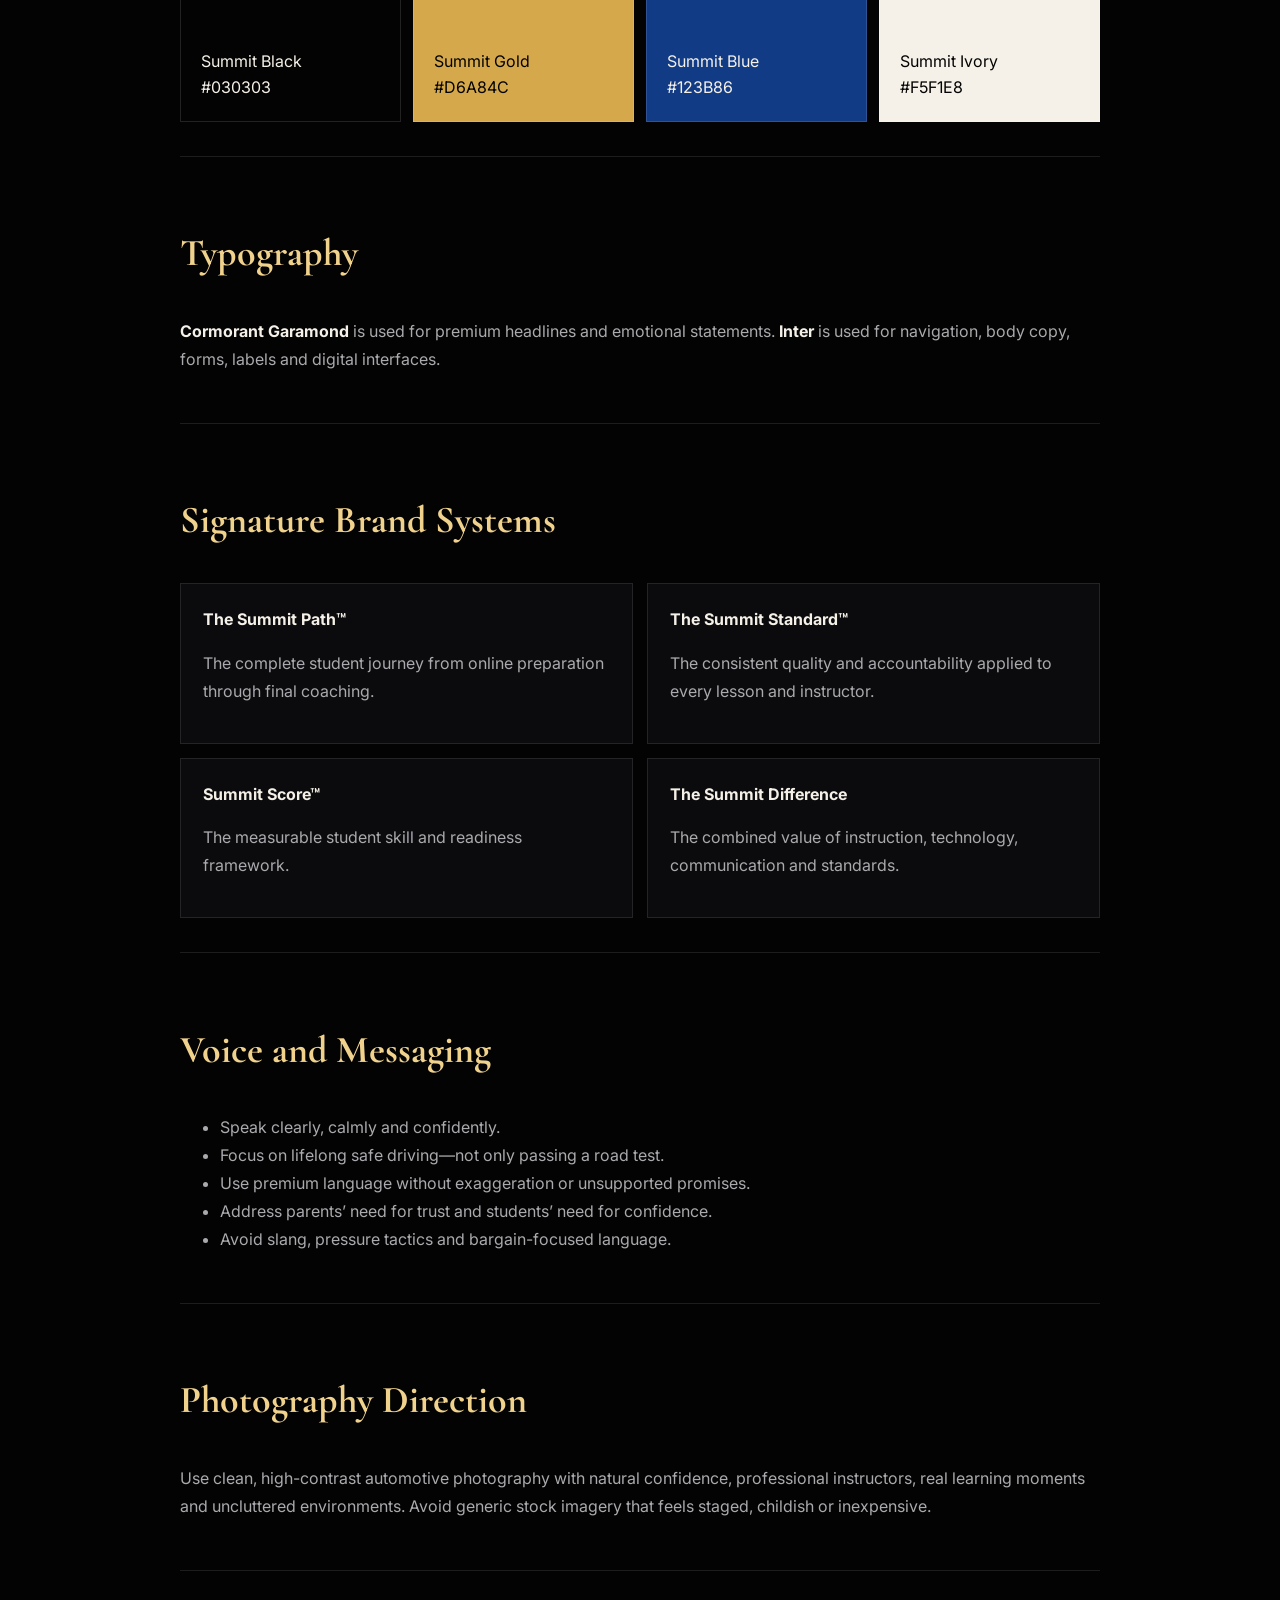
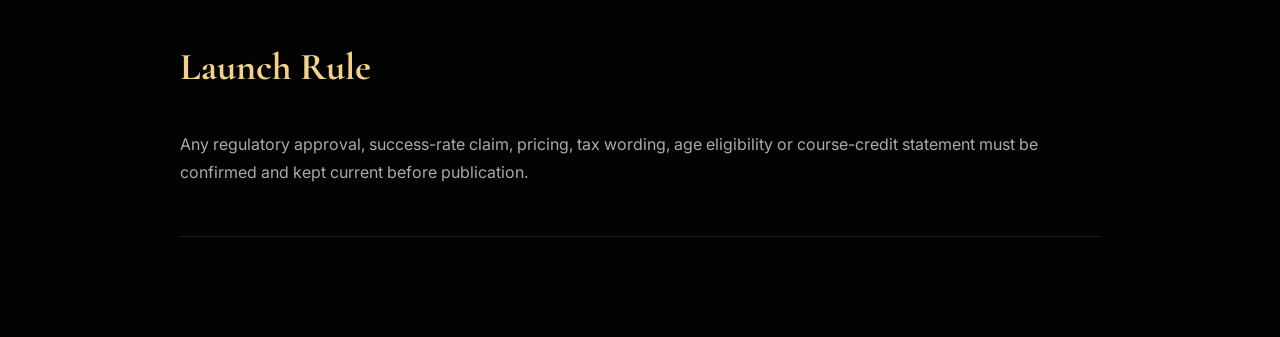
<file: brand-guide.html>
<!DOCTYPE html><html lang="en"><head><meta charset="UTF-8"><meta name="viewport" content="width=device-width,initial-scale=1"><title>Summit Driver Academy Brand Guide</title><link rel="preconnect" href="https://fonts.googleapis.com"><link rel="preconnect" href="https://fonts.gstatic.com" crossorigin><link href="https://fonts.googleapis.com/css2?family=Cormorant+Garamond:wght@500;600;700&family=Inter:wght@400;500;600;700&display=swap" rel="stylesheet"><link rel="stylesheet" href="styles.css"><style>.guide{max-width:1100px;margin:auto;padding:140px 7vw 100px}.guide h1,.guide h2{font-family:"Cormorant Garamond"}.guide h1{font-size:70px;margin:.1em 0}.guide h2{font-size:38px;color:#f0d28d}.guide p,.guide li{color:#aaa9ad;line-height:1.75}.guide-section{padding:34px 0;border-bottom:1px solid rgba(255,255,255,.1)}.logo-board{padding:40px;background:#08080a;border:1px solid rgba(214,168,76,.3)}.logo-board img{width:420px;margin:auto}.swatches{display:grid;grid-template-columns:repeat(4,1fr);gap:12px}.swatch{min-height:150px;padding:20px;display:flex;align-items:flex-end;border:1px solid rgba(255,255,255,.12)}.s1{background:#030303}.s2{background:#d6a84c;color:#030303}.s3{background:#123b86}.s4{background:#f5f1e8;color:#030303}.terms{display:grid;grid-template-columns:repeat(2,1fr);gap:14px}.term{padding:22px;border:1px solid rgba(255,255,255,.1);background:#0b0b0d}.back{position:fixed;left:24px;top:24px;z-index:10;border:1px solid #d6a84c;padding:12px 16px;background:#030303}@media(max-width:700px){.guide h1{font-size:48px}.swatches,.terms{grid-template-columns:1fr}}</style></head><body><a class="back" href="index.html">← Back to website</a><main class="guide"><p class="eyebrow">Official Brand Guide</p><h1>Summit Driver Academy</h1><p>Driving Confidence to the Highest Standard.</p><section class="guide-section"><h2>Brand Position</h2><p>Summit is a premium driver education company built around confidence, accountability, digital visibility and consistent instruction. The brand should feel refined, calm, trustworthy and modern—never loud, cheap or gimmicky.</p></section><section class="guide-section"><h2>Official Logo</h2><div class="logo-board"><img src="assets/summit-logo.png" alt="Summit Driver Academy official logo"></div><p>Use the logo on dark, uncluttered backgrounds with generous clear space. Do not stretch, recolour, crop, tilt or place over busy photography.</p></section><section class="guide-section"><h2>Core Colours</h2><div class="swatches"><div class="swatch s1">Summit Black<br>#030303</div><div class="swatch s2">Summit Gold<br>#D6A84C</div><div class="swatch s3">Summit Blue<br>#123B86</div><div class="swatch s4">Summit Ivory<br>#F5F1E8</div></div></section><section class="guide-section"><h2>Typography</h2><p><strong style="color:#f5f1e8">Cormorant Garamond</strong> is used for premium headlines and emotional statements. <strong style="color:#f5f1e8">Inter</strong> is used for navigation, body copy, forms, labels and digital interfaces.</p></section><section class="guide-section"><h2>Signature Brand Systems</h2><div class="terms"><div class="term"><strong>The Summit Path™</strong><p>The complete student journey from online preparation through final coaching.</p></div><div class="term"><strong>The Summit Standard™</strong><p>The consistent quality and accountability applied to every lesson and instructor.</p></div><div class="term"><strong>Summit Score™</strong><p>The measurable student skill and readiness framework.</p></div><div class="term"><strong>The Summit Difference</strong><p>The combined value of instruction, technology, communication and standards.</p></div></div></section><section class="guide-section"><h2>Voice and Messaging</h2><ul><li>Speak clearly, calmly and confidently.</li><li>Focus on lifelong safe driving—not only passing a road test.</li><li>Use premium language without exaggeration or unsupported promises.</li><li>Address parents’ need for trust and students’ need for confidence.</li><li>Avoid slang, pressure tactics and bargain-focused language.</li></ul></section><section class="guide-section"><h2>Photography Direction</h2><p>Use clean, high-contrast automotive photography with natural confidence, professional instructors, real learning moments and uncluttered environments. Avoid generic stock imagery that feels staged, childish or inexpensive.</p></section><section class="guide-section"><h2>Launch Rule</h2><p>Any regulatory approval, success-rate claim, pricing, tax wording, age eligibility or course-credit statement must be confirmed and kept current before publication.</p></section></main></body></html>
</file>
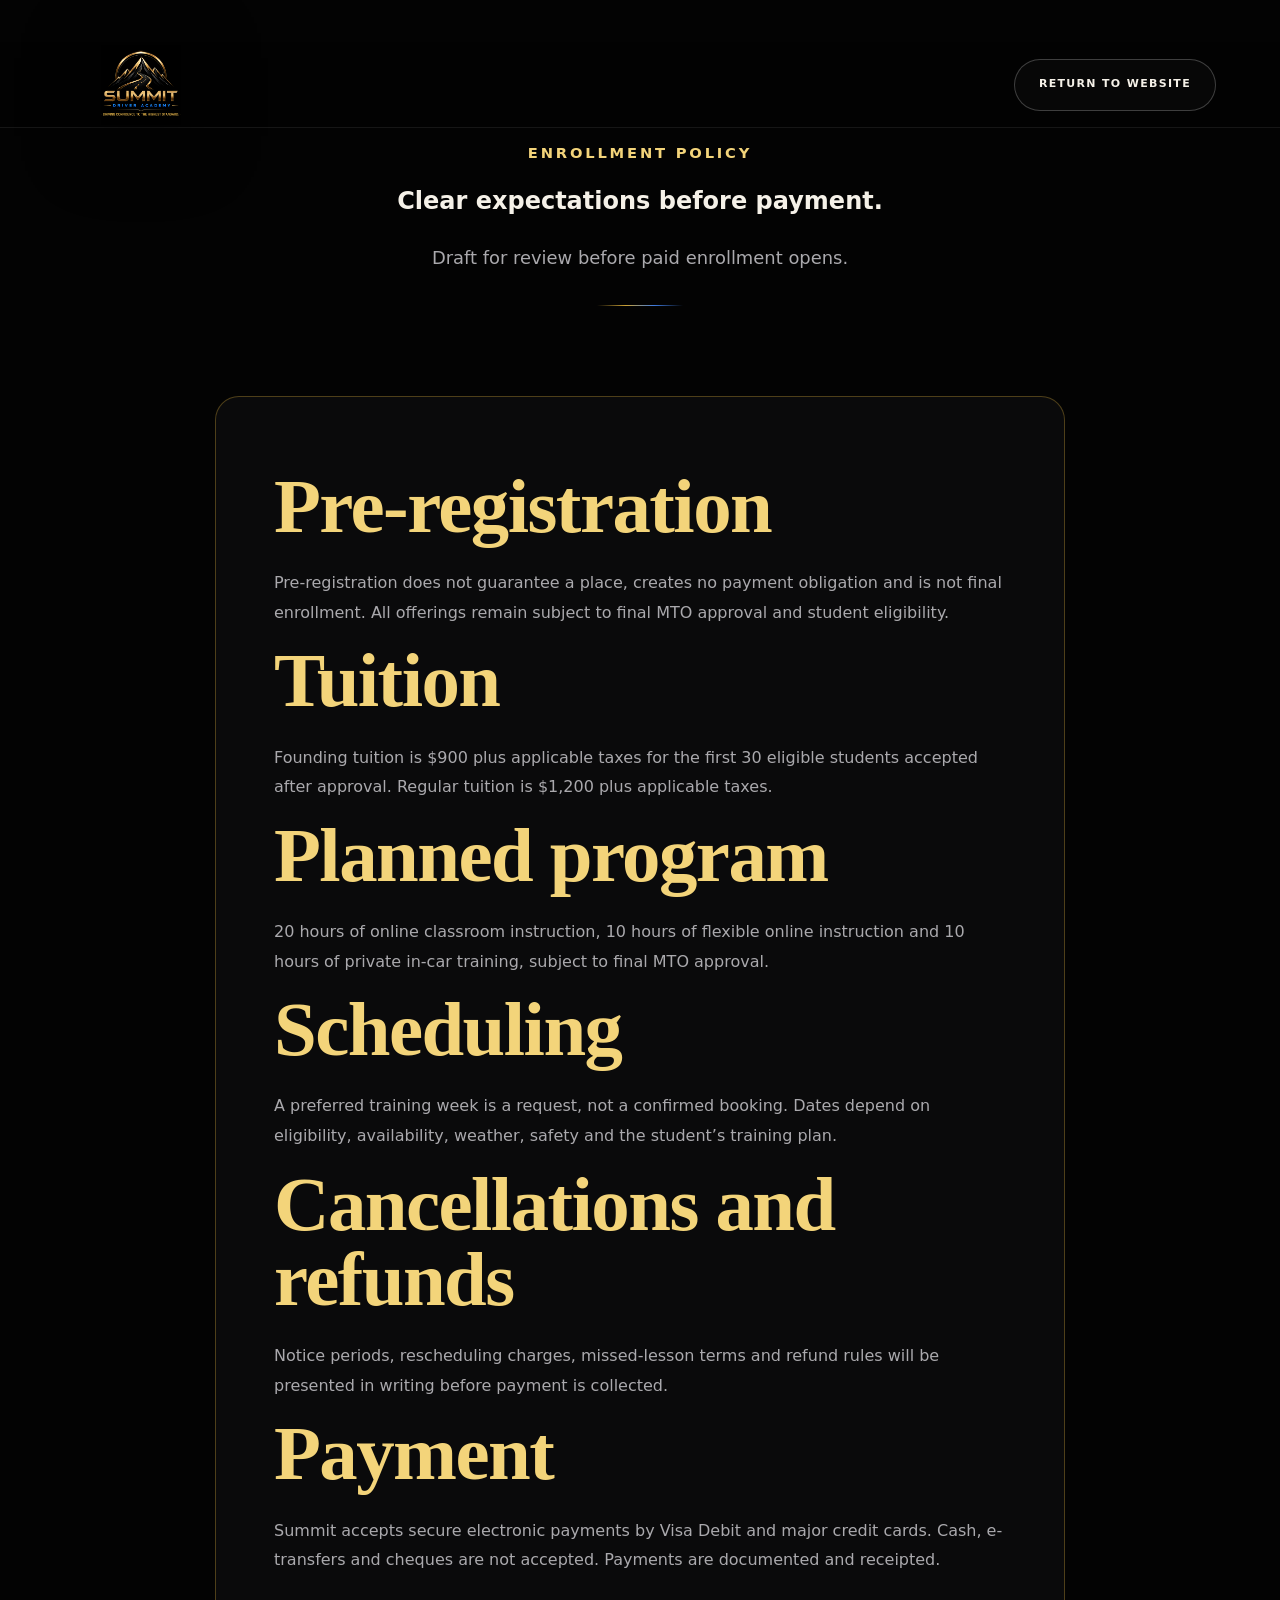
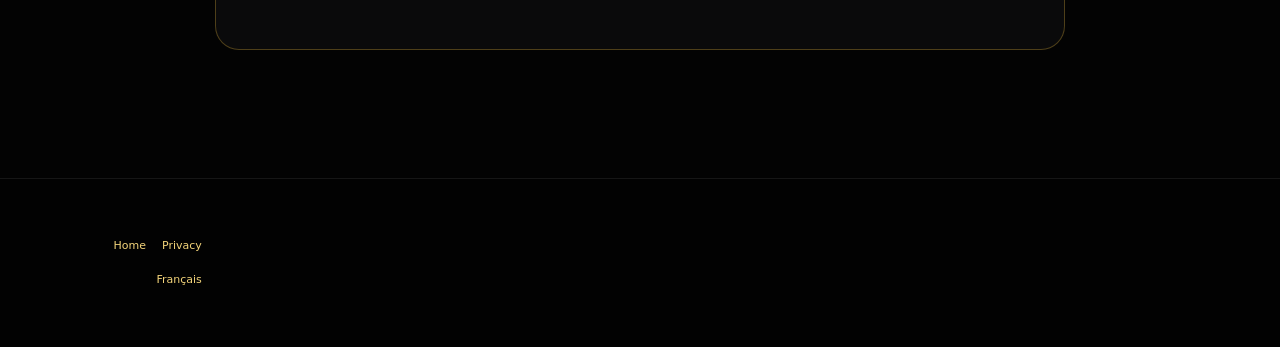
<file: enrollment-policy.html>
<!doctype html><html lang="en"><head><meta charset="utf-8"><meta name="viewport" content="width=device-width,initial-scale=1"><title>Enrollment Policy | Summit Driver Academy</title><link rel="stylesheet" href="styles.css"></head><body><header class="site-header"><a class="brand" href="index.html"><img src="assets/summit-logo-legible-gold.png" alt="Summit Driver Academy"></a><a class="button button-secondary" href="index.html">Return to website</a></header><main><section class="section policy-page"><div class="section-heading"><p class="eyebrow">Enrollment Policy</p><h1>Clear expectations before payment.</h1><p>Draft for review before paid enrollment opens.</p></div><div class="policy-content"><h2>Pre-registration</h2><p>Pre-registration does not guarantee a place, creates no payment obligation and is not final enrollment. All offerings remain subject to final MTO approval and student eligibility.</p><h2>Tuition</h2><p>Founding tuition is $900 plus applicable taxes for the first 30 eligible students accepted after approval. Regular tuition is $1,200 plus applicable taxes.</p><h2>Planned program</h2><p>20 hours of online classroom instruction, 10 hours of flexible online instruction and 10 hours of private in-car training, subject to final MTO approval.</p><h2>Scheduling</h2><p>A preferred training week is a request, not a confirmed booking. Dates depend on eligibility, availability, weather, safety and the student’s training plan.</p><h2>Cancellations and refunds</h2><p>Notice periods, rescheduling charges, missed-lesson terms and refund rules will be presented in writing before payment is collected.</p><h2>Payment</h2><p>Summit accepts secure electronic payments by Visa Debit and major credit cards. Cash, e-transfers and cheques are not accepted. Payments are documented and receipted.</p></div></section></main><footer><nav class="footer-links"><a href="index.html">Home</a><a href="privacy.html">Privacy</a><a href="fr/politique-inscription.html">Français</a></nav></footer></body></html>
</file>
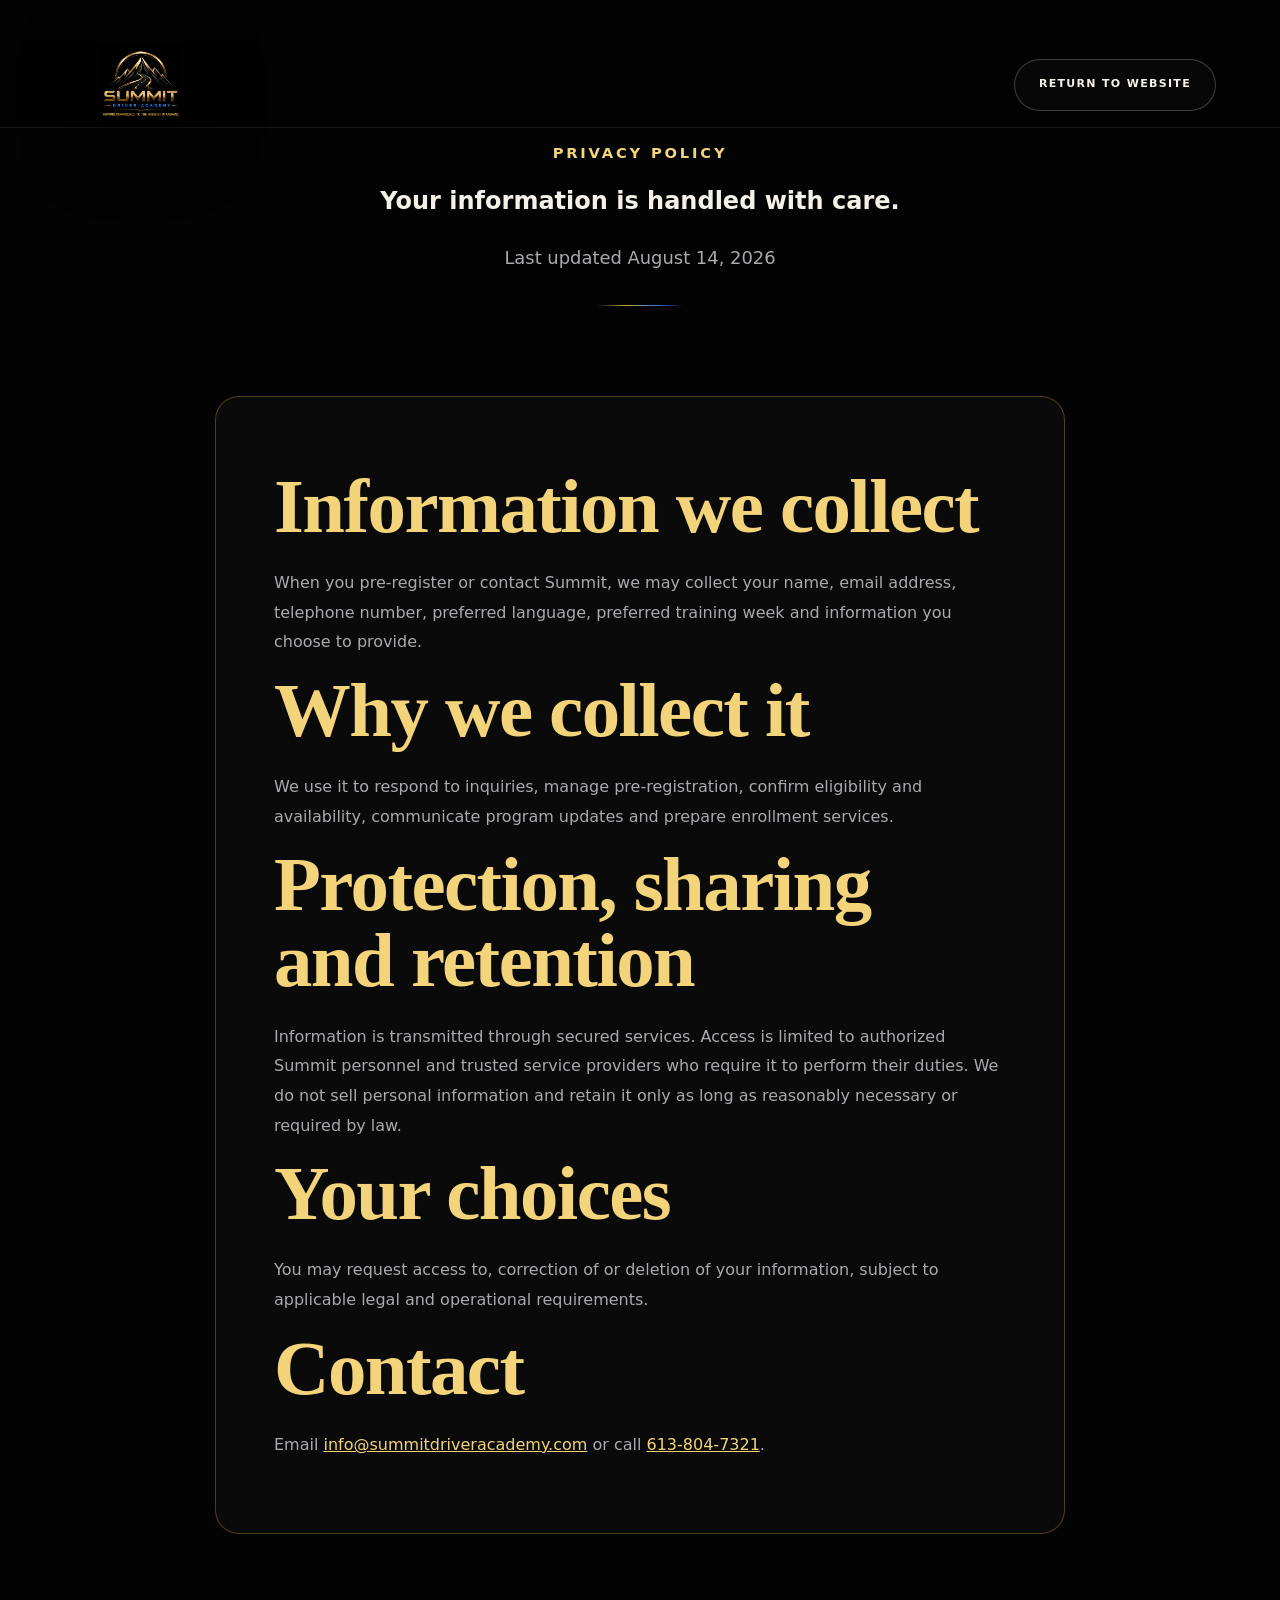
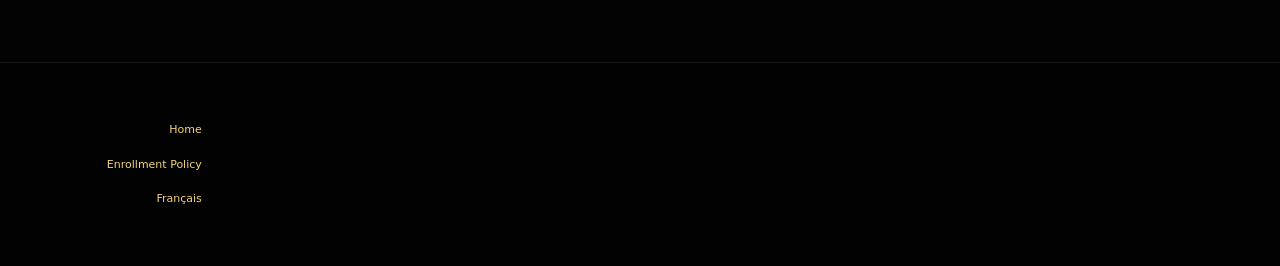
<file: privacy.html>
<!doctype html><html lang="en"><head><meta charset="utf-8"><meta name="viewport" content="width=device-width,initial-scale=1"><title>Privacy Policy | Summit Driver Academy</title><link rel="stylesheet" href="styles.css"></head><body><header class="site-header"><a class="brand" href="index.html"><img src="assets/summit-logo-legible-gold.png" alt="Summit Driver Academy"></a><a class="button button-secondary" href="index.html">Return to website</a></header><main><section class="section policy-page"><div class="section-heading"><p class="eyebrow">Privacy Policy</p><h1>Your information is handled with care.</h1><p>Last updated August 14, 2026</p></div><div class="policy-content"><h2>Information we collect</h2><p>When you pre-register or contact Summit, we may collect your name, email address, telephone number, preferred language, preferred training week and information you choose to provide.</p><h2>Why we collect it</h2><p>We use it to respond to inquiries, manage pre-registration, confirm eligibility and availability, communicate program updates and prepare enrollment services.</p><h2>Protection, sharing and retention</h2><p>Information is transmitted through secured services. Access is limited to authorized Summit personnel and trusted service providers who require it to perform their duties. We do not sell personal information and retain it only as long as reasonably necessary or required by law.</p><h2>Your choices</h2><p>You may request access to, correction of or deletion of your information, subject to applicable legal and operational requirements.</p><h2>Contact</h2><p>Email <a href="mailto:info@summitdriveracademy.com">info@summitdriveracademy.com</a> or call <a href="tel:+16138047321">613-804-7321</a>.</p></div></section></main><footer><nav class="footer-links"><a href="index.html">Home</a><a href="enrollment-policy.html">Enrollment Policy</a><a href="fr/confidentialite.html">Français</a></nav></footer></body></html>
</file>
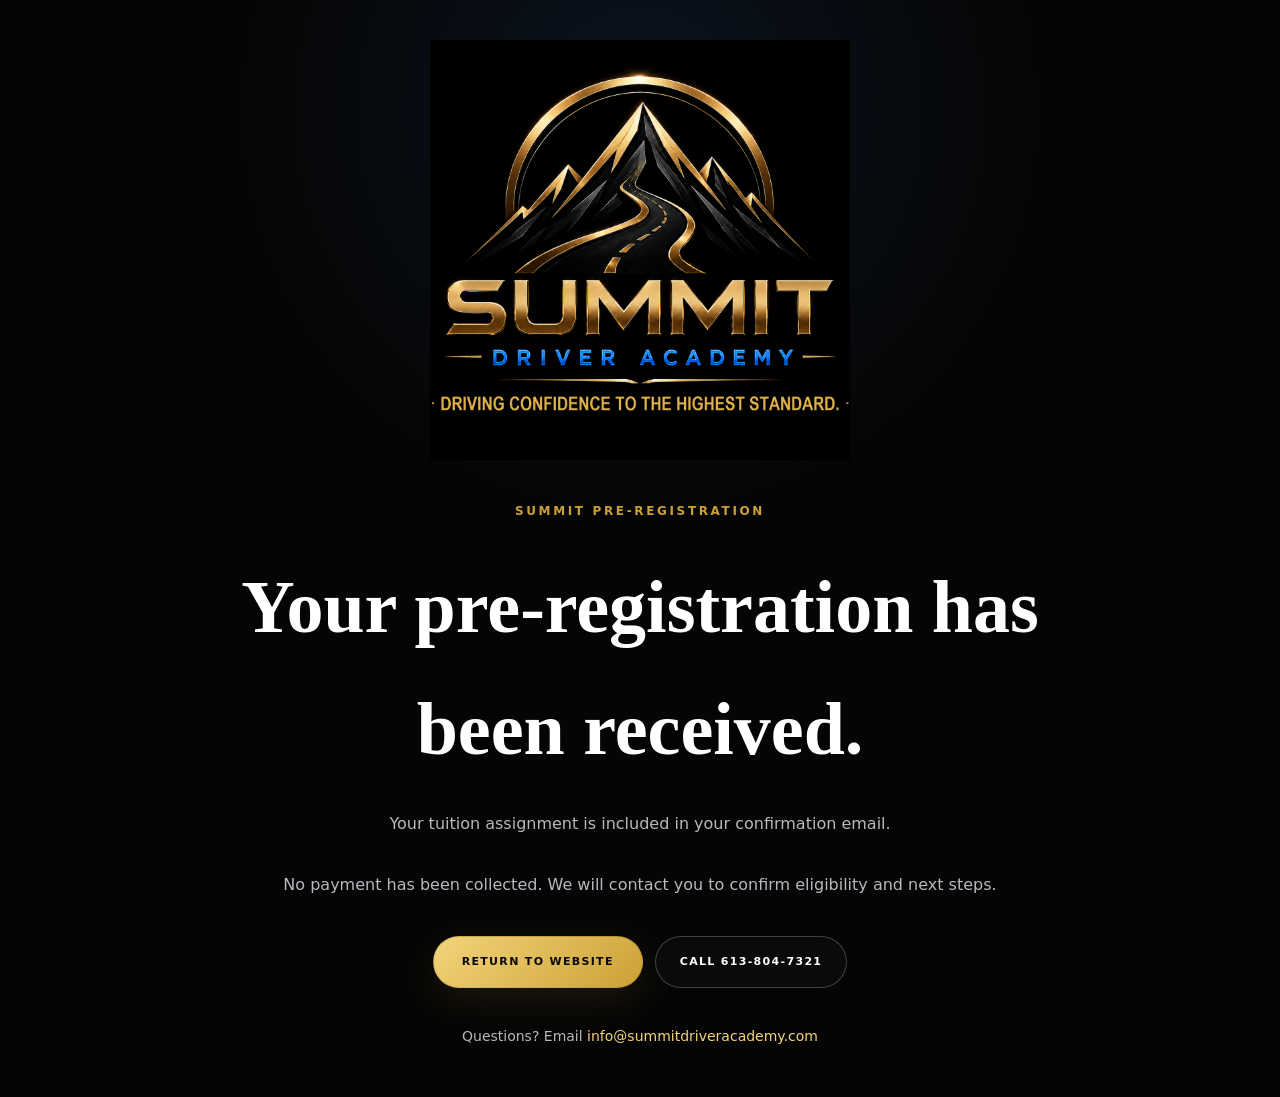
<file: thank-you.html>
<!DOCTYPE html>
<html lang="en">
<head>
  <meta name="robots" content="noindex,nofollow,noarchive">
<meta charset="UTF-8">
<meta name="viewport" content="width=device-width,initial-scale=1">
<title>Pre-Registration Received | Summit Driver Academy</title>
<link rel="stylesheet" href="styles.css">
</head>
<body>
<main class="thank-you-page">
<img src="assets/summit-logo-legible-gold.png" alt="Summit Driver Academy">
<p class="eyebrow">Summit Pre-Registration</p>
<h1>Your pre-registration has been received.</h1>
<p id="tuition-confirmation" aria-live="polite">Your tuition assignment is included in your confirmation email.</p>
<p id="registration-reference"></p>
<p>No payment has been collected. We will contact you to confirm eligibility and next steps.</p>
<div class="thank-you-actions">
<a class="button button-primary" href="index.html">Return to Website</a>
<a class="button button-secondary" href="tel:+16138047321">Call 613-804-7321</a>
</div>
<p class="thank-you-contact">Questions? Email <a href="mailto:info@summitdriveracademy.com">info@summitdriveracademy.com</a></p>
</main>
<script src="confirmation.js"></script>
</body>
</html>
</file>
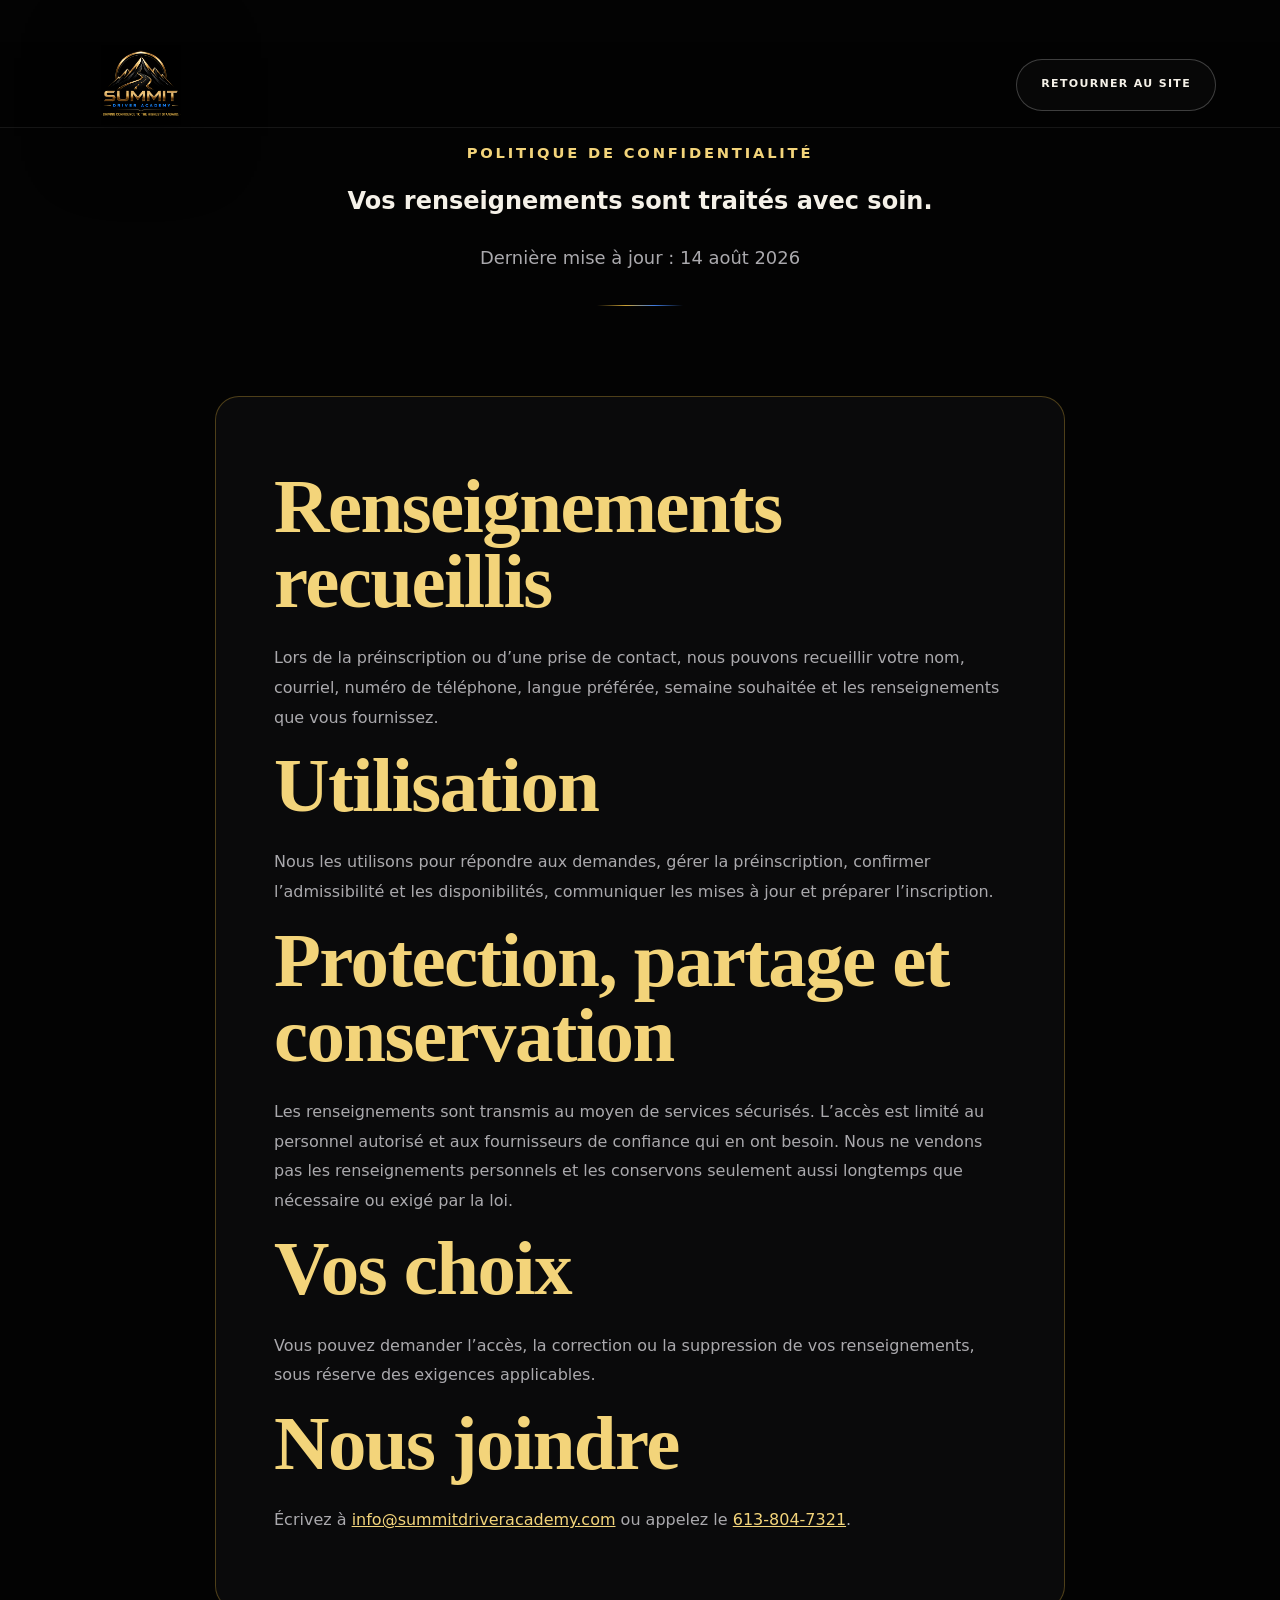
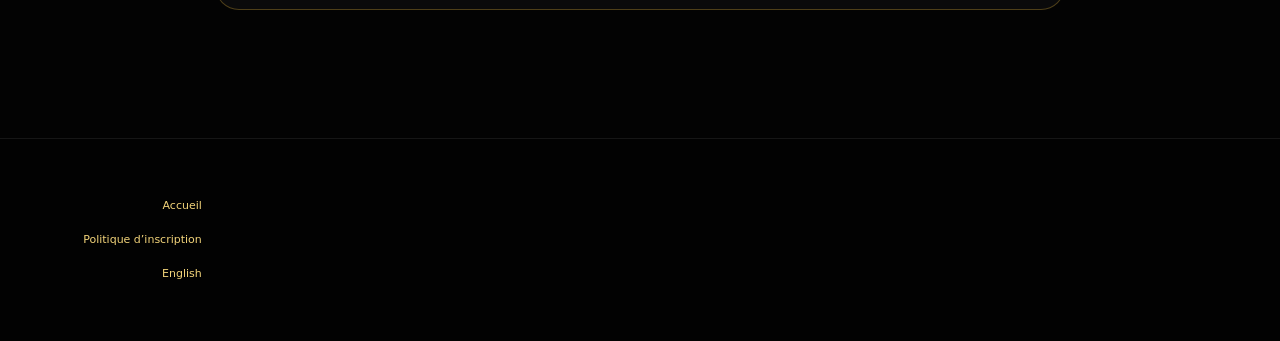
<file: fr/confidentialite.html>
<!doctype html><html lang="fr"><head><meta charset="utf-8"><meta name="viewport" content="width=device-width,initial-scale=1"><title>Politique de confidentialité | Summit Driver Academy</title><link rel="stylesheet" href="../styles.css"></head><body><header class="site-header"><a class="brand" href="index.html"><img src="../assets/summit-logo-legible-gold.png" alt="Summit Driver Academy"></a><a class="button button-secondary" href="index.html">Retourner au site</a></header><main><section class="section policy-page"><div class="section-heading"><p class="eyebrow">Politique de confidentialité</p><h1>Vos renseignements sont traités avec soin.</h1><p>Dernière mise à jour : 14 août 2026</p></div><div class="policy-content"><h2>Renseignements recueillis</h2><p>Lors de la préinscription ou d’une prise de contact, nous pouvons recueillir votre nom, courriel, numéro de téléphone, langue préférée, semaine souhaitée et les renseignements que vous fournissez.</p><h2>Utilisation</h2><p>Nous les utilisons pour répondre aux demandes, gérer la préinscription, confirmer l’admissibilité et les disponibilités, communiquer les mises à jour et préparer l’inscription.</p><h2>Protection, partage et conservation</h2><p>Les renseignements sont transmis au moyen de services sécurisés. L’accès est limité au personnel autorisé et aux fournisseurs de confiance qui en ont besoin. Nous ne vendons pas les renseignements personnels et les conservons seulement aussi longtemps que nécessaire ou exigé par la loi.</p><h2>Vos choix</h2><p>Vous pouvez demander l’accès, la correction ou la suppression de vos renseignements, sous réserve des exigences applicables.</p><h2>Nous joindre</h2><p>Écrivez à <a href="mailto:info@summitdriveracademy.com">info@summitdriveracademy.com</a> ou appelez le <a href="tel:+16138047321">613-804-7321</a>.</p></div></section></main><footer><nav class="footer-links"><a href="index.html">Accueil</a><a href="politique-inscription.html">Politique d’inscription</a><a href="../privacy.html">English</a></nav></footer></body></html>
</file>
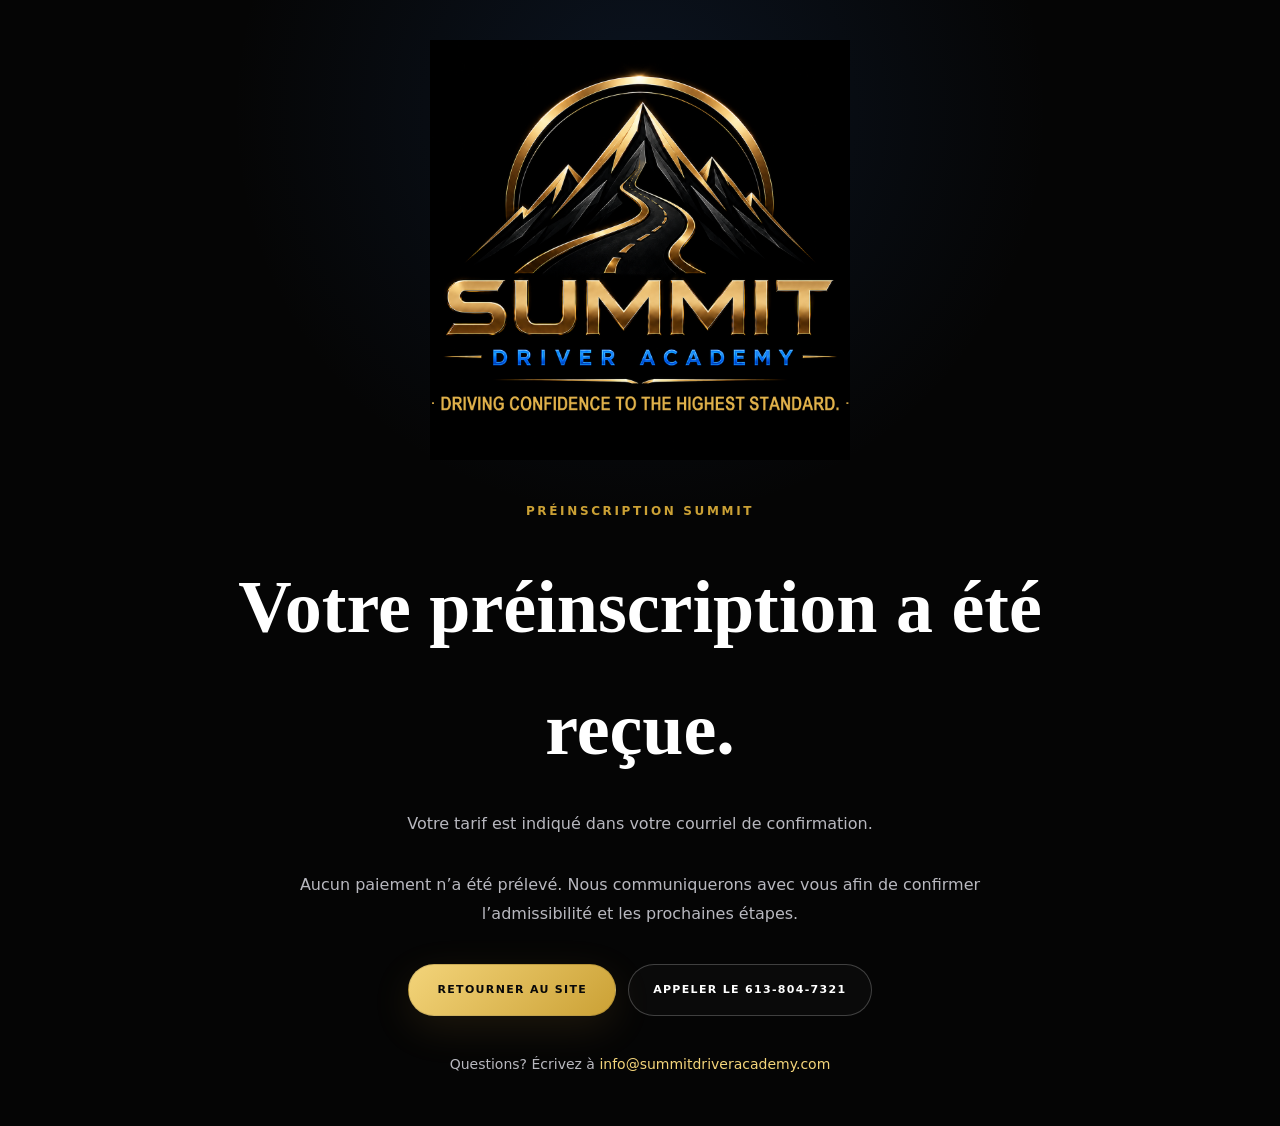
<file: fr/merci.html>
<!DOCTYPE html>
<html lang="fr">
<head>
  <meta name="robots" content="noindex,nofollow,noarchive">
<meta charset="UTF-8">
<meta name="viewport" content="width=device-width,initial-scale=1">
<title>Préinscription reçue | Summit Driver Academy</title>
<link rel="stylesheet" href="../styles.css">
</head>
<body>
<main class="thank-you-page">
<img src="../assets/summit-logo-legible-gold.png" alt="Summit Driver Academy">
<p class="eyebrow">Préinscription Summit</p>
<h1>Votre préinscription a été reçue.</h1>
<p id="tuition-confirmation" aria-live="polite">Votre tarif est indiqué dans votre courriel de confirmation.</p>
<p id="registration-reference"></p>
<p>Aucun paiement n’a été prélevé. Nous communiquerons avec vous afin de confirmer l’admissibilité et les prochaines étapes.</p>
<div class="thank-you-actions">
<a class="button button-primary" href="index.html">Retourner au site</a>
<a class="button button-secondary" href="tel:+16138047321">Appeler le 613-804-7321</a>
</div>
<p class="thank-you-contact">Questions? Écrivez à <a href="mailto:info@summitdriveracademy.com">info@summitdriveracademy.com</a></p>
</main>
<script src="../confirmation.js"></script>
</body>
</html>
</file>
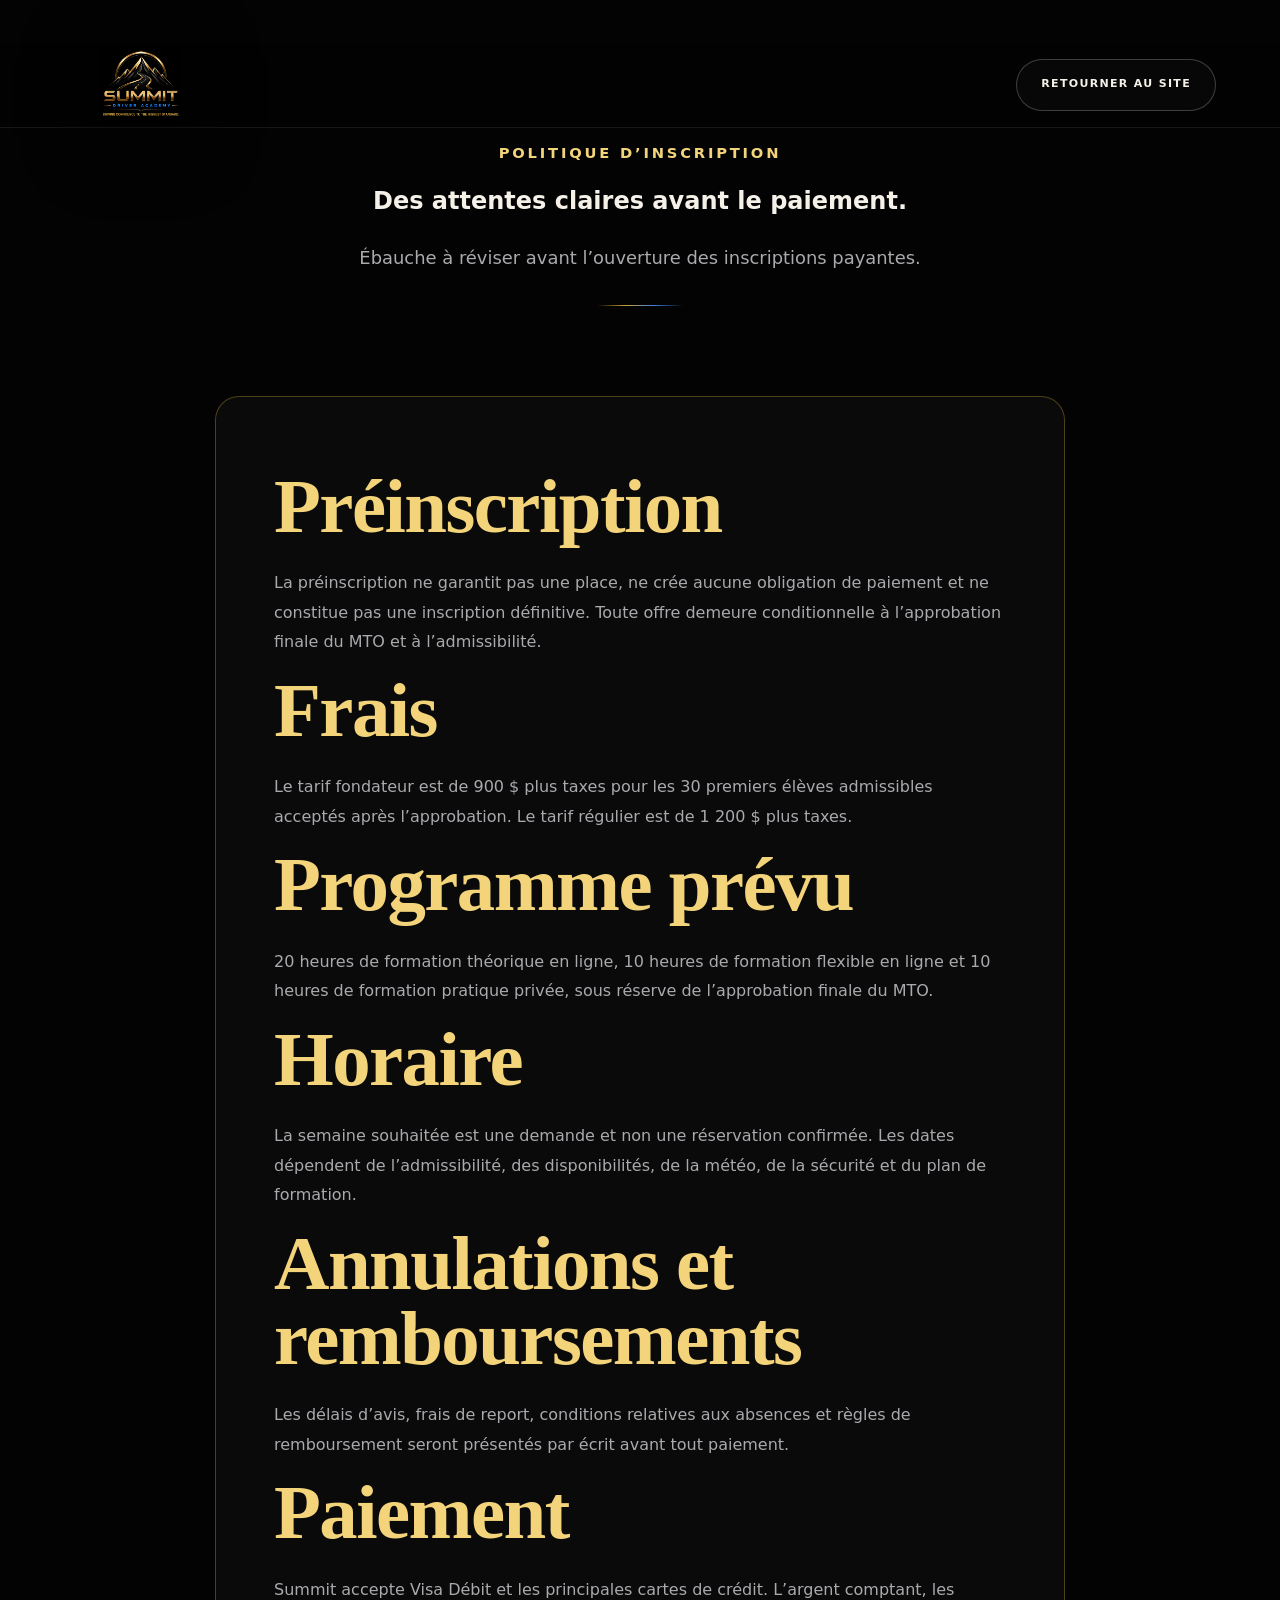
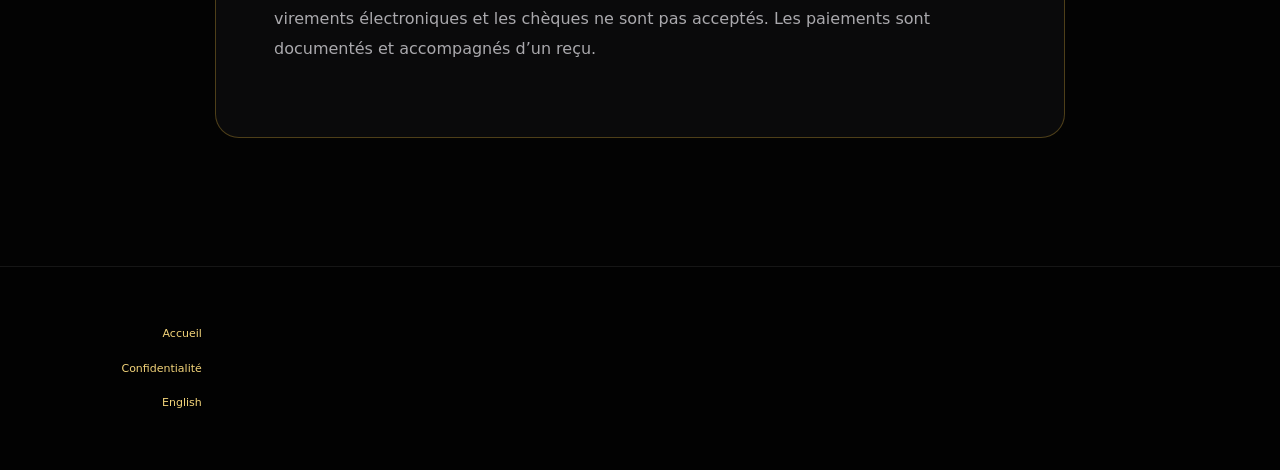
<file: fr/politique-inscription.html>
<!doctype html><html lang="fr"><head><meta charset="utf-8"><meta name="viewport" content="width=device-width,initial-scale=1"><title>Politique d’inscription | Summit Driver Academy</title><link rel="stylesheet" href="../styles.css"></head><body><header class="site-header"><a class="brand" href="index.html"><img src="../assets/summit-logo-legible-gold.png" alt="Summit Driver Academy"></a><a class="button button-secondary" href="index.html">Retourner au site</a></header><main><section class="section policy-page"><div class="section-heading"><p class="eyebrow">Politique d’inscription</p><h1>Des attentes claires avant le paiement.</h1><p>Ébauche à réviser avant l’ouverture des inscriptions payantes.</p></div><div class="policy-content"><h2>Préinscription</h2><p>La préinscription ne garantit pas une place, ne crée aucune obligation de paiement et ne constitue pas une inscription définitive. Toute offre demeure conditionnelle à l’approbation finale du MTO et à l’admissibilité.</p><h2>Frais</h2><p>Le tarif fondateur est de 900 $ plus taxes pour les 30 premiers élèves admissibles acceptés après l’approbation. Le tarif régulier est de 1 200 $ plus taxes.</p><h2>Programme prévu</h2><p>20 heures de formation théorique en ligne, 10 heures de formation flexible en ligne et 10 heures de formation pratique privée, sous réserve de l’approbation finale du MTO.</p><h2>Horaire</h2><p>La semaine souhaitée est une demande et non une réservation confirmée. Les dates dépendent de l’admissibilité, des disponibilités, de la météo, de la sécurité et du plan de formation.</p><h2>Annulations et remboursements</h2><p>Les délais d’avis, frais de report, conditions relatives aux absences et règles de remboursement seront présentés par écrit avant tout paiement.</p><h2>Paiement</h2><p>Summit accepte Visa Débit et les principales cartes de crédit. L’argent comptant, les virements électroniques et les chèques ne sont pas acceptés. Les paiements sont documentés et accompagnés d’un reçu.</p></div></section></main><footer><nav class="footer-links"><a href="index.html">Accueil</a><a href="confidentialite.html">Confidentialité</a><a href="../enrollment-policy.html">English</a></nav></footer></body></html>
</file>
<file: styles.css>
:root{--black:#030303;--panel:#0b0b0d;--panel2:#111114;--gold:#cba135;--gold2:#f3d47a;--gold-dark:#a67a2a;--blue:#224e9e;--blue2:#3f7be0;--white:#f5f1e8;--muted:#aaa9ad;--line:rgba(255,255,255,.08);--shadow:0 32px 90px rgba(0,0,0,.52);--glass:rgba(255,255,255,.02)}
*{box-sizing:border-box}html{scroll-behavior:smooth;scroll-padding-top:140px}body{margin:0;background:var(--black);color:var(--white);font-family:Inter,system-ui,sans-serif;overflow-x:hidden}a{color:inherit;text-decoration:none}img{max-width:100%;display:block}button,input{font:inherit}.skip-link{position:fixed;left:12px;top:-60px;z-index:999;background:var(--gold);color:#050505;padding:12px 16px;font-weight:700}.skip-link:focus{top:12px}.site-header{height:86px;padding:0 5vw;display:flex;align-items:center;justify-content:space-between;position:fixed;inset:0 0 auto;z-index:100;background:rgba(3,3,3,.88);backdrop-filter:blur(18px);border-bottom:1px solid var(--line)}.brand img{width:154px;height:80px;object-fit:contain;filter:drop-shadow(0 12px 36px rgba(0,0,0,.6));border-radius:8px}.nav{display:flex;align-items:center;gap:24px}.nav a{font-size:12px;letter-spacing:.05em;color:#d0cfd1}.nav a:hover,.nav a:focus-visible{color:var(--gold2)}.nav a:focus-visible,.language-switch a:focus-visible,.button:focus-visible,.menu-toggle:focus-visible,input:focus-visible,select:focus-visible,textarea:focus-visible,details summary:focus-visible{outline:3px solid rgba(243,212,122,.8);outline-offset:4px}.nav-cta{border-radius:999px;background:linear-gradient(135deg,rgba(240,210,141,.06),rgba(214,168,76,.06));border:1px solid rgba(214,168,76,.28);padding:10px 18px;box-shadow:0 8px 30px rgba(0,0,0,.28)}.menu-toggle{display:none;background:none;border:0}.hero{min-height:100svh;display:grid;place-items:center;text-align:center;position:relative;overflow:hidden;padding:125px 6vw 70px;background:radial-gradient(circle at 50% 35%,rgba(18,59,134,.24),transparent 32%),linear-gradient(180deg,#09090b,#020202)}.hero-content{position:relative;z-index:2;max-width:1000px}.hero-logo{width:min(470px,78vw);height:330px;object-fit:contain;margin:0 auto -18px;filter:drop-shadow(0 18px 40px rgba(0,0,0,.5))}.eyebrow{color:var(--gold);text-transform:uppercase;letter-spacing:.22em;font-size:11px;font-weight:700}.hero h1,.section h2,.cta-inner h2{font-family:"Cormorant Garamond",serif;font-weight:600}.hero h1{font-size:clamp(48px,7vw,92px);line-height:.94;margin:6px auto 18px;max-width:920px}.hero-copy{max-width:720px;margin:0 auto;color:#b8b7ba;font-size:clamp(16px,1.1vw,20px);line-height:1.85}.hero-actions{display:flex;justify-content:center;gap:12px;flex-wrap:wrap;margin:34px 0}.button{min-height:52px;padding:0 24px;display:inline-flex;align-items:center;justify-content:center;border:1px solid transparent;text-transform:uppercase;letter-spacing:.12em;font-size:11px;font-weight:700;cursor:pointer;transition:transform .3s ease,box-shadow .3s ease,border-color .3s ease,filter .3s ease,background .3s ease}.button-primary{background:linear-gradient(135deg,var(--gold2),var(--gold));color:#090909;border:1px solid rgba(0,0,0,.12);box-shadow:0 12px 40px rgba(214,168,76,.12);padding:14px 28px}.button-secondary{border-color:rgba(255,255,255,.22);background:rgba(255,255,255,.025)}.button:hover{transform:translateY(-2px)}.hero-proof{display:flex;justify-content:center;flex-wrap:wrap;gap:clamp(24px,8vw,140px);margin-top:35px}.hero-proof div{display:grid;gap:6px;min-width:210px}.hero-proof strong{font-family:"Cormorant Garamond";font-size:62px;color:var(--gold2);line-height:1}.hero-proof span{color:#8f8f93;text-transform:uppercase;letter-spacing:.14em;font-size:10px}.hero-glow{position:absolute;border-radius:50%;filter:blur(70px);opacity:.22}.glow-one{width:430px;height:430px;background:var(--blue);left:-160px;top:22%}.glow-two{width:300px;height:300px;background:var(--gold);right:-140px;bottom:10%}.road-lines{position:absolute;bottom:-150px;left:50%;width:380px;height:640px;transform:translateX(-50%) perspective(600px) rotateX(58deg);border-left:1px solid rgba(214,168,76,.23);border-right:1px solid rgba(214,168,76,.23)}.scroll-cue{position:absolute;bottom:24px;display:grid;gap:8px;place-items:center;color:#7c7c80;text-transform:uppercase;letter-spacing:.18em;font-size:9px}.scroll-cue i{width:1px;height:28px;background:linear-gradient(var(--gold),transparent)}
.notice-band{padding:38px 7vw;background:linear-gradient(90deg,rgba(18,59,134,.24),rgba(214,168,76,.08));border-block:1px solid rgba(214,168,76,.25)}.notice-inner{max-width:1240px;margin:auto;display:grid;grid-template-columns:190px 1fr;gap:35px;align-items:center}.notice-kicker{font-family:"Cormorant Garamond";font-size:31px;color:var(--gold2)}.notice-inner h2{font-family:"Cormorant Garamond";font-size:clamp(28px,3.5vw,46px);margin:0 0 7px;line-height:1.1}.notice-inner p{margin:0;color:var(--muted);line-height:1.7}.section{padding:115px 7vw}.section-heading{max-width:870px;margin:0 auto 58px;text-align:center}.section h2{font-size:clamp(40px,5.5vw,70px);line-height:1.02;margin:10px 0 18px}.section-heading>p:last-child{color:var(--muted);line-height:1.75;font-size:17px}.path-section{background:linear-gradient(180deg,#050506,#0a0a0c)}.path-layout{display:grid;grid-template-columns:1.35fr .65fr;gap:28px;max-width:1280px;margin:auto}.path-steps{display:grid;grid-template-columns:1fr 1fr;gap:18px}.path-card,.standard-card,.dashboard-card,.story-card{border:1px solid var(--line);background:linear-gradient(145deg,rgba(255,255,255,.035),rgba(255,255,255,.012));box-shadow:var(--shadow)}.path-card{padding:30px;min-height:245px}.path-card span,.standard-card b{color:var(--gold);font-size:12px;letter-spacing:.16em}.path-card h3,.standard-card h3,.dashboard-card h3{font-family:"Cormorant Garamond";font-size:30px;margin:35px 0 12px}.path-card p,.standard-card p{color:var(--muted);line-height:1.7}.investment-card{padding:38px;border:1px solid rgba(214,168,76,.45);background:radial-gradient(circle at 50% 15%,rgba(214,168,76,.12),transparent 38%),#0b0b0d;box-shadow:var(--shadow)}.price{font-family:"Cormorant Garamond";font-size:64px;color:var(--gold2);margin:18px 0}.price small{display:block;font-family:Inter;font-size:11px;color:#8b8a8e;text-transform:uppercase;letter-spacing:.13em}.investment-card ul,.check-list,.mini-list{list-style:none;padding:0;margin:24px 0}.investment-card li,.check-list li,.mini-list li{padding:11px 0 11px 22px;border-bottom:1px solid rgba(255,255,255,.07);color:#c4c3c6;position:relative}.investment-card li:before,.check-list li:before,.mini-list li:before{content:"";position:absolute;left:0;top:17px;width:7px;height:7px;background:var(--gold);transform:rotate(45deg)}.payment-notice{margin:24px 0 8px;padding:18px;border:1px solid rgba(214,168,76,.28);background:rgba(214,168,76,.055);display:grid;gap:7px}.payment-notice strong{color:var(--gold2);font-size:11px;text-transform:uppercase;letter-spacing:.13em}.payment-notice span{color:#aaa9ad;font-size:12px;line-height:1.65}.full{width:100%;margin-top:10px}.standard-section{background:#050506}.standard-grid{max-width:1280px;margin:auto;display:grid;grid-template-columns:repeat(4,1fr);gap:16px}.standard-card{padding:30px;min-height:300px}.standard-quote{max-width:1100px;margin:55px auto 0;border-left:2px solid var(--gold);padding:12px 0 12px 28px;font-family:"Cormorant Garamond";font-size:clamp(27px,3vw,42px);line-height:1.25;color:#ede4d2}.roadmap-section{background:radial-gradient(circle at 50% 30%,rgba(18,59,134,.18),transparent 30%),#08080a}.roadmap{list-style:none;padding:0;max-width:1380px;margin:auto;display:grid;grid-template-columns:repeat(7,1fr);position:relative}.roadmap:before{content:"";position:absolute;left:6%;right:6%;top:25px;height:1px;background:linear-gradient(90deg,var(--blue2),var(--gold))}.roadmap li{position:relative;text-align:center;padding:0 9px}.roadmap li span{position:relative;z-index:1;width:50px;height:50px;border-radius:50%;display:grid;place-items:center;margin:0 auto 18px;background:#0a0a0c;border:1px solid var(--gold);color:var(--gold2)}.roadmap strong{display:block;font-family:"Cormorant Garamond";font-size:21px}.roadmap small{display:block;color:#818186;margin-top:7px;line-height:1.45}.score-section{display:grid;grid-template-columns:.85fr 1.15fr;gap:7vw;align-items:center;background:#050506}.score-copy>p:not(.eyebrow){color:var(--muted);font-size:17px;line-height:1.75}.dashboard-card{padding:30px}.score-panel{padding:36px}.card-top{display:flex;justify-content:space-between;align-items:center;border-bottom:1px solid var(--line);padding-bottom:22px}.card-top div{display:grid}.card-top span,.dash-head span,.note small{font-size:10px;text-transform:uppercase;letter-spacing:.15em;color:#8b8a8e}.card-top strong{font-family:"Cormorant Garamond";font-size:66px;color:var(--gold2)}.card-top em,.dash-head b{font-style:normal;border:1px solid rgba(214,168,76,.4);padding:8px 10px;color:var(--gold2);font-size:9px;text-transform:uppercase;letter-spacing:.12em}.meter{height:8px;background:#202024;margin:28px 0}.meter i{display:block;height:100%;background:linear-gradient(90deg,var(--blue2),var(--gold))}.skill-row{display:flex;justify-content:space-between;padding:13px 0;border-bottom:1px solid rgba(255,255,255,.07);color:#c5c4c7}.skill-row b{color:var(--gold2)}.note,.focus-box{margin-top:22px;padding:17px;border-left:2px solid var(--gold);background:rgba(255,255,255,.025)}.note p,.focus-box{color:#b8b7bb;line-height:1.6}.technology-section{background:linear-gradient(180deg,#09090b,#040405)}.dashboard-grid{max-width:1280px;margin:auto;display:grid;grid-template-columns:1fr 1fr;gap:18px}.dashboard-card h3{margin:28px 0 18px}.dash-head{display:flex;justify-content:space-between;align-items:center}.metric-pair,.admin-metrics{display:grid;grid-template-columns:1fr 1fr;gap:10px}.metric-pair div,.admin-metrics div{padding:18px;background:#141417}.metric-pair small,.admin-metrics small{display:block;color:#858589}.metric-pair strong,.admin-metrics strong{display:block;font-family:"Cormorant Garamond";font-size:38px;color:var(--gold2);margin-top:5px}.progress-line{margin-top:18px;display:grid;grid-template-columns:1fr auto;gap:8px;color:#c5c4c7}.progress-line i{grid-column:1/-1;height:5px;background:#222226}.progress-line u{display:block;height:100%;background:linear-gradient(90deg,var(--blue2),var(--gold));text-decoration:none}.schedule-list{list-style:none;padding:0}.schedule-list li{display:flex;gap:18px;padding:14px 0;border-bottom:1px solid var(--line)}.schedule-list time{color:var(--gold2)}.demo-button{margin-top:16px;width:100%;padding:14px;border:1px solid var(--gold);background:transparent;color:var(--gold2)}.families-section{background:#050506}.comparison{max-width:1100px;margin:auto;border:1px solid var(--line)}.comparison>div{display:grid;grid-template-columns:1fr 1fr}.comparison>div>div{padding:20px 24px;border-bottom:1px solid var(--line)}.comparison>div>div:first-child{border-right:1px solid var(--line);color:#e9dfca}.comparison>div>div:last-child{color:#96959a}.comparison-head{background:linear-gradient(90deg,rgba(214,168,76,.12),rgba(18,59,134,.13));font-weight:700}.team-section{background:linear-gradient(180deg,#08080a,#030303)}.team-card{max-width:1050px;margin:auto;display:grid;grid-template-columns:300px 1fr;gap:40px;padding:38px;border:1px solid rgba(214,168,76,.3);background:#0c0c0e}.team-photo{overflow:hidden;border:1px solid rgba(214,168,76,.45);background:#08080a;box-shadow:0 22px 55px rgba(0,0,0,.42)}.team-photo img{width:100%;height:100%;min-height:390px;object-fit:cover;object-position:center top}.team-name{font-family:"Cormorant Garamond";font-size:44px;margin:0}.team-title{color:var(--gold);text-transform:uppercase;letter-spacing:.13em;font-size:10px}.team-card p:not(.team-name):not(.team-title){color:var(--muted);line-height:1.8}.promise-section{padding:120px 7vw;background:radial-gradient(circle at 50% 50%,rgba(18,59,134,.24),transparent 35%),#040405}.promise-inner{max-width:1100px;margin:auto;text-align:center}.promise-inner blockquote{font-family:"Cormorant Garamond";font-size:clamp(40px,6vw,75px);line-height:1.05;margin:20px 0;color:#efe6d5}.stories-section{background:#070708}.story-grid{max-width:1100px;margin:auto;display:grid;grid-template-columns:repeat(3,1fr);gap:16px}.story-card{min-height:220px;padding:30px;display:flex;flex-direction:column;justify-content:flex-end}.story-card span{color:var(--gold);font-size:10px;text-transform:uppercase;letter-spacing:.15em}.story-card p{font-family:"Cormorant Garamond";font-size:28px}.faq-section{background:radial-gradient(circle at 15% 20%,rgba(18,59,134,.2),transparent 30%),#040404}.faq-list{max-width:1000px;margin:auto;border-top:1px solid var(--line)}details{border-bottom:1px solid var(--line)}summary{cursor:pointer;list-style:none;padding:25px 50px 25px 0;position:relative;font-family:"Cormorant Garamond";font-size:27px}summary::-webkit-details-marker{display:none}summary:after{content:"+";position:absolute;right:8px;color:var(--gold)}details[open] summary:after{content:"–"}details p{color:var(--gold2);line-height:1.8;padding:0 45px 25px 0;margin:0}.cta-section{padding:115px 7vw;background:#050506}.cta-inner{max-width:1050px;margin:auto;text-align:center;border:1px solid rgba(214,168,76,.3);padding:70px 6vw;background:rgba(255,255,255,.018)}.cta-inner h2{font-size:clamp(45px,6vw,78px);margin:12px 0}.cta-inner>p{color:var(--muted);font-size:18px}.interest-form{display:grid;grid-template-columns:1fr 1fr 1fr auto;gap:10px;margin:35px auto 18px}.interest-form label{display:grid;text-align:left;gap:7px}.interest-form label span{font-size:9px;text-transform:uppercase;letter-spacing:.12em;color:#858589}.interest-form input{height:52px;background:#0b0b0d;border:1px solid var(--line);color:white;padding:0 14px;outline:none}.interest-form input:focus{border-color:var(--gold)}.cta-inner small{color:#77777b}footer{padding:46px 6vw;display:grid;grid-template-columns:auto 1fr auto;align-items:center;gap:30px;border-top:1px solid var(--line);background:#020202}footer img{width:115px;height:72px;object-fit:contain}footer p{margin:0;text-align:center;color:#aaa9ad}footer small{display:block;text-align:center;color:#66666a;margin-top:6px}.footer-links{display:flex;gap:16px;flex-wrap:wrap;justify-content:flex-end}.footer-links a{font-size:11px;color:var(--gold2)}.reveal{opacity:0;transform:translateY(24px);transition:opacity .7s ease,transform .7s ease}.reveal.visible{opacity:1;transform:none}
@media(max-width:1050px){.nav{position:fixed;top:86px;left:0;right:0;padding:28px 5vw 35px;background:rgba(3,3,3,.98);display:none;flex-direction:column;align-items:flex-start}.nav.open{display:flex}.menu-toggle{display:grid;gap:5px}.menu-toggle span{width:25px;height:1px;background:var(--gold2)}.path-layout,.score-section{grid-template-columns:1fr}.standard-grid{grid-template-columns:1fr 1fr}.roadmap{grid-template-columns:1fr 1fr;gap:16px}.roadmap:before{display:none}.roadmap li{border:1px solid var(--line);padding:22px}.dashboard-grid{grid-template-columns:1fr}.interest-form{grid-template-columns:1fr 1fr}.interest-form button{grid-column:1/-1}.team-card{grid-template-columns:220px 1fr}footer{grid-template-columns:1fr;justify-items:center}.footer-links{justify-content:center}}
@media(max-width:680px){.site-header{height:74px;padding:0 18px}.brand img{width:124px;height:68px}.nav{top:74px}.hero{padding:110px 20px 75px}.hero-logo{height:235px;margin-bottom:-10px}.hero h1{font-size:48px}.hero-copy{font-size:16px;line-height:1.85}.hero-proof{flex-direction:column;gap:24px;justify-content:center;flex-wrap:wrap}.hero-proof div{min-width:0}.notice-inner{grid-template-columns:1fr;gap:12px}.section{padding:84px 20px}.path-steps,.standard-grid,.roadmap,.story-grid{grid-template-columns:1fr}.investment-card{padding:28px}.price{font-size:54px}.comparison>div{grid-template-columns:1fr}.comparison>div>div:first-child{border-right:0}.comparison>div>div:last-child{border-top:1px dashed rgba(255,255,255,.08);padding-top:12px}.team-card{grid-template-columns:1fr;padding:24px}.team-emblem{min-height:220px}.interest-form{grid-template-columns:1fr}.cta-inner{padding:50px 20px}.metric-pair,.admin-metrics{grid-template-columns:1fr 1fr}.dashboard-card{padding:24px}}
@media(prefers-reduced-motion:reduce){html{scroll-behavior:auto}*,*:before,*:after{animation:none!important;transition:none!important}}

.policy-page{min-height:75vh;padding-top:150px}.policy-content{max-width:850px;margin:0 auto;padding:clamp(24px,5vw,58px);border:1px solid rgba(203,161,53,.35);border-radius:24px;background:rgba(11,11,13,.92)}.policy-content h2{color:var(--gold2);margin:2rem 0 .5rem}.policy-content p{color:var(--muted);line-height:1.85}.policy-content a,.consent-row a{color:var(--gold2);text-decoration:underline}

/* Keep the Summit-versus-typical comparison side by side at every size. */
@media(max-width:680px){
  .comparison>div{grid-template-columns:minmax(0,1fr) minmax(0,1fr)}
  .comparison>div>div{padding:16px 12px;font-size:12px;line-height:1.55;overflow-wrap:anywhere}
  .comparison>div>div:first-child{border-right:1px solid var(--line)}
  .comparison>div>div:last-child{border-top:0;padding-top:16px}
  .comparison-head>div{font-size:11px;line-height:1.35}
}


/* Bilingual language selector */
.language-switch{display:flex;align-items:center;gap:.48rem;margin-left:auto;margin-right:1rem;padding:.55rem .72rem;border:1px solid rgba(214,168,76,.5);background:rgba(255,255,255,.025);font-size:.78rem;font-weight:800;letter-spacing:.12em;color:#777;white-space:nowrap;position:relative;z-index:102}
.language-switch a{color:#c8c6c0;text-decoration:none;transition:color .2s ease,background .2s ease;padding:.12rem .18rem}
.language-switch a:hover,.language-switch a:focus{color:var(--gold2)}
.language-switch .active{color:var(--gold2)}
.nav-language{display:none!important}
@media(max-width:980px){.language-switch{margin-left:auto;margin-right:.65rem}.nav-language{display:block!important}}
@media(max-width:520px){.language-switch{font-size:.72rem;gap:.3rem;margin-right:.45rem}}

/* =========================================================
   SUMMIT LUXURY POLISH PASS — 2026
   Refines spacing, typography, cards, hierarchy and motion.
   ========================================================= */
:root{
  --section-space:clamp(105px,10vw,160px);
  --card-radius:22px;
  --soft-shadow:0 24px 70px rgba(0,0,0,.34),0 1px 0 rgba(255,255,255,.04) inset;
  --gold-glow:0 0 0 1px rgba(214,168,76,.12),0 22px 65px rgba(0,0,0,.34);
}

body{font-size:16px;line-height:1.65;text-rendering:optimizeLegibility;-webkit-font-smoothing:antialiased}
.section{padding:var(--section-space) 7vw;position:relative;isolation:isolate}
.section+.section:before{content:"";position:absolute;top:0;left:12%;right:12%;height:1px;background:linear-gradient(90deg,transparent,rgba(214,168,76,.26),rgba(74,131,221,.18),transparent)}
.section-heading{max-width:940px;margin:0 auto clamp(62px,7vw,92px);text-align:center}
.section-heading .eyebrow{font-size:clamp(13px,1.15vw,16px);line-height:1.35;letter-spacing:.19em;font-weight:800;color:var(--gold2);margin-bottom:16px}
.section h2{font-size:clamp(48px,6vw,78px);line-height:.98;letter-spacing:-.02em;margin:14px 0 24px}
.section-heading>p:last-child{font-size:clamp(17px,1.4vw,20px);line-height:1.8;max-width:780px;margin-left:auto;margin-right:auto}
.notice-band{padding:clamp(48px,5vw,72px) 7vw}
.notice-kicker{font-size:clamp(36px,4vw,52px);font-weight:600}
.notice-inner h2{font-size:clamp(36px,4.6vw,58px)}
.notice-inner p{font-size:17px}

/* Softer, more unified premium cards */
.path-card,.standard-card,.dashboard-card,.story-card,.investment-card,.team-card,.comparison,.faq-list details{
  border-radius:var(--card-radius);
  box-shadow:var(--soft-shadow);
  overflow:hidden;
}
.path-card,.standard-card,.dashboard-card,.story-card,.investment-card,.team-card{
  transition:transform .45s cubic-bezier(.2,.75,.2,1),border-color .45s ease,box-shadow .45s ease,background .45s ease;
}
.path-card:hover,.standard-card:hover,.dashboard-card:hover,.story-card:hover,.team-card:hover{
  transform:translateY(-6px);
  border-color:rgba(214,168,76,.34);
  box-shadow:var(--gold-glow);
}
.path-card{padding:36px;min-height:270px}
.standard-card{padding:36px;min-height:320px}
.dashboard-card{padding:36px}
.investment-card{padding:44px}
.path-card h3,.standard-card h3,.dashboard-card h3{font-size:clamp(31px,2.3vw,38px);line-height:1.05;margin-top:38px}
.path-card p,.standard-card p,.dashboard-card p{font-size:16px;line-height:1.78}
.path-layout{gap:34px}
.path-steps{gap:22px}
.standard-grid{gap:22px}
.dashboard-grid{gap:24px}

/* Stronger hierarchy and consistent graphic sizing */
.eyebrow{font-size:12px;font-weight:800}
.roadmap li span{width:56px;height:56px;font-size:16px;box-shadow:0 0 0 7px rgba(3,3,3,.8)}
.roadmap:before{top:28px}
.roadmap strong{font-size:24px;line-height:1.15}
.roadmap small{font-size:13px;line-height:1.55}
.investment-card li:before,.check-list li:before,.mini-list li:before{width:8px;height:8px;top:18px;border-radius:1px}
.metric-pair div,.admin-metrics div{border-radius:14px;padding:21px}
.note,.focus-box{border-radius:0 14px 14px 0;padding:20px}
.button{border-radius:999px;transition:transform .3s ease,box-shadow .3s ease,border-color .3s ease,filter .3s ease,outline .2s ease}
.button:focus-visible{outline:3px solid rgba(243,212,122,.9);outline-offset:4px}
.button-primary:hover{box-shadow:0 12px 36px rgba(214,168,76,.24);filter:brightness(1.05)}
.nav-cta{border-radius:999px}

/* Smoother flow between major sections */
.path-section{background:radial-gradient(circle at 12% 15%,rgba(42,93,168,.10),transparent 24%),linear-gradient(180deg,#050506 0%,#0a0a0c 62%,#070708 100%)}
.standard-section{background:radial-gradient(circle at 90% 8%,rgba(214,168,76,.07),transparent 25%),linear-gradient(180deg,#070708,#050506)}
.roadmap-section{background:radial-gradient(circle at 50% 24%,rgba(42,93,168,.20),transparent 34%),linear-gradient(180deg,#050506,#09090b 50%,#050506)}
.technology-section{background:radial-gradient(circle at 10% 20%,rgba(214,168,76,.06),transparent 24%),linear-gradient(180deg,#070709,#040405)}
.families-section{background:radial-gradient(circle at 90% 20%,rgba(42,93,168,.10),transparent 28%),#050506}

/* Elegant reveal transitions */
.reveal{opacity:0;transform:translateY(28px);filter:blur(2px);transition:opacity .85s cubic-bezier(.2,.75,.2,1),transform .85s cubic-bezier(.2,.75,.2,1),filter .85s ease;transition-delay:var(--reveal-delay,0ms)}
.reveal.visible{opacity:1;transform:none;filter:none}

/* FAQ and comparison refinement */
.faq-list{display:grid;gap:14px}
.faq-list details{border:1px solid rgba(255,255,255,.10);background:rgba(255,255,255,.025);transition:border-color .3s ease,background .3s ease}
.faq-list details[open]{border-color:rgba(214,168,76,.35);background:rgba(214,168,76,.035)}
.faq-list summary{padding:24px 28px;font-size:18px}
.faq-list details p{padding:0 28px 26px;line-height:1.8}
.comparison>div>div{padding:23px 28px}

/* Mobile polish */
@media(max-width:900px){
  .section{padding:90px 6vw}
  .section-heading{margin-bottom:54px}
  .section h2{font-size:clamp(42px,11vw,60px)}
  .section-heading .eyebrow{font-size:13px;letter-spacing:.15em}
  .path-card,.standard-card,.dashboard-card,.investment-card{padding:28px}
  .path-card,.standard-card{min-height:auto}
}
@media(max-width:620px){
  .section{padding:78px 5.5vw}
  .section-heading{margin-bottom:46px}
  .notice-band{padding:42px 6vw}
  .path-card,.standard-card,.dashboard-card,.investment-card{border-radius:18px}
  .roadmap li span{width:48px;height:48px;box-shadow:none}
}
@media(prefers-reduced-motion:reduce){
  *,*:before,*:after{scroll-behavior:auto!important;animation-duration:.01ms!important;animation-iteration-count:1!important;transition-duration:.01ms!important}
  .reveal{opacity:1;transform:none;filter:none}
}


/* =========================================================
   SUMMIT PREMIUM BRAND EXPERIENCE — FINAL PASS
   Cinematic hero, branded journey line, elevated navigation,
   custom visual language and mobile-first actions.
   ========================================================= */
.site-header{transition:height .35s ease,background .35s ease,box-shadow .35s ease,border-color .35s ease}
.site-header.is-scrolled{height:76px;background:rgba(3,3,3,.95);border-color:rgba(214,168,76,.18);box-shadow:0 14px 50px rgba(0,0,0,.38)}
.site-header.is-scrolled .brand img{transform:scale(.92)}
.brand img{transition:transform .35s ease}
.nav a{position:relative;padding-block:8px}
.nav a:not(.nav-cta):after{content:"";position:absolute;left:0;right:100%;bottom:2px;height:1px;background:linear-gradient(90deg,var(--gold),var(--blue2));transition:right .3s ease}
.nav a:not(.nav-cta):hover:after,.nav a:not(.nav-cta):focus-visible:after{right:0}

.hero{min-height:max(760px,100svh);background:
  radial-gradient(circle at 50% 32%,rgba(42,93,168,.27),transparent 31%),
  radial-gradient(circle at 50% 74%,rgba(214,168,76,.08),transparent 28%),
  linear-gradient(180deg,#08090d 0%,#030304 70%,#050506 100%)}
.hero:before{content:"";position:absolute;inset:0;background-image:linear-gradient(rgba(255,255,255,.018) 1px,transparent 1px),linear-gradient(90deg,rgba(255,255,255,.018) 1px,transparent 1px);background-size:76px 76px;mask-image:linear-gradient(to bottom,rgba(0,0,0,.7),transparent 82%);opacity:.42;pointer-events:none}
.hero:after{content:"";position:absolute;left:50%;bottom:-1px;width:min(1120px,92vw);height:190px;transform:translateX(-50%);background:linear-gradient(145deg,transparent 47%,rgba(214,168,76,.23) 48%,rgba(214,168,76,.23) 48.4%,transparent 49%),linear-gradient(215deg,transparent 47%,rgba(74,131,221,.15) 48%,rgba(74,131,221,.15) 48.4%,transparent 49%);opacity:.75;pointer-events:none}
.hero-content{will-change:transform;transition:transform .08s linear}
.hero .eyebrow{font-size:clamp(11px,1vw,13px);letter-spacing:.28em;color:var(--gold2)}
.hero-logo{filter:drop-shadow(0 24px 52px rgba(0,0,0,.62)) drop-shadow(0 0 26px rgba(42,93,168,.12))}
.hero h1{text-wrap:balance;text-shadow:0 8px 45px rgba(0,0,0,.6)}
.hero-copy{text-wrap:pretty}
.hero-signature{display:flex;align-items:center;justify-content:center;gap:15px;margin:26px auto 2px;color:rgba(240,210,141,.74);font-size:9px;letter-spacing:.42em}
.hero-signature span{width:58px;height:1px;background:linear-gradient(90deg,transparent,var(--gold))}
.hero-signature span:last-child{transform:scaleX(-1)}
.hero-signature b{font-weight:600}
.hero-proof{padding:22px 34px;border:1px solid rgba(255,255,255,.07);border-radius:20px;background:rgba(255,255,255,.018);backdrop-filter:blur(12px);width:max-content;max-width:100%;margin-inline:auto}
.scroll-cue{animation:summitFloat 2.4s ease-in-out infinite}
@keyframes summitFloat{50%{transform:translateY(7px)}}

/* Branded vertical journey marker */
.journey-rail{position:fixed;z-index:40;right:22px;top:50%;transform:translateY(-50%);height:42vh;min-height:290px;display:flex;flex-direction:column;align-items:center;gap:12px;pointer-events:none;opacity:.7}
.journey-label{writing-mode:vertical-rl;transform:rotate(180deg);font-size:8px;letter-spacing:.25em;color:#77777c}
.journey-track{position:relative;width:1px;flex:1;background:rgba(255,255,255,.12);overflow:visible}
.journey-progress{position:absolute;top:0;left:0;width:1px;height:0;background:linear-gradient(var(--gold2),var(--gold),var(--blue2));box-shadow:0 0 10px rgba(214,168,76,.6);transition:height .12s linear}
.journey-progress:after{content:"";position:absolute;left:50%;bottom:-4px;width:7px;height:7px;border-radius:50%;background:var(--gold2);transform:translateX(-50%);box-shadow:0 0 15px rgba(214,168,76,.85)}
.journey-peak{width:18px;height:14px;background:linear-gradient(145deg,transparent 46%,var(--gold) 47% 52%,transparent 53%),linear-gradient(215deg,transparent 46%,var(--gold) 47% 52%,transparent 53%)}

/* Custom Summit card language */
.path-card:before,.standard-card:before,.dashboard-card:before,.story-card:before{content:"";position:absolute;inset:0 auto auto 0;width:100%;height:2px;background:linear-gradient(90deg,transparent,var(--gold),var(--blue2),transparent);opacity:.38;transform:scaleX(.25);transition:transform .5s ease,opacity .5s ease}
.path-card,.standard-card,.dashboard-card,.story-card{position:relative}
.path-card:hover:before,.standard-card:hover:before,.dashboard-card:hover:before,.story-card:hover:before{transform:scaleX(1);opacity:.85}
.path-card span,.standard-card b{display:inline-grid;place-items:center;width:48px;height:48px;border:1px solid rgba(214,168,76,.32);border-radius:14px;background:linear-gradient(145deg,rgba(214,168,76,.09),rgba(42,93,168,.06));font-size:11px}
.path-card h3,.standard-card h3{margin-top:30px}
.standard-quote{position:relative;border-left:0;padding:44px 54px;text-align:center;border:1px solid rgba(214,168,76,.18);border-radius:22px;background:linear-gradient(135deg,rgba(214,168,76,.045),rgba(42,93,168,.035))}
.standard-quote:before,.standard-quote:after{content:"";position:absolute;top:50%;width:46px;height:1px;background:var(--gold)}
.standard-quote:before{left:-23px}.standard-quote:after{right:-23px}

/* Premium section entrances and visual rhythm */
.notice-band{position:relative;overflow:hidden}
.notice-band:after{content:"";position:absolute;right:-120px;top:50%;width:360px;height:360px;border:1px solid rgba(214,168,76,.12);border-radius:50%;transform:translateY(-50%);box-shadow:0 0 0 46px rgba(42,93,168,.025),0 0 0 92px rgba(214,168,76,.018)}
.section-heading:after{content:"";display:block;width:86px;height:1px;margin:31px auto 0;background:linear-gradient(90deg,transparent,var(--gold),var(--blue2),transparent)}
.team-card{background:radial-gradient(circle at 14% 25%,rgba(42,93,168,.12),transparent 28%),linear-gradient(145deg,rgba(255,255,255,.035),rgba(255,255,255,.012))}
.team-photo{position:relative}
.team-photo:after{content:"";position:absolute;inset:10px;border:1px solid rgba(214,168,76,.28);border-radius:16px;pointer-events:none}
.cta-inner{position:relative;overflow:hidden;border-radius:28px;box-shadow:0 28px 90px rgba(0,0,0,.42)}
.cta-inner:before{content:"";position:absolute;inset:-60% 35% auto -10%;height:380px;background:radial-gradient(circle,rgba(42,93,168,.18),transparent 66%);pointer-events:none}
.interest-form input{border-radius:12px;transition:border-color .25s ease,box-shadow .25s ease,background .25s ease}
.interest-form input:focus{background:#101014;box-shadow:0 0 0 3px rgba(214,168,76,.08)}

.mobile-action-bar{display:none}
@media(max-width:1200px){.journey-rail{display:none}}
@media(max-width:1050px){.site-header.is-scrolled{height:74px}.nav a:not(.nav-cta):after{display:none}}
@media(max-width:680px){
  .hero{min-height:900px;padding-bottom:120px}
  .hero-proof{width:100%;padding:20px;gap:18px}
  .hero-signature{margin-top:18px}
  .standard-quote{padding:34px 25px}
  .standard-quote:before,.standard-quote:after{display:none}
}
@media(max-width:520px){
  body{padding-bottom:76px}
  .mobile-action-bar{position:fixed;z-index:120;left:10px;right:10px;bottom:10px;display:grid;grid-template-columns:repeat(3,minmax(0,1fr));padding:5px;border:1px solid rgba(214,168,76,.24);border-radius:18px;background:rgba(5,5,6,.92);backdrop-filter:blur(18px);box-shadow:0 18px 60px rgba(0,0,0,.58)}
  .mobile-action-bar a{min-width:0;min-height:58px;padding:9px 7px;display:flex;flex-direction:column;justify-content:center;border-radius:14px;text-align:center;align-items:center;overflow-wrap:anywhere}
  .mobile-action-bar span{font-size:8px;text-transform:uppercase;letter-spacing:.11em;color:#8e8e93}
  .mobile-action-bar strong{font-size:12px;color:var(--white);margin-top:2px}
  .mobile-action-bar .mobile-primary{background:linear-gradient(135deg,var(--gold2),var(--gold));text-align:center;align-items:center}
  .mobile-action-bar .mobile-primary span,.mobile-action-bar .mobile-primary strong{color:#080808}
  footer{padding-bottom:100px}
}
@media(prefers-reduced-motion:reduce){.scroll-cue{animation:none}.hero-content{transform:none!important}.journey-progress{transition:none}}


/* Launch-ready Founding 30 and approval-pending experience */
.approval-banner{border-top:1px solid rgba(214,168,76,.2);border-bottom:1px solid rgba(214,168,76,.2);background:linear-gradient(90deg,rgba(214,168,76,.08),rgba(42,93,168,.08),rgba(214,168,76,.08))}
.approval-inner{max-width:1180px;margin:auto;padding:18px 28px;display:flex;align-items:center;justify-content:center;gap:12px;text-align:center}
.approval-inner p{margin:0;color:#d8d8dc;font-size:14px}.approval-inner strong{color:var(--gold)}
.status-dot{width:9px;height:9px;border-radius:50%;background:var(--gold);box-shadow:0 0 0 6px rgba(214,168,76,.09),0 0 24px rgba(214,168,76,.5);flex:0 0 auto}
.benefits-section{background:radial-gradient(circle at 15% 20%,rgba(42,93,168,.09),transparent 30%)}
.benefit-grid{max-width:1180px;margin:54px auto 0;display:grid;grid-template-columns:repeat(3,1fr);gap:22px}
.benefit-card{position:relative;padding:36px;border:1px solid rgba(214,168,76,.18);border-radius:24px;background:linear-gradient(145deg,rgba(255,255,255,.034),rgba(255,255,255,.012));box-shadow:0 25px 70px rgba(0,0,0,.25)}
.benefit-card>span{display:grid;place-items:center;width:58px;height:58px;border:1px solid rgba(214,168,76,.35);border-radius:18px;color:var(--gold);font-size:14px;font-weight:700;background:rgba(214,168,76,.06)}
.benefit-card h3{margin:28px 0 14px;color:var(--white);font-size:23px}.benefit-card p{color:#aaaab1;line-height:1.75}
.legal-note{max-width:900px;margin:28px auto 0;text-align:center;color:#8d8d94;font-size:12px}
.founding-section{padding-top:30px}.founding-shell{max-width:1180px;margin:auto;padding:64px;display:grid;grid-template-columns:1.45fr .75fr;gap:60px;align-items:center;border:1px solid rgba(214,168,76,.25);border-radius:30px;background:radial-gradient(circle at 80% 25%,rgba(42,93,168,.16),transparent 32%),linear-gradient(145deg,rgba(214,168,76,.06),rgba(255,255,255,.018));box-shadow:0 32px 100px rgba(0,0,0,.4)}
.founding-copy h2{font-family:'Cormorant Garamond',serif;font-size:clamp(40px,5vw,68px);line-height:1;color:var(--white);margin:12px 0 24px}.founding-copy>p{color:#b8b8bf;line-height:1.8;max-width:760px}.compact{margin-top:28px}.compact li{margin:9px 0}
.founding-price{text-align:center;padding:38px 28px;border:1px solid rgba(214,168,76,.3);border-radius:24px;background:rgba(4,4,5,.64)}
.founding-price small,.founding-price span,.founding-price em{display:block}.founding-price small{text-transform:uppercase;letter-spacing:.15em;color:var(--gold);font-size:10px}.founding-price strong{display:block;font-family:'Cormorant Garamond',serif;font-size:72px;color:var(--white);line-height:1;margin:16px 0 8px}.founding-price span{color:#b6b6bb}.founding-price em{font-style:normal;color:#b6b6bb;margin-top:18px;text-decoration:none}
.interest-form select{width:100%;border:1px solid rgba(255,255,255,.13);border-radius:12px;background:#0d0d10;color:#f6f6f7;padding:15px;font:inherit}.consent-row{grid-column:1/-1;display:flex!important;flex-direction:row!important;align-items:flex-start;gap:12px}.consent-row input{width:18px!important;height:18px;margin-top:3px;flex:0 0 auto}.consent-row span{font-size:12px!important;line-height:1.55;color:#aaaab1}.hidden-field{position:absolute!important;left:-9999px!important}.prereg-form button{grid-column:1/-1}.thank-you-page{min-height:100vh;display:flex;flex-direction:column;align-items:center;justify-content:center;text-align:center;padding:40px;background:radial-gradient(circle at 50% 10%,rgba(42,93,168,.17),transparent 34%),#050505;color:#fff}.thank-you-page img{width:min(420px,82vw);margin-bottom:30px}.thank-you-page h1{font-family:'Cormorant Garamond',serif;font-size:clamp(42px,7vw,74px);max-width:850px;margin:12px 0}.thank-you-page>p:not(.eyebrow){max-width:720px;color:#b8b8bf;line-height:1.8;margin-bottom:30px}
@media(max-width:900px){.benefit-grid{grid-template-columns:1fr}.founding-shell{grid-template-columns:1fr;padding:42px 28px}.founding-price strong{font-size:60px}}
@media(max-width:680px){.approval-inner{align-items:flex-start;text-align:left}.founding-copy h2{font-size:42px}.benefit-card{padding:28px}.consent-row{align-items:flex-start}}


/* Summit Launch V1 contact and brand integration */
.contact-strip {
  background: #050506;
  border-bottom: 1px solid rgba(214,168,76,.22);
  color: #d9d9df;
  font-size: 12px;
  letter-spacing: .03em;
}
.contact-strip > div {
  max-width: 1220px;
  margin: 0 auto;
  min-height: 34px;
  padding: 7px 24px;
  display: flex;
  align-items: center;
  justify-content: flex-end;
  gap: 20px;
}
.contact-strip span {
  margin-right: auto;
  color: var(--gold);
  font-weight: 600;
}
.contact-strip a {
  color: #f6f6f8;
  text-decoration: none;
}
.contact-strip a:hover {
  color: var(--gold);
}
.footer-contact {
  display: grid;
  gap: 5px;
}
.footer-contact strong {
  color: var(--blue);
  font-size: 13px;
}
.footer-contact a {
  color: #f4f4f6;
  text-decoration: none;
  width: fit-content;
}
.footer-contact a:hover {
  color: var(--gold);
}
.thank-you-actions {
  display: flex;
  gap: 12px;
  justify-content: center;
  flex-wrap: wrap;
  margin-top: 24px;
}
.thank-you-contact {
  margin-top: 18px;
  font-size: 14px;
}
.thank-you-contact a {
  color: var(--gold);
}
@media (max-width: 760px) {
  .contact-strip > div {
    justify-content: center;
    gap: 12px;
    flex-wrap: wrap;
  }
  .contact-strip span {
    width: 100%;
    margin: 0;
    text-align: center;
  }
  .contact-strip a {
    font-size: 11px;
  }
  .hero-actions {
    flex-direction:column;
    align-items:center;
    gap:14px;
  }
}


/* =========================================================
   SUMMIT LAUNCH VERSION 2 — VISIBLE BRAND & CONTACT UPGRADE
   ========================================================= */

/* Keep the premium contact bar visible instead of underneath the fixed header. */
.contact-strip {
  position: fixed;
  inset: 0 0 auto 0;
  z-index: 130;
  min-height: 42px;
  background: linear-gradient(90deg, #050506, #101014 50%, #050506);
  border-bottom: 1px solid rgba(214,168,76,.35);
  box-shadow: 0 10px 35px rgba(0,0,0,.28);
}
.contact-strip > div {
  min-height: 42px;
}
.contact-strip span {
  font-size: 12px;
  letter-spacing: .08em;
  text-transform: uppercase;
}
.contact-strip a {
  font-weight: 650;
}
.contact-strip a:first-of-type {
  color: var(--gold2);
  font-size: 14px;
}

.site-header {
  top: 42px;
  inset-block-start: 42px;
}
.nav {
  top: 128px;
}
.hero {
  padding-top: 178px;
}

/* Hero slogan — impossible to miss but still refined. */
.hero-brand-promise {
  display: flex;
  justify-content: center;
  margin: 2px auto 18px;
}
.hero-brand-promise span {
  display: inline-flex;
  align-items: center;
  gap: 12px;
  padding: 9px 18px;
  border: 1px solid rgba(214,168,76,.34);
  border-radius: 999px;
  background: rgba(214,168,76,.055);
  color: var(--gold2);
  font-size: 12px;
  font-weight: 700;
  letter-spacing: .13em;
  text-transform: uppercase;
}
.hero-brand-promise span::before,
.hero-brand-promise span::after {
  content: "";
  width: 26px;
  height: 1px;
  background: linear-gradient(90deg, transparent, var(--gold));
}
.hero-brand-promise span::after {
  background: linear-gradient(90deg, var(--gold), transparent);
}

/* Dedicated phone panel in the hero. */
.hero-phone-card {
  width: min(530px, 100%);
  margin: 0 auto 30px;
  padding: 18px 25px;
  display: grid;
  grid-template-columns: 1fr auto;
  grid-template-areas:
    "small action"
    "phone action";
  align-items: center;
  text-align: left;
  border: 1px solid rgba(214,168,76,.38);
  border-radius: 18px;
  background:
    radial-gradient(circle at 90% 50%, rgba(42,93,168,.18), transparent 34%),
    rgba(8,8,10,.76);
  box-shadow: 0 20px 60px rgba(0,0,0,.38);
  backdrop-filter: blur(12px);
  transition: transform .25s ease, border-color .25s ease, background .25s ease;
}
.hero-phone-card:hover {
  transform: translateY(-3px);
  border-color: var(--gold);
  background-color: rgba(13,13,16,.9);
}
.hero-phone-card span {
  grid-area: small;
  color: #aaaab1;
  font-size: 10px;
  letter-spacing: .12em;
  text-transform: uppercase;
}
.hero-phone-card strong {
  grid-area: phone;
  margin-top: 4px;
  color: #fff;
  font-family: "Cormorant Garamond", serif;
  font-size: clamp(30px, 4vw, 42px);
  line-height: 1;
  letter-spacing: .02em;
}
.hero-phone-card em {
  grid-area: action;
  padding: 11px 15px;
  border-radius: 10px;
  background: linear-gradient(135deg,var(--gold2),var(--gold));
  color: #080808;
  font-size: 10px;
  font-style: normal;
  font-weight: 800;
  letter-spacing: .1em;
  text-transform: uppercase;
}

/* Make the footer contact information a true closing call-to-action. */
footer {
  grid-template-columns: 125px minmax(320px, 1fr) auto;
  padding-top: 58px;
  padding-bottom: 58px;
}
.footer-contact-v2 {
  gap: 7px;
  text-align: left;
}
.footer-contact-kicker {
  color: var(--gold);
  font-size: 10px;
  font-weight: 700;
  letter-spacing: .16em;
  text-transform: uppercase;
}
.footer-contact-v2 h3 {
  margin: 0 0 4px;
  color: #fff;
  font-family: "Cormorant Garamond", serif;
  font-size: 30px;
}
.footer-contact-v2 .footer-phone {
  color: #fff;
  font-family: "Cormorant Garamond", serif;
  font-size: clamp(28px, 3vw, 40px);
  font-weight: 700;
  line-height: 1.05;
}
.footer-contact-v2 .footer-email {
  color: var(--gold2);
  font-size: 15px;
  font-weight: 600;
}
.footer-contact-v2 strong {
  margin-top: 5px;
  color: var(--blue2);
  font-size: 13px;
  letter-spacing: .045em;
}
.footer-contact-v2 small {
  max-width: 740px;
  margin-top: 6px;
  text-align: left;
  line-height: 1.55;
}

/* Desktop call button remains obvious as visitors scroll. */
@media (min-width: 1051px) {
  .nav-cta {
    background: linear-gradient(135deg,var(--gold2),var(--gold));
    color: #080808 !important;
    font-weight: 800;
  }
}

/* Responsive correction for the now-visible contact bar. */
@media (max-width: 1050px) {
  .nav {
    top: 128px;
  }
  footer {
    grid-template-columns: 1fr;
  }
  .footer-contact-v2 {
    justify-items: center;
    text-align: center;
  }
  .footer-contact-v2 small {
    text-align: center;
  }
}

@media (max-width: 680px) {
  .contact-strip {
    min-height: 62px;
  }
  .contact-strip > div {
    min-height: 62px;
    padding: 7px 12px;
    row-gap: 5px;
  }
  .contact-strip span {
    font-size: 9px;
  }
  .contact-strip a:first-of-type {
    font-size: 13px;
  }
  .site-header {
    top: 62px;
    inset-block-start: 62px;
  }
  .nav {
    top: 136px;
  }
  .hero {
    padding-top: 178px;
  }
  .hero-brand-promise span {
    padding: 8px 12px;
    font-size: 9px;
    letter-spacing: .09em;
  }
  .hero-brand-promise span::before,
  .hero-brand-promise span::after {
    width: 12px;
  }
  .hero-phone-card {
    grid-template-columns: 1fr;
    grid-template-areas:
      "small"
      "phone"
      "action";
    text-align: center;
    gap: 8px;
    padding: 18px;
  }
  .hero-phone-card em {
    margin-top: 5px;
  }
  .footer-contact-v2 h3 {
    font-size: 27px;
  }
  .footer-contact-v2 .footer-phone {
    font-size: 36px;
  }
  .footer-contact-v2 .footer-email {
    font-size: 13px;
    overflow-wrap: anywhere;
  }
}


/* =========================================================
   SUMMIT LAUNCH VERSION 2.1 — OCTOBER 2026 & HERO REFINEMENT
   ========================================================= */

/* Give the slogan more breathing room below the hero logo. */
.hero-brand-promise {
  margin-top: 82px;
  margin-bottom: 20px;
}

/* Elegant launch-date badge. */
.launch-badge {
  width: fit-content;
  margin: 14px auto 0;
  padding: 8px 16px;
  border: 1px solid rgba(214,168,76,.42);
  border-radius: 999px;
  background:
    linear-gradient(180deg, rgba(214,168,76,.10), rgba(214,168,76,.035));
  color: var(--gold2);
  box-shadow: inset 0 1px 0 rgba(255,255,255,.05);
  font-size: 11px;
  font-weight: 700;
  letter-spacing: .14em;
  text-transform: uppercase;
}

/* Clean, crisp, luxurious treatment for the phone number. */
.contact-strip a:first-of-type,
.hero-phone-card strong,
.footer-contact-v2 .footer-phone {
  font-family: "Cormorant Garamond", Georgia, serif;
  font-variant-numeric: lining-nums tabular-nums;
  text-rendering: geometricPrecision;
  -webkit-font-smoothing: antialiased;
}

.contact-strip a:first-of-type {
  font-size: 19px;
  font-weight: 700;
  letter-spacing: .055em;
}

.hero-phone-card strong {
  font-weight: 650;
  letter-spacing: .045em;
}

.footer-contact-v2 .footer-phone {
  font-weight: 650;
  letter-spacing: .045em;
}

/* Slightly more room through the upper hero composition. */
.hero-logo {
  margin-bottom: 0;
}

@keyframes summitSloganRise {
  from {
    opacity: 0;
    transform: translateY(16px);
  }
  to {
    opacity: 1;
    transform: translateY(0);
  }
}

.hero-brand-promise {
  animation: summitSloganRise .85s ease .18s both;
}

@media (prefers-reduced-motion: reduce) {
  .hero-brand-promise {
    animation: none;
  }
}

@media (max-width: 680px) {
  .hero-brand-promise {
    margin-top: 48px;
  }

  .launch-badge {
    margin-top: 10px;
    font-size: 9px;
    letter-spacing: .10em;
    text-align: center;
  }

  .contact-strip a:first-of-type {
    font-size: 16px;
  }
}


/* =========================================================
   SUMMIT LAUNCH VERSION 2.2 — GOLD CONTACT + FOUNDING COUNTER
   ========================================================= */

/* Phone and email at the top now match in Summit gold. */
.contact-strip a,
.contact-strip a:first-of-type {
  color: var(--gold2) !important;
}

.contact-strip a:hover {
  color: #ffffff !important;
}

/* Founding 30 availability */
.founding-counter {
  margin: 24px 0 30px;
  padding: 22px 24px;
  border: 1px solid rgba(214,168,76,.38);
  border-radius: 20px;
  background:
    radial-gradient(circle at 88% 0%, rgba(42,93,168,.16), transparent 36%),
    linear-gradient(180deg, rgba(17,17,21,.97), rgba(8,8,11,.97));
  box-shadow: 0 22px 65px rgba(0,0,0,.34);
}

.founding-counter-top,
.founding-counter-meta {
  display: flex;
  align-items: center;
  justify-content: space-between;
  gap: 18px;
}

.founding-counter-top strong {
  color: #fff;
  font-family: "Cormorant Garamond", Georgia, serif;
  font-size: clamp(23px, 2.8vw, 33px);
  font-weight: 650;
  letter-spacing: .015em;
  text-align: right;
}

.founding-counter-badge {
  display: inline-flex;
  padding: 7px 11px;
  border: 1px solid rgba(214,168,76,.36);
  border-radius: 999px;
  color: var(--gold2);
  background: rgba(214,168,76,.07);
  font-size: 10px;
  font-weight: 800;
  letter-spacing: .13em;
  text-transform: uppercase;
  white-space: nowrap;
}

.founding-progress-track {
  height: 10px;
  margin: 20px 0 12px;
  overflow: hidden;
  border: 1px solid rgba(255,255,255,.07);
  border-radius: 999px;
  background: rgba(255,255,255,.06);
}

.founding-progress-fill {
  display: block;
  width: 0;
  height: 100%;
  border-radius: inherit;
  background: linear-gradient(90deg, var(--gold), var(--gold2));
  box-shadow: 0 0 18px rgba(214,168,76,.34);
  transition: width 900ms cubic-bezier(.2,.8,.2,1);
}

.founding-counter-meta {
  color: #a8a8af;
  font-size: 11px;
  letter-spacing: .07em;
  text-transform: uppercase;
}

.founding-counter-meta > span:first-child {
  color: var(--gold2);
  font-weight: 750;
}

@media (max-width: 680px) {
  .founding-counter {
    padding: 19px 17px;
  }

  .founding-counter-top {
    align-items: flex-start;
    flex-direction: column;
  }

  .founding-counter-top strong {
    font-size: 27px;
    text-align: left;
  }

  .founding-counter-meta {
    font-size: 9px;
  }
}


/* Final launch form refinement */
.pre-register-form,
.contact-form {
  align-items: start;
}

.pre-register-form label:empty,
.contact-form label:empty {
  display: none;
}


/* Private placement preview: team section between phone card and program highlights. */
.hero .team-section {
  width: min(1050px, 94vw);
  margin: 44px auto 34px;
  padding: clamp(42px, 6vw, 72px) clamp(18px, 4vw, 42px);
  text-align: left;
  border: 1px solid rgba(214, 168, 76, .3);
  border-radius: 24px;
  background: linear-gradient(180deg, rgba(8, 8, 10, .96), rgba(3, 3, 3, .94));
}
.hero .team-section .section-heading { text-align: center; }
@media (max-width: 760px) {
  .hero .team-section { width: 100%; padding: 36px 16px; }
  .hero .team-section .team-card { grid-template-columns: 1fr; }
}

.hero .team-section .team-card + .team-card {
  margin-top: 28px;
}

.team-photo--placeholder,
.team-photo-placeholder {
  min-height: 390px;
  display: grid;
  place-content: center;
  gap: 14px;
  text-align: center;
  background:
    radial-gradient(circle at 50% 35%, rgba(42, 93, 168, .24), transparent 38%),
    linear-gradient(145deg, #101217, #050608);
}

.team-photo--placeholder span,
.team-photo-placeholder span {
  color: var(--gold2);
  font-family: "Cormorant Garamond", serif;
  font-size: 68px;
  line-height: 1;
  letter-spacing: .08em;
}

.team-photo--placeholder small,
.team-photo-placeholder small {
  color: var(--muted);
  font-size: 10px;
  font-weight: 700;
  letter-spacing: .16em;
  text-transform: uppercase;
}

@media(min-width:1051px) {
  .dashboard-grid {
    grid-template-columns: repeat(2, minmax(0, 1fr));
    max-width: 980px;
    margin-inline: auto;
  }
}

.form-status{grid-column:1/-1;margin:.85rem 0 0;font-size:.95rem;line-height:1.45;text-align:center}.form-status[data-type="success"]{color:var(--gold2)}.form-status[data-type="error"]{color:#ffb4ab}.prereg-form button[disabled]{cursor:wait;opacity:.72}.thank-you-page{min-height:100vh;display:flex;flex-direction:column;align-items:center;justify-content:center;text-align:center;padding:40px;background:radial-gradient(circle at 50% 10%,rgba(42,93,168,.17),transparent 34%),#050505;color:#fff}.thank-you-page img{width:min(420px,82vw);margin-bottom:30px}.thank-you-page h1{font-family:"Cormorant Garamond",serif;font-size:clamp(42px,7vw,74px);max-width:850px;margin:12px 0}.thank-you-page>p:not(.eyebrow){max-width:720px;color:#b8b8bf;line-height:1.8;margin:8px auto}.thank-you-actions{display:flex;flex-wrap:wrap;justify-content:center;gap:12px;margin:28px 0}.thank-you-contact a{color:var(--gold2)}

.team-photo img[alt^="Karen St. Pierre"]{object-position:center 18%}
.approval-status{margin:18px 0 0;padding:12px 14px;border:1px solid rgba(214,168,76,.35);border-radius:999px;color:var(--gold2);font-size:10px;font-style:normal;font-weight:700;letter-spacing:.08em;line-height:1.45;text-align:center;text-transform:uppercase}

/* Responsive team biographies: keep every card centred and prevent tablet clipping. */
.hero .team-section .team-grid {
  width: 100%;
  max-width: 100%;
  margin-inline: auto;
}

/* About Summit: founder story and service principles */
.hero .about-section{width:min(1320px,100%);margin:40px auto 0;padding:clamp(70px,8vw,112px) clamp(22px,5vw,72px);background:radial-gradient(circle at 50% 0,rgba(18,59,134,.2),transparent 38%),linear-gradient(180deg,#08080a,#030303);border-block:1px solid rgba(214,168,76,.2)}
.about-story{max-width:940px;margin:0 auto 24px;padding:clamp(26px,4vw,46px);border:1px solid rgba(214,168,76,.34);border-left:3px solid var(--gold);background:rgba(255,255,255,.025);box-shadow:var(--shadow)}
.about-story p,.about-card p,.about-promise p:not(.eyebrow){color:var(--muted);font-size:clamp(15px,1.2vw,17px);line-height:1.82}
.about-story p:first-child{font-family:"Cormorant Garamond";font-size:clamp(28px,3vw,40px);line-height:1.15;color:#efe6d5;margin-top:0}
.about-story p:last-child{margin-bottom:0;color:#d8cfbd}
.about-principles{max-width:1180px;margin:28px auto 0;display:grid;grid-template-columns:repeat(3,minmax(0,1fr));gap:18px}
.about-card{padding:clamp(25px,3vw,38px);border:1px solid var(--line);background:linear-gradient(145deg,rgba(255,255,255,.035),rgba(255,255,255,.012));box-shadow:var(--shadow)}
.about-card h3{font-family:"Cormorant Garamond";font-size:clamp(28px,2.6vw,36px);line-height:1.08;margin:0 0 20px;color:#efe6d5}
.about-promise{max-width:1040px;margin:30px auto 0;padding:clamp(28px,4vw,48px);text-align:center;border:1px solid rgba(214,168,76,.4);background:radial-gradient(circle at 50% 0,rgba(214,168,76,.1),transparent 52%),#09090b}
.about-promise strong{display:block;margin-top:24px;color:var(--gold2);font-size:12px;letter-spacing:.14em;text-transform:uppercase}
@media(max-width:980px){.about-principles{grid-template-columns:1fr}.hero .about-section{padding-inline:clamp(18px,4vw,42px)}}
@media(max-width:640px){.hero .about-section{padding-block:64px}.about-story,.about-card,.about-promise{padding:24px}.about-promise strong{font-size:10px;line-height:1.7}}
.hero .team-section .team-card,
.hero .team-section .team-card > div {
  min-width: 0;
}
.hero .team-section .team-card p {
  overflow-wrap: anywhere;
}

@media (max-width: 900px) {
  .hero .team-section {
    width: min(100% - 32px, 760px);
    margin: 36px auto 30px;
    padding: 40px 24px;
  }
  .hero .team-section .section-heading {
    max-width: 680px;
    margin-bottom: 42px;
  }
  .hero .team-section .team-card {
    grid-template-columns: 1fr;
    width: 100%;
    max-width: 680px;
    margin-inline: auto;
    gap: 26px;
  }
  .hero .team-section .team-card + .team-card {
    margin-top: 24px;
  }
  .hero .team-section .team-photo {
    width: min(100%, 360px);
    margin-inline: auto;
  }
  .hero .team-section .team-photo img {
    min-height: 0;
    aspect-ratio: 4 / 5;
  }
  .hero .team-section .team-card > div:last-child {
    text-align: left;
  }
}

@media (max-width: 520px) {
  .hero .team-section {
    width: calc(100% - 24px);
    padding: 30px 14px;
    border-radius: 18px;
  }
  .hero .team-section .team-card {
    padding: 18px;
  }
  .hero .team-section .team-name {
    font-size: clamp(34px, 11vw, 42px);
  }
  .hero .team-section .team-title {
    line-height: 1.55;
  }
  .hero .team-section .team-card p:not(.team-name):not(.team-title) {
    font-size: 15px;
    line-height: 1.72;
  }
}
/* Live Founding 30 counter near the hero */
.hero-founding-counter {
  margin: 24px auto 0;
  width: min(100%, 620px);
  padding: 15px 22px;
  border: 1px solid rgba(214, 168, 76, 0.42);
  border-radius: 999px;
  display: flex;
  align-items: center;
  justify-content: center;
  gap: 8px 18px;
  flex-wrap: wrap;
  background: linear-gradient(135deg, rgba(7, 16, 33, 0.96), rgba(13, 31, 63, 0.96));
  text-align: center;
  box-shadow: 0 16px 40px rgba(0, 0, 0, 0.25);
}

.hero-founding-counter-label {
  color: var(--gold2);
  text-transform: uppercase;
  letter-spacing: 0.14em;
  font-size: 10px;
  font-weight: 800;
}

.hero-founding-counter strong {
  color: #fff;
  font-size: clamp(17px, 2vw, 21px);
}

.hero-founding-counter small {
  flex-basis: 100%;
  color: var(--muted);
  font-size: 11px;
}

@media (max-width: 680px) {
  .hero-founding-counter {
    border-radius: 18px;
    padding: 14px 16px;
    gap: 6px;
  }

  .hero-founding-counter-label,
  .hero-founding-counter strong {
    flex-basis: 100%;
  }
}
</file>
